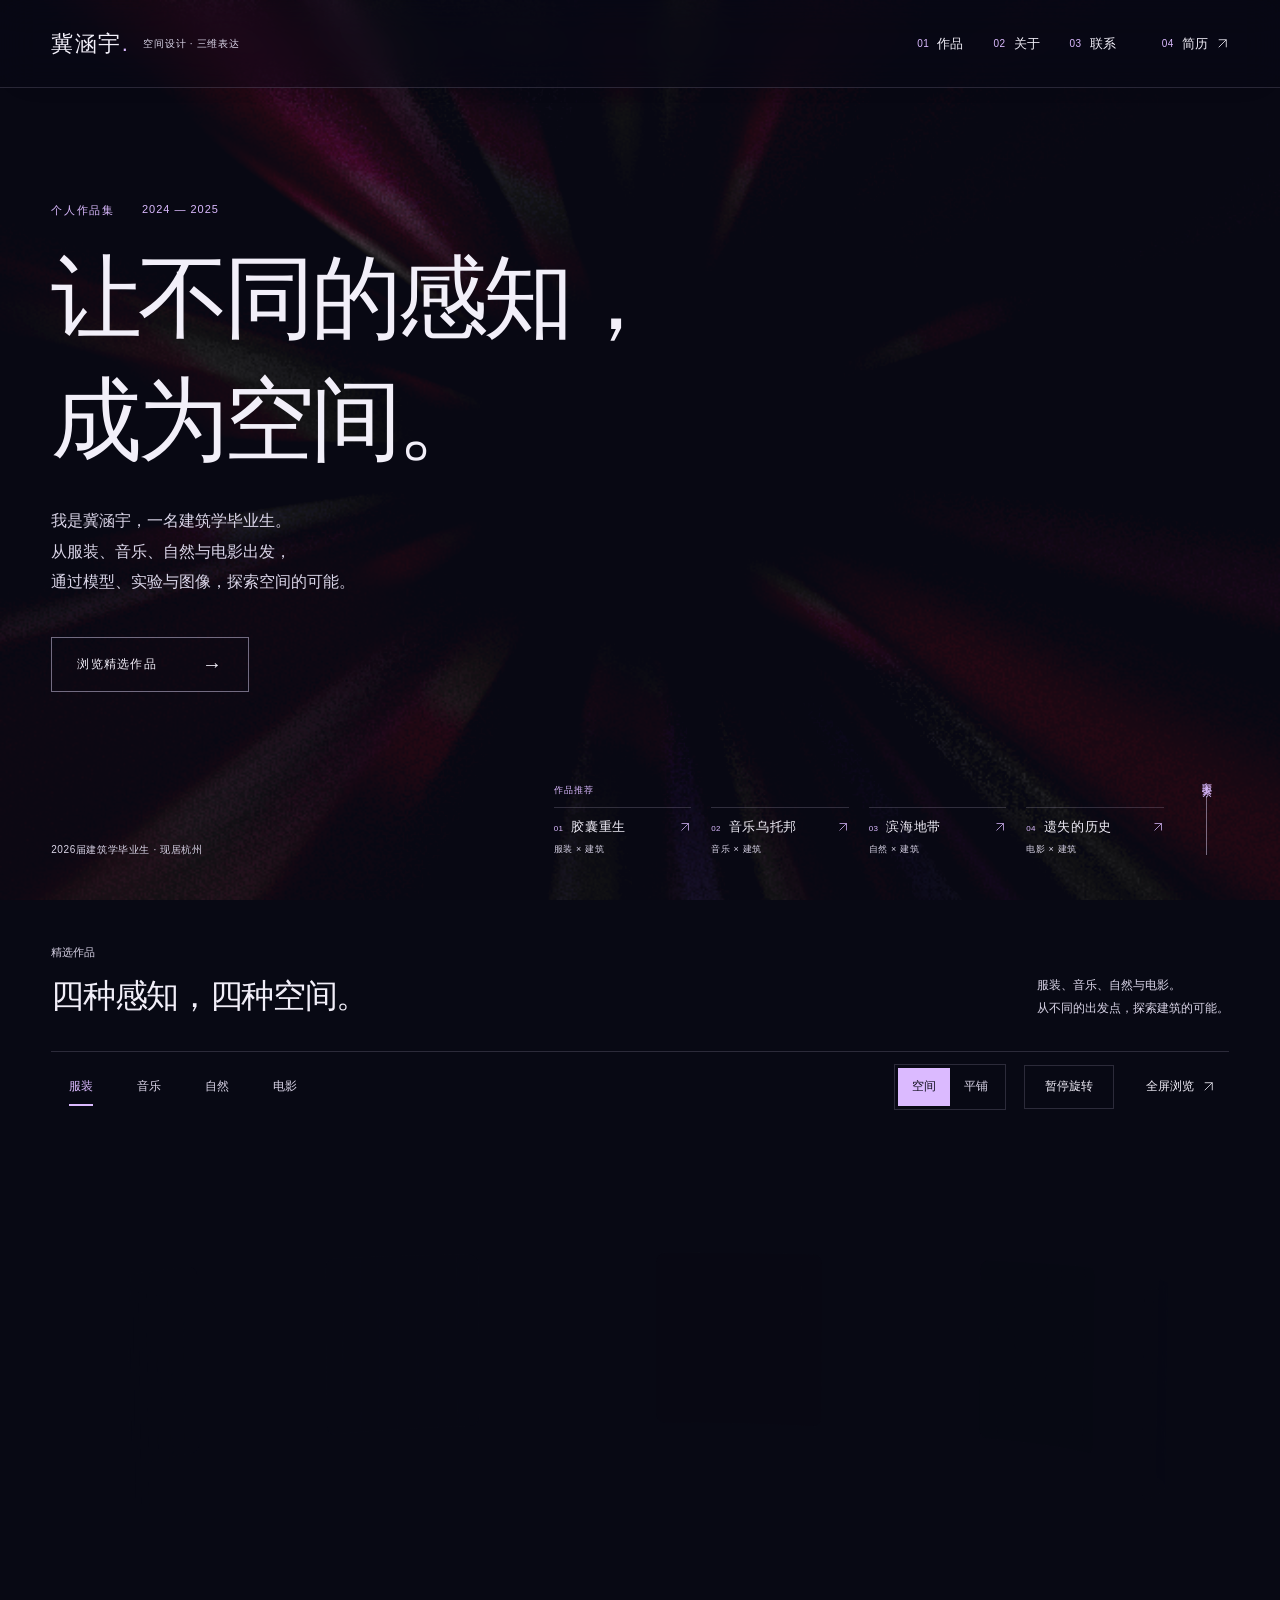
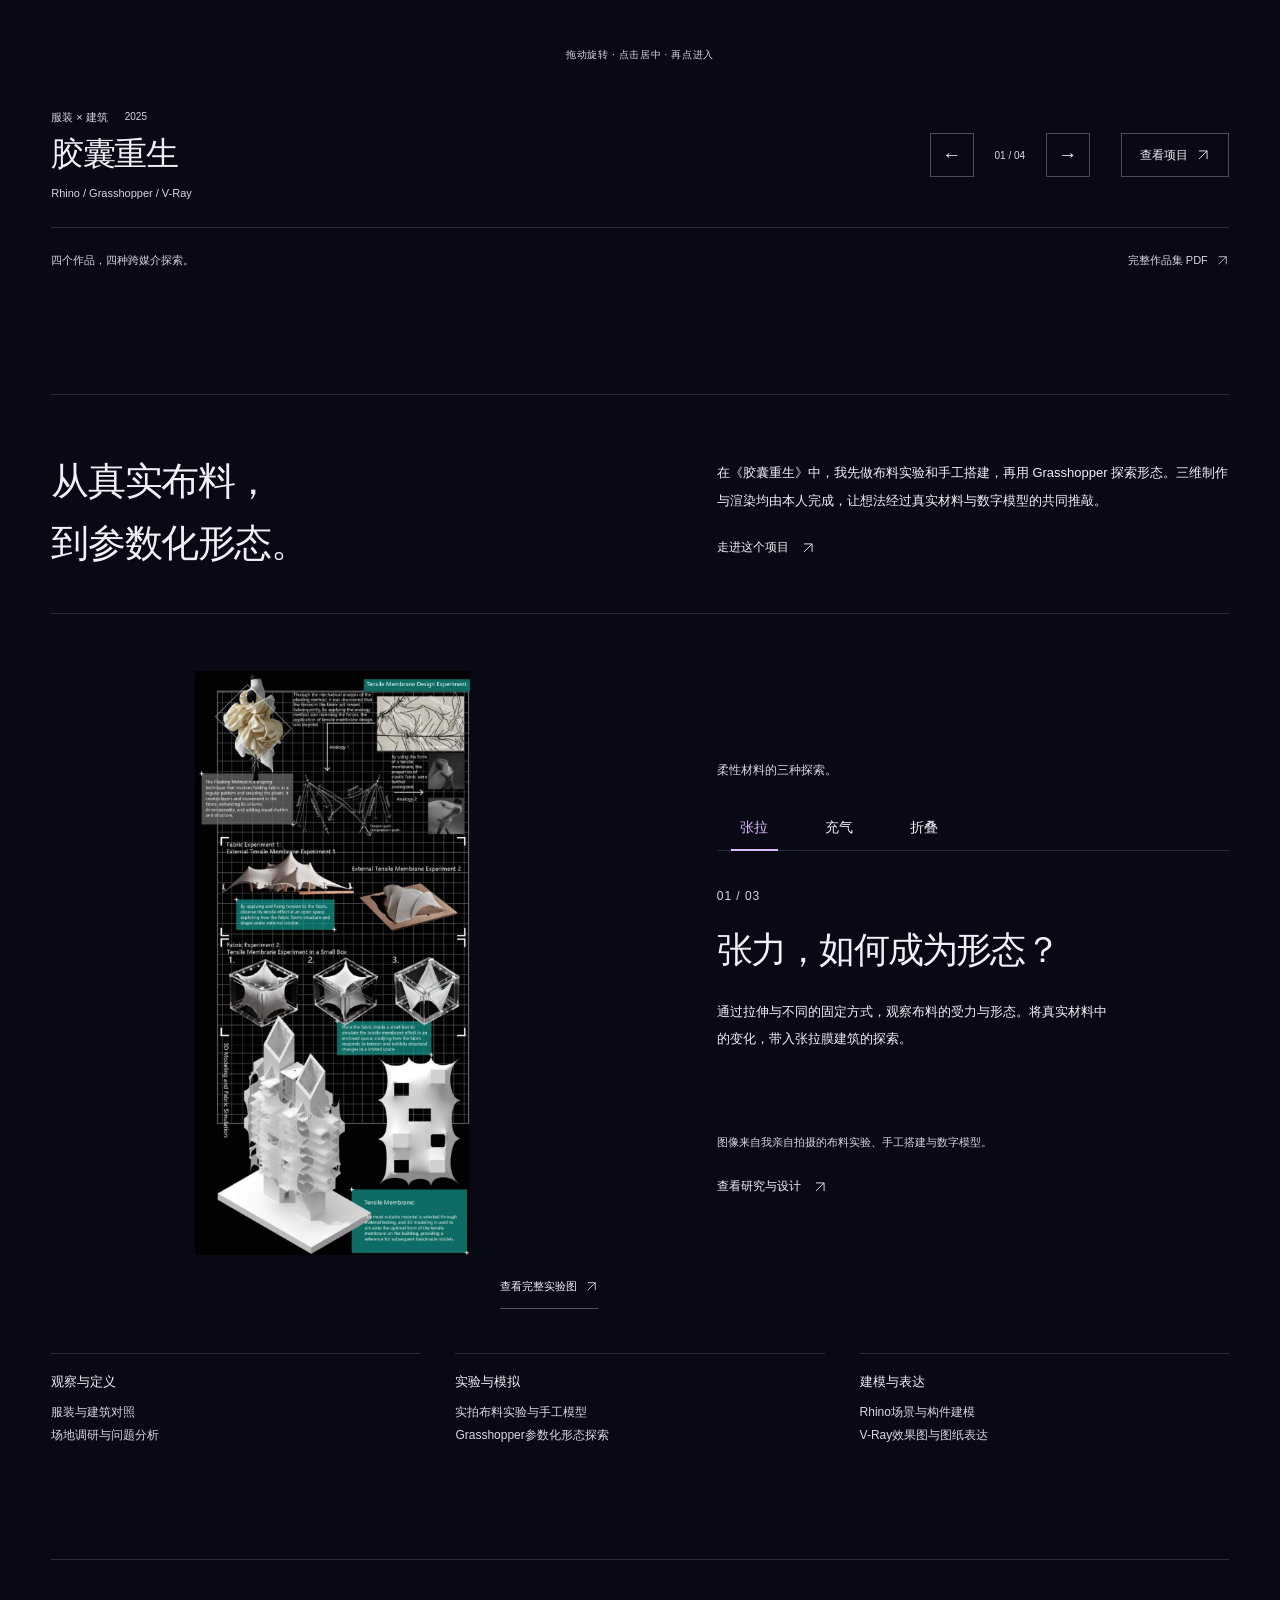
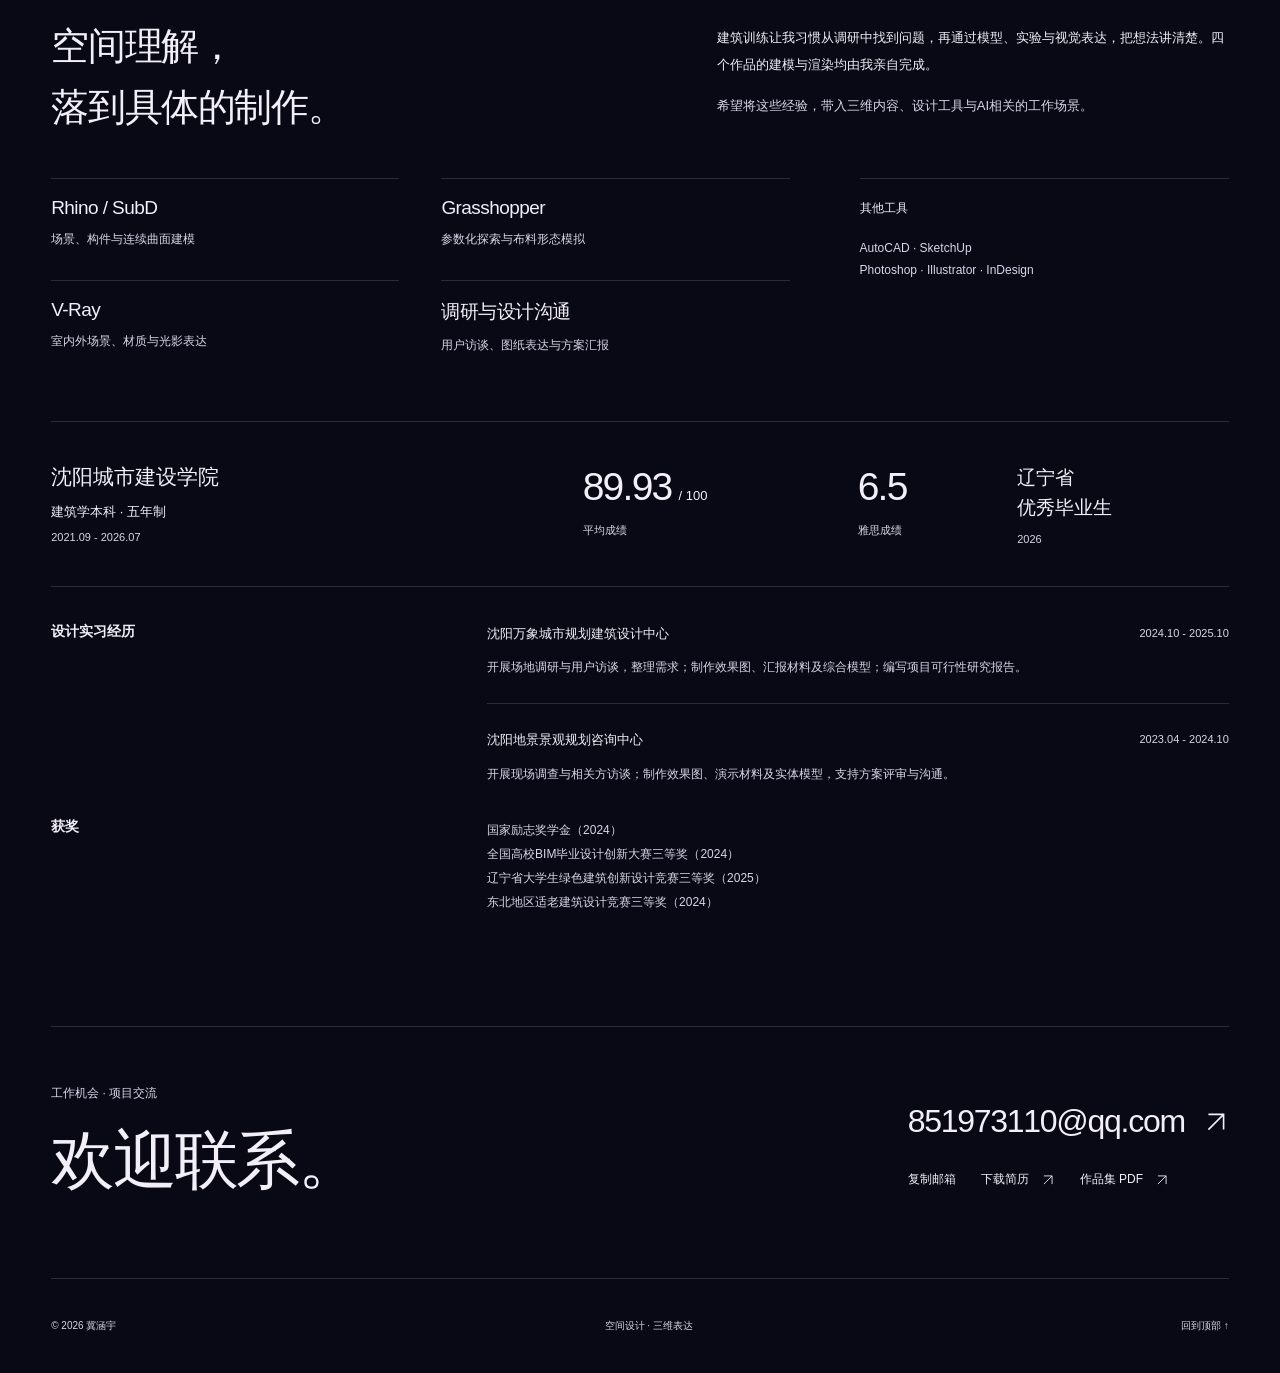
<file: index.html>
<!doctype html>
<html lang="zh-CN"><head><meta charset="utf-8"><meta name="viewport" content="width=device-width,initial-scale=1">
<title>冀涵宇 · 空间设计与三维表达</title><meta name="description" content="建筑学毕业生冀涵宇的个人作品集：服装、音乐、自然与电影的空间转译。Rhino、Grasshopper与V-Ray建模渲染，以及调研、实验与视觉表达。">
<meta name="theme-color" content="#080914"><link rel="icon" href="assets/favicon.svg" type="image/svg+xml">
<link rel="canonical" href="https://misixcro.github.io/ji-hanyu-portfolio/">
<meta property="og:title" content="冀涵宇 · 空间设计与三维表达"><meta property="og:description" content="建筑学毕业生冀涵宇的个人作品集：服装、音乐、自然与电影的空间转译。Rhino、Grasshopper与V-Ray建模渲染，以及调研、实验与视觉表达。">
<meta property="og:type" content="website"><meta property="og:image" content="https://misixcro.github.io/ji-hanyu-portfolio/assets/music-hero.webp">
<meta property="og:locale" content="zh_CN"><meta name="color-scheme" content="dark">
<link rel="stylesheet" href="style.css"><link rel="stylesheet" href="interaction.css"><link rel="stylesheet" href="polish.css"><link rel="stylesheet" href="landing.css"><link rel="stylesheet" href="prismatic.css"><link rel="stylesheet" href="circular-carousel.css"><script src="circular-carousel.js" defer></script><link rel="stylesheet" href="motion.css"><script src="motion.js" defer></script><script src="app.js" defer></script><script src="experience.js" defer></script><script src="details.js" defer></script><script src="landing.js" defer></script><script src="prismatic.js" defer></script></head>
<body class="home-page"><div class="prismatic-background" aria-hidden="true"></div><a class="skip" href="#main">跳至内容</a>
<header class="nav"><a class="identity" href="index.html" aria-label="冀涵宇作品集首页"><b>冀涵宇<span class="identity-dot">.</span></b><span>空间设计 · 三维表达</span></a>
<nav aria-label="主导航"><a href="index.html#work"><span class="nav-number">01</span>作品</a><a href="index.html#about"><span class="nav-number">02</span>关于</a><a href="index.html#contact"><span class="nav-number">03</span>联系</a><a href="assets/ji-hanyu-resume.pdf" class="resume-nav" target="_blank" rel="noopener"><span class="nav-number">04</span>简历 <svg viewBox="0 0 24 24" fill="none" aria-hidden="true"><path d="M5 19 19 5M5 5h14v14" stroke="currentColor" stroke-width="1.5"/></svg></a></nav></header>
<main id="main"><div id="top"></div><section class="landing-hero" aria-labelledby="intro-title">
<div class="landing-content"><p class="landing-kicker">个人作品集 <span>2024 — 2025</span></p><h1 id="intro-title"><span>让不同的感知，</span><span>成为空间。</span></h1><p class="landing-description">我是冀涵宇，一名建筑学毕业生。<br>从服装、音乐、自然与电影出发，<br>通过模型、实验与图像，探索空间的可能。</p><a class="landing-cta" href="#work">浏览精选作品 <span aria-hidden="true">→</span></a></div>
<div class="landing-footer"><span>2026届建筑学毕业生 · 现居杭州</span><div class="landing-projects"><p>作品推荐</p><nav class="landing-project-list" aria-label="首屏作品推荐"><a class="landing-credit" href="capsule-reborn.html"><span class="landing-project-name"><small>01</small>胶囊重生</span><svg viewBox="0 0 24 24" fill="none" aria-hidden="true"><path d="M5 19 19 5M5 5h14v14" stroke="currentColor" stroke-width="1.5"/></svg><span class="landing-project-theme">服装 × 建筑</span></a><a class="landing-credit" href="music-utopia.html"><span class="landing-project-name"><small>02</small>音乐乌托邦</span><svg viewBox="0 0 24 24" fill="none" aria-hidden="true"><path d="M5 19 19 5M5 5h14v14" stroke="currentColor" stroke-width="1.5"/></svg><span class="landing-project-theme">音乐 × 建筑</span></a><a class="landing-credit" href="the-littoral-zone.html"><span class="landing-project-name"><small>03</small>滨海地带</span><svg viewBox="0 0 24 24" fill="none" aria-hidden="true"><path d="M5 19 19 5M5 5h14v14" stroke="currentColor" stroke-width="1.5"/></svg><span class="landing-project-theme">自然 × 建筑</span></a><a class="landing-credit" href="lost-history.html"><span class="landing-project-name"><small>04</small>遗失的历史</span><svg viewBox="0 0 24 24" fill="none" aria-hidden="true"><path d="M5 19 19 5M5 5h14v14" stroke="currentColor" stroke-width="1.5"/></svg><span class="landing-project-theme">电影 × 建筑</span></a></nav></div></div><a class="landing-scroll" href="#work" aria-label="向下浏览精选作品"><span>向下探索</span><i aria-hidden="true"></i></a></section>
<section class="work-section wrap" id="work" aria-label="精选作品" data-view="flat">
<div class="work-introduction"><div><p>精选作品</p><h2>四种感知，四种空间。</h2></div><p>服装、音乐、自然与电影。<br>从不同的出发点，探索建筑的可能。</p></div>
<div class="gallery-toolbar" hidden><div class="gallery-themes" role="group" aria-label="选择作品主题"><button type="button" data-select-project="0" aria-pressed="true">服装</button><button type="button" data-select-project="1" aria-pressed="false">音乐</button><button type="button" data-select-project="2" aria-pressed="false">自然</button><button type="button" data-select-project="3" aria-pressed="false">电影</button></div><div class="gallery-tools"><div class="view-options" role="group" aria-label="浏览方式"><button type="button" data-gallery-view="space" aria-pressed="false">空间</button><button type="button" data-gallery-view="flat" aria-pressed="true">平铺</button></div><button type="button" data-gallery-toggle aria-pressed="false" aria-label="暂停自动旋转">暂停旋转</button><button type="button" class="expand-gallery" data-gallery-expand>全屏浏览 <svg viewBox="0 0 24 24" fill="none" aria-hidden="true"><path d="M5 19 19 5M5 5h14v14" stroke="currentColor" stroke-width="1.5"/></svg></button></div></div>
<div class="filmstrip" aria-label="作品预览"><div class="gallery-floor" aria-hidden="true"></div><a class="work work-capsule" style="--art-ratio:0.66822" href="capsule-reborn.html" data-project="0" data-key="capsule-reborn" data-title="胶囊重生" data-theme="服装 × 建筑" data-year="2025" data-tools="Rhino / Grasshopper / V-Ray"><div class="work-image"><img class="" src="assets/capsule-hero.webp" srcset="assets/capsule-hero-small.webp 650w, assets/capsule-hero.webp 717w" sizes="(max-width: 700px) 82vw, 40vw" width="717" height="1073" alt="胶囊重生 / 服装 × 建筑 / 项目主图" loading="lazy" decoding="async"><span class="work-open">查看项目 <svg viewBox="0 0 24 24" fill="none" aria-hidden="true"><path d="M5 19 19 5M5 5h14v14" stroke="currentColor" stroke-width="1.5"/></svg></span></div><div class="work-caption"><div><h3>胶囊重生</h3><p>服装 × 建筑</p></div><span>2025 <svg viewBox="0 0 24 24" fill="none" aria-hidden="true"><path d="M5 19 19 5M5 5h14v14" stroke="currentColor" stroke-width="1.5"/></svg></span></div></a><a class="work work-music" style="--art-ratio:1.00000" href="music-utopia.html" data-project="1" data-key="music-utopia" data-title="音乐乌托邦" data-theme="音乐 × 建筑" data-year="2024" data-tools="Rhino / V-Ray"><div class="work-image"><img class="" src="assets/music-hero.webp" srcset="assets/music-hero-small.webp 650w, assets/music-hero.webp 1520w" sizes="(max-width: 700px) 82vw, 40vw" width="1520" height="1520" alt="音乐乌托邦 / 音乐 × 建筑 / 项目主图" loading="lazy" decoding="async"><span class="work-open">查看项目 <svg viewBox="0 0 24 24" fill="none" aria-hidden="true"><path d="M5 19 19 5M5 5h14v14" stroke="currentColor" stroke-width="1.5"/></svg></span></div><div class="work-caption"><div><h3>音乐乌托邦</h3><p>音乐 × 建筑</p></div><span>2024 <svg viewBox="0 0 24 24" fill="none" aria-hidden="true"><path d="M5 19 19 5M5 5h14v14" stroke="currentColor" stroke-width="1.5"/></svg></span></div></a><a class="work work-littoral" style="--art-ratio:0.67222" href="the-littoral-zone.html" data-project="2" data-key="the-littoral-zone" data-title="滨海地带" data-theme="自然 × 建筑" data-year="2025" data-tools="Rhino SubD / V-Ray"><div class="work-image"><img class="" src="assets/littoral-hero.webp" srcset="assets/littoral-hero-small.webp 646w, assets/littoral-hero.webp 646w" sizes="(max-width: 700px) 82vw, 40vw" width="646" height="961" alt="滨海地带 / 自然 × 建筑 / 项目主图" loading="lazy" decoding="async"><span class="work-open">查看项目 <svg viewBox="0 0 24 24" fill="none" aria-hidden="true"><path d="M5 19 19 5M5 5h14v14" stroke="currentColor" stroke-width="1.5"/></svg></span></div><div class="work-caption"><div><h3>滨海地带</h3><p>自然 × 建筑</p></div><span>2025 <svg viewBox="0 0 24 24" fill="none" aria-hidden="true"><path d="M5 19 19 5M5 5h14v14" stroke="currentColor" stroke-width="1.5"/></svg></span></div></a><a class="work work-lost" style="--art-ratio:1.00000" href="lost-history.html" data-project="3" data-key="lost-history" data-title="遗失的历史" data-theme="电影 × 建筑" data-year="2025" data-tools="Rhino / V-Ray"><div class="work-image"><img class="" src="assets/lost-hero.webp" srcset="assets/lost-hero-small.webp 650w, assets/lost-hero.webp 1520w" sizes="(max-width: 700px) 82vw, 40vw" width="1520" height="1520" alt="遗失的历史 / 电影 × 建筑 / 项目主图" loading="lazy" decoding="async"><span class="work-open">查看项目 <svg viewBox="0 0 24 24" fill="none" aria-hidden="true"><path d="M5 19 19 5M5 5h14v14" stroke="currentColor" stroke-width="1.5"/></svg></span></div><div class="work-caption"><div><h3>遗失的历史</h3><p>电影 × 建筑</p></div><span>2025 <svg viewBox="0 0 24 24" fill="none" aria-hidden="true"><path d="M5 19 19 5M5 5h14v14" stroke="currentColor" stroke-width="1.5"/></svg></span></div></a><span class="gallery-drag-hint" aria-hidden="true">拖动旋转 · 点击居中 · 再点进入</span></div>
<div class="gallery-status" hidden><div aria-live="polite" aria-atomic="true"><p class="gallery-current-theme">服装 × 建筑 <span>2025</span></p><h2 class="gallery-current-title">胶囊重生</h2><p class="gallery-current-tools">Rhino / Grasshopper / V-Ray</p></div><div class="gallery-navigation"><button type="button" data-gallery-prev aria-label="上一个作品">←</button><span data-gallery-position>01 / 04</span><button type="button" data-gallery-next aria-label="下一个作品">→</button><a class="gallery-project-link" href="capsule-reborn.html">查看项目 <svg viewBox="0 0 24 24" fill="none" aria-hidden="true"><path d="M5 19 19 5M5 5h14v14" stroke="currentColor" stroke-width="1.5"/></svg></a></div></div>
<div class="work-meta"><span>四个作品，四种跨媒介探索。</span><span class="mobile-hint">左右滑动浏览作品 →</span><a href="assets/ji-hanyu-portfolio.pdf" target="_blank" rel="noopener">完整作品集 PDF <svg viewBox="0 0 24 24" fill="none" aria-hidden="true"><path d="M5 19 19 5M5 5h14v14" stroke="currentColor" stroke-width="1.5"/></svg></a></div></section>
<dialog class="gallery-dialog" aria-label="沉浸作品画廊"><div data-gallery-mount></div></dialog>
<section class="feature wrap section" id="process"><div class="section-heading"><h2>从真实布料，<br>到参数化形态。</h2><div><p>在《胶囊重生》中，我先做布料实验和手工搭建，再用 Grasshopper 探索形态。三维制作与渲染均由本人完成，让想法经过真实材料与数字模型的共同推敲。</p><a class="text-link" href="capsule-reborn.html">走进这个项目 <svg viewBox="0 0 24 24" fill="none" aria-hidden="true"><path d="M5 19 19 5M5 5h14v14" stroke="currentColor" stroke-width="1.5"/></svg></a></div></div>
<div class="fabric-lab" data-lab-index="0"><div class="lab-visual"><div class="lab-window"><img class="lab-sheet" src="assets/board-05.webp" srcset="assets/board-05-small.webp 1100w, assets/board-05.webp 2398w" sizes="(max-width: 700px) 100vw, 90vw" width="2398" height="1696" alt="胶囊重生 / 三组真实布料实验" loading="lazy" decoding="async"></div><a class="lab-original" href="assets/board-05.webp" data-lightbox data-caption="胶囊重生 / 张拉、充气与折叠布料实验">查看完整实验图 <svg viewBox="0 0 24 24" fill="none" aria-hidden="true"><path d="M5 19 19 5M5 5h14v14" stroke="currentColor" stroke-width="1.5"/></svg></a></div><div class="lab-content"><p class="lab-kicker">柔性材料的三种探索。</p><div class="lab-tabs" role="group" aria-label="选择布料实验"><button type="button" data-lab-select="0" aria-pressed="true">张拉</button><button type="button" data-lab-select="1" aria-pressed="false">充气</button><button type="button" data-lab-select="2" aria-pressed="false">折叠</button></div><div class="lab-story" aria-live="polite"><span class="lab-count">01 / 03</span><h3 data-lab-title>张力，如何成为形态？</h3><p data-lab-description>通过拉伸与不同的固定方式，观察布料的受力与形态。将真实材料中的变化，带入张拉膜建筑的探索。</p></div><p class="lab-caption">图像来自我亲自拍摄的布料实验、手工搭建与数字模型。</p><a class="text-link" href="capsule-reborn.html">查看研究与设计 <svg viewBox="0 0 24 24" fill="none" aria-hidden="true"><path d="M5 19 19 5M5 5h14v14" stroke="currentColor" stroke-width="1.5"/></svg></a></div></div>
<div class="process-line"><p><b>观察与定义</b><span>服装与建筑对照<br>场地调研与问题分析</span></p><p><b>实验与模拟</b><span>实拍布料实验与手工模型<br>Grasshopper参数化形态探索</span></p><p><b>建模与表达</b><span>Rhino场景与构件建模<br>V-Ray效果图与图纸表达</span></p></div></section>
<section class="about wrap section" id="about"><div class="section-heading"><h2>空间理解，<br>落到具体的制作。</h2><div><p>建筑训练让我习惯从调研中找到问题，再通过模型、实验与视觉表达，把想法讲清楚。四个作品的建模与渲染均由我亲自完成。</p><p class="subtle">希望将这些经验，带入三维内容、设计工具与AI相关的工作场景。</p></div></div>
<div class="capabilities"><dl><div><dt>Rhino / SubD</dt><dd>场景、构件与连续曲面建模</dd></div><div><dt>Grasshopper</dt><dd>参数化探索与布料形态模拟</dd></div><div><dt>V-Ray</dt><dd>室内外场景、材质与光影表达</dd></div><div><dt>调研与设计沟通</dt><dd>用户访谈、图纸表达与方案汇报</dd></div></dl><p class="support-tools">其他工具<br><span>AutoCAD · SketchUp<br>Photoshop · Illustrator · InDesign</span></p></div>
<div class="education"><div><h3>沈阳城市建设学院</h3><p>建筑学本科 · 五年制</p><span>2021.09 - 2026.07</span></div><div class="education-facts"><p><b>89.93<small>/ 100</small></b><span>平均成绩</span></p><p><b>6.5</b><span>雅思成绩</span></p><p class="education-honor"><b>辽宁省<br>优秀毕业生</b><span>2026</span></p></div></div>
<div class="experience"><h3>设计实习经历</h3><div><article><div><h4>沈阳万象城市规划建筑设计中心</h4><span>2024.10 - 2025.10</span></div><p>开展场地调研与用户访谈，整理需求；制作效果图、汇报材料及综合模型；编写项目可行性研究报告。</p></article><article><div><h4>沈阳地景景观规划咨询中心</h4><span>2023.04 - 2024.10</span></div><p>开展现场调查与相关方访谈；制作效果图、演示材料及实体模型，支持方案评审与沟通。</p></article></div></div>
<div class="awards"><h3>获奖</h3><p>国家励志奖学金（2024）<br>全国高校BIM毕业设计创新大赛三等奖（2024）<br>辽宁省大学生绿色建筑创新设计竞赛三等奖（2025）<br>东北地区适老建筑设计竞赛三等奖（2024）</p></div></section>
<section class="contact wrap section" id="contact"><div><p>工作机会 · 项目交流</p><h2>欢迎联系。</h2></div><div><a class="email" href="mailto:851973110@qq.com">851973110@qq.com <svg viewBox="0 0 24 24" fill="none" aria-hidden="true"><path d="M5 19 19 5M5 5h14v14" stroke="currentColor" stroke-width="1.5"/></svg></a><div class="contact-links"><button type="button" class="text-link" data-copy="851973110@qq.com">复制邮箱</button><a class="text-link" href="assets/ji-hanyu-resume.pdf" target="_blank" rel="noopener">下载简历 <svg viewBox="0 0 24 24" fill="none" aria-hidden="true"><path d="M5 19 19 5M5 5h14v14" stroke="currentColor" stroke-width="1.5"/></svg></a><a class="text-link" href="assets/ji-hanyu-portfolio.pdf" target="_blank" rel="noopener">作品集 PDF <svg viewBox="0 0 24 24" fill="none" aria-hidden="true"><path d="M5 19 19 5M5 5h14v14" stroke="currentColor" stroke-width="1.5"/></svg></a></div></div></section></main>
<footer class="footer"><span>© 2026 冀涵宇</span><a href="index.html#work">空间设计 · 三维表达</a><a href="#top">回到顶部 ↑</a></footer>
<dialog class="lightbox" aria-labelledby="lightbox-caption"><div class="lightbox-toolbar"><p id="lightbox-caption"></p><div class="lightbox-actions"><button type="button" data-zoom aria-label="放大图片" aria-pressed="false">放大</button><a data-original target="_blank" rel="noopener">原图 <svg viewBox="0 0 24 24" fill="none" aria-hidden="true"><path d="M5 19 19 5M5 5h14v14" stroke="currentColor" stroke-width="1.5"/></svg></a><button type="button" data-close aria-label="关闭图片预览">关闭 ×</button></div></div><div class="lightbox-stage"><img alt=""><span class="lightbox-loading" role="status" hidden>正在载入图片…</span></div><div class="lightbox-thumbnails" role="group" aria-label="选择项目图片"></div><div class="lightbox-bottom"><button type="button" data-prev aria-label="上一张图片">← 上一张</button><span data-position></span><button type="button" data-next aria-label="下一张图片">下一张 →</button><span class="lightbox-shortcuts">方向键切换 · + 放大 · 0 还原 · Esc 关闭</span></div></dialog>
<div class="toast" role="status" aria-live="polite"></div></body></html>
</file>
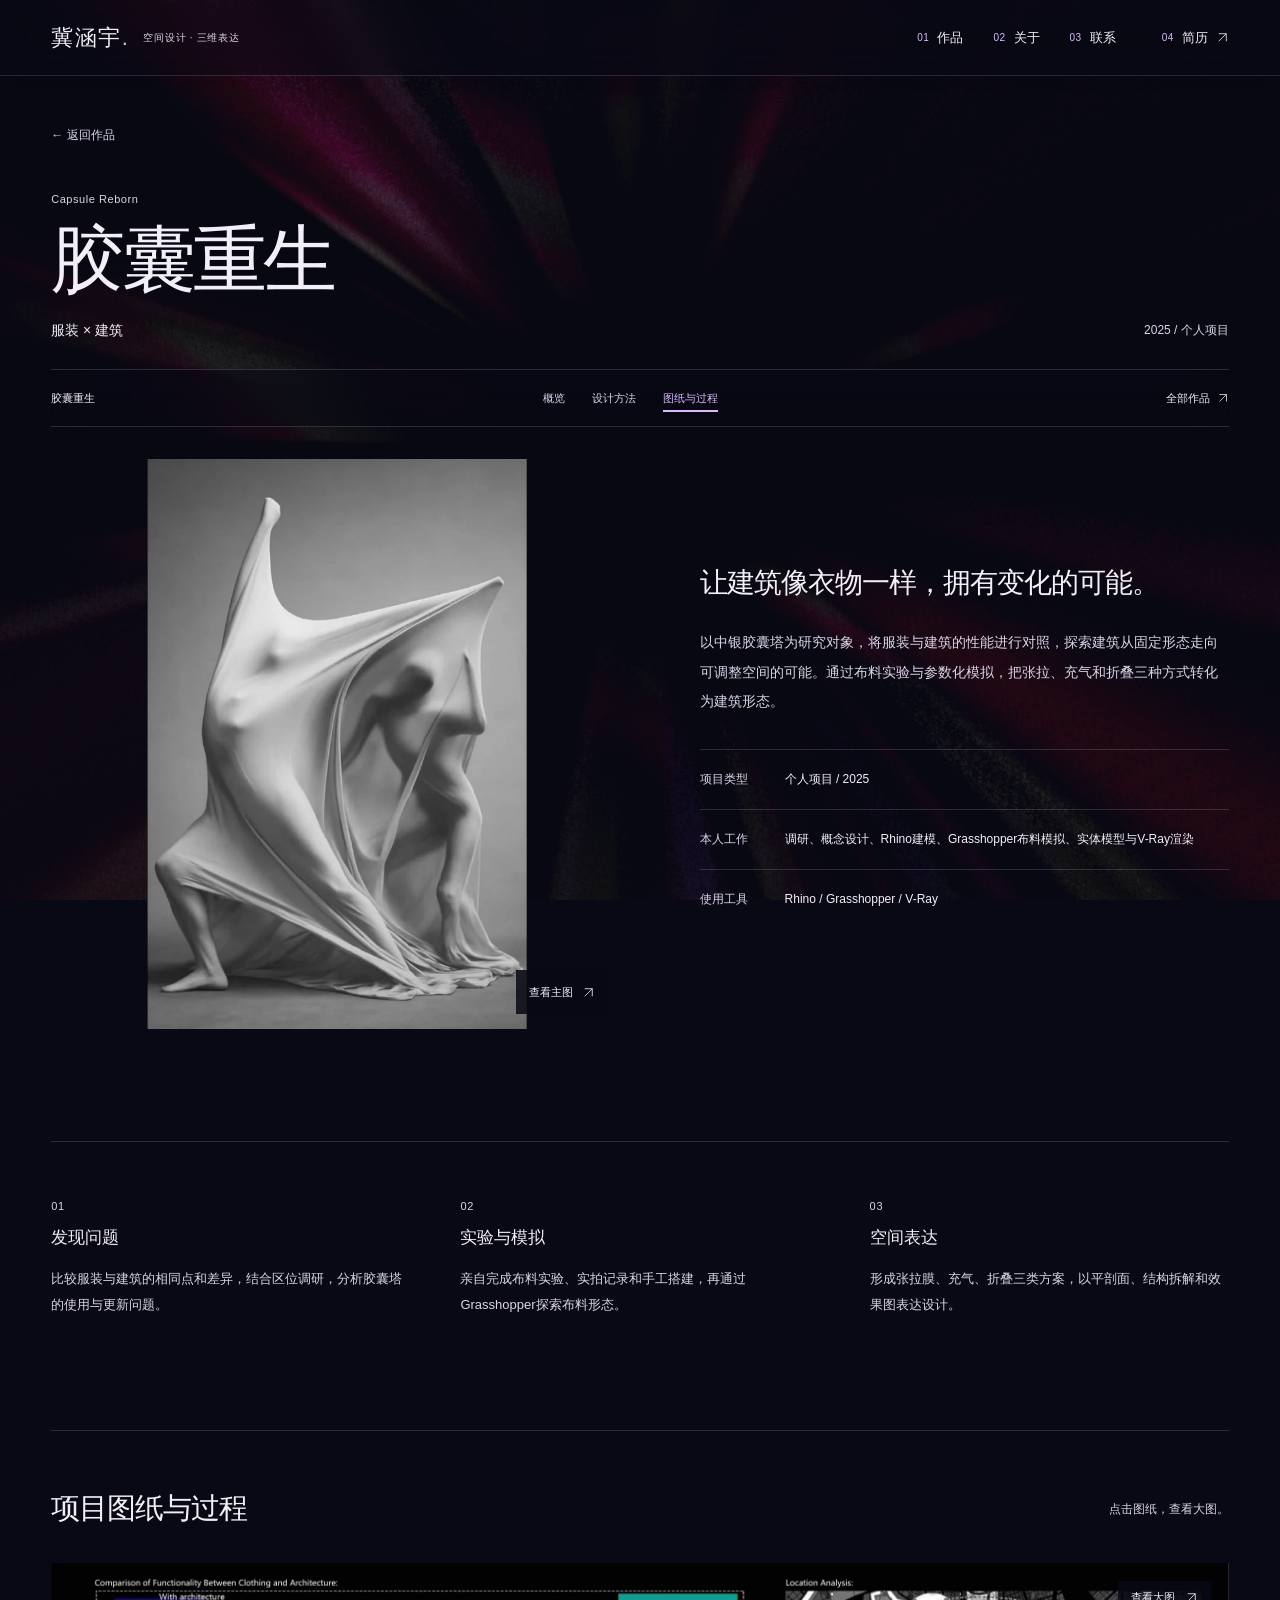
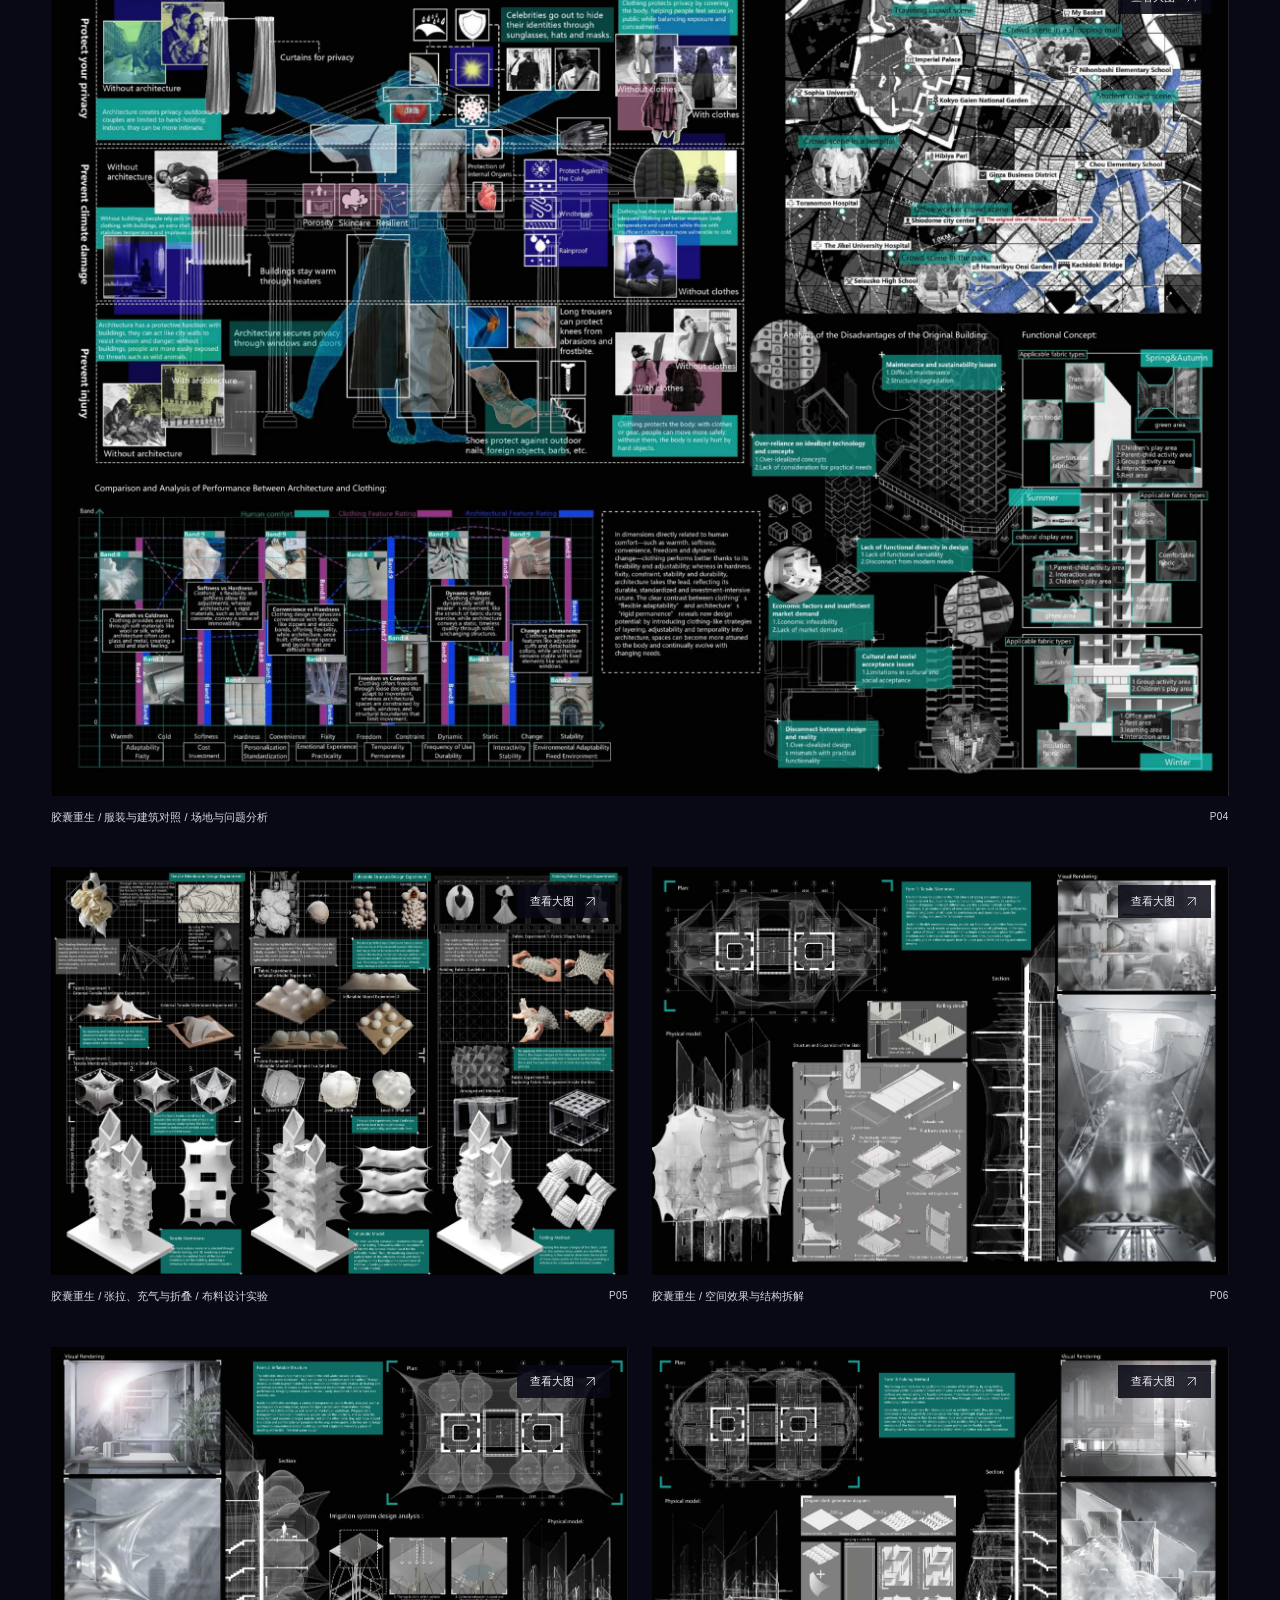
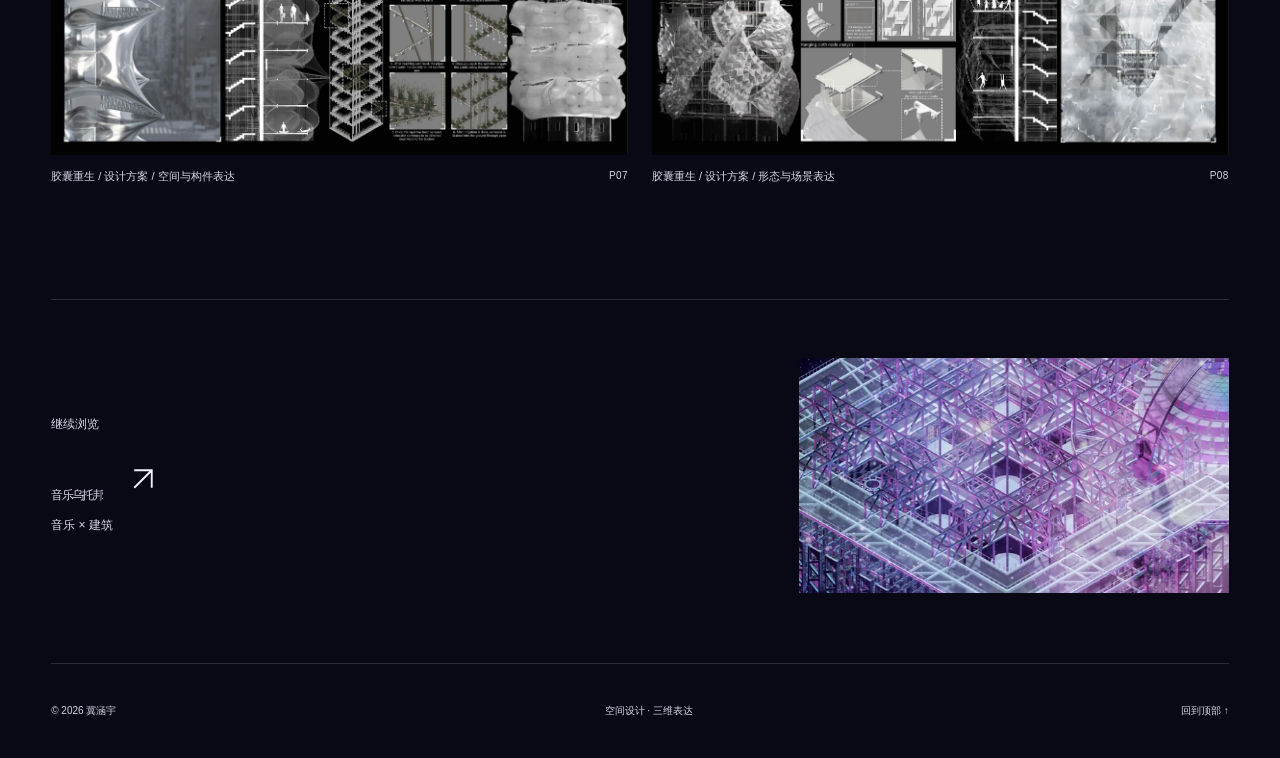
<file: capsule-reborn.html>
<!doctype html>
<html lang="zh-CN"><head><meta charset="utf-8"><meta name="viewport" content="width=device-width,initial-scale=1">
<title>胶囊重生 · 冀涵宇作品集</title><meta name="description" content="以中银胶囊塔为研究对象，将服装与建筑的性能进行对照，探索建筑从固定形态走向可调整空间的可能。通过布料实验与参数化模拟，把张拉、充气和折叠三种方式转化为建筑形态。">
<meta name="theme-color" content="#080914"><link rel="icon" href="assets/favicon.svg" type="image/svg+xml">
<link rel="canonical" href="https://misixcro.github.io/ji-hanyu-portfolio/capsule-reborn.html">
<meta property="og:title" content="胶囊重生 · 冀涵宇作品集"><meta property="og:description" content="以中银胶囊塔为研究对象，将服装与建筑的性能进行对照，探索建筑从固定形态走向可调整空间的可能。通过布料实验与参数化模拟，把张拉、充气和折叠三种方式转化为建筑形态。">
<meta property="og:type" content="website"><meta property="og:image" content="https://misixcro.github.io/ji-hanyu-portfolio/assets/capsule-hero.webp">
<meta property="og:locale" content="zh_CN"><meta name="color-scheme" content="dark">
<link rel="stylesheet" href="style.css"><link rel="stylesheet" href="interaction.css"><link rel="stylesheet" href="polish.css"><link rel="stylesheet" href="landing.css"><link rel="stylesheet" href="prismatic.css"><link rel="stylesheet" href="motion.css"><script src="motion.js" defer></script><script src="app.js" defer></script><script src="experience.js" defer></script><script src="details.js" defer></script><script src="landing.js" defer></script><script src="prismatic.js" defer></script></head>
<body class="project-page"><div class="prismatic-background" aria-hidden="true"></div><a class="skip" href="#main">跳至内容</a>
<header class="nav"><a class="identity" href="index.html" aria-label="冀涵宇作品集首页"><b>冀涵宇<span class="identity-dot">.</span></b><span>空间设计 · 三维表达</span></a>
<nav aria-label="主导航"><a href="index.html#work"><span class="nav-number">01</span>作品</a><a href="index.html#about"><span class="nav-number">02</span>关于</a><a href="index.html#contact"><span class="nav-number">03</span>联系</a><a href="assets/ji-hanyu-resume.pdf" class="resume-nav" target="_blank" rel="noopener"><span class="nav-number">04</span>简历 <svg viewBox="0 0 24 24" fill="none" aria-hidden="true"><path d="M5 19 19 5M5 5h14v14" stroke="currentColor" stroke-width="1.5"/></svg></a></nav></header>
<main id="main" class="case"><div id="top"></div><header class="case-heading wrap"><a class="back" href="index.html#work">← 返回作品</a><div><p class="case-original" lang="en">Capsule Reborn</p><h1>胶囊重生</h1><p>服装 × 建筑<span>2025 / 个人项目</span></p></div></header>
<nav class="case-chapters wrap" aria-label="项目章节"><span>胶囊重生</span><div><a href="#overview">概览</a><a href="#method">设计方法</a><a href="#drawings">图纸与过程</a></div><a href="index.html?project=capsule-reborn#work">全部作品 <svg viewBox="0 0 24 24" fill="none" aria-hidden="true"><path d="M5 19 19 5M5 5h14v14" stroke="currentColor" stroke-width="1.5"/></svg></a><div class="chapter-progress" aria-hidden="true"></div></nav>
<section class="case-overview wrap" id="overview"><figure class="case-hero case-hero-capsule"><a href="assets/capsule-hero.webp" data-lightbox data-thumbnail="assets/capsule-hero-small.webp" data-caption="胶囊重生 / 项目主图" aria-label="放大查看胶囊重生主图"><img class="" src="assets/capsule-hero.webp" srcset="assets/capsule-hero-small.webp 650w, assets/capsule-hero.webp 717w" sizes="(max-width: 700px) 82vw, 40vw" width="717" height="1073" alt="胶囊重生项目主图" loading="eager" decoding="async" fetchpriority="high"><span class="hero-zoom">查看主图 <svg viewBox="0 0 24 24" fill="none" aria-hidden="true"><path d="M5 19 19 5M5 5h14v14" stroke="currentColor" stroke-width="1.5"/></svg></span></a></figure><div class="case-brief"><h2>让建筑像衣物一样，拥有变化的可能。</h2><p>以中银胶囊塔为研究对象，将服装与建筑的性能进行对照，探索建筑从固定形态走向可调整空间的可能。通过布料实验与参数化模拟，把张拉、充气和折叠三种方式转化为建筑形态。</p><dl><div><dt>项目类型</dt><dd>个人项目 / 2025</dd></div><div><dt>本人工作</dt><dd>调研、概念设计、Rhino建模、Grasshopper布料模拟、实体模型与V-Ray渲染</dd></div><div><dt>使用工具</dt><dd>Rhino / Grasshopper / V-Ray</dd></div></dl></div></section>
<section class="case-process wrap section" id="method" aria-label="项目方法"><div><h3>发现问题</h3><p>比较服装与建筑的相同点和差异，结合区位调研，分析胶囊塔的使用与更新问题。</p></div><div><h3>实验与模拟</h3><p>亲自完成布料实验、实拍记录和手工搭建，再通过Grasshopper探索布料形态。</p></div><div><h3>空间表达</h3><p>形成张拉膜、充气、折叠三类方案，以平剖面、结构拆解和效果图表达设计。</p></div></section>
<section class="case-gallery wrap section" id="drawings"><div class="gallery-title"><h2>项目图纸与过程</h2><p>点击图纸，查看大图。</p></div><div class="gallery" data-sheets="5"><figure class="sheet " id="sheet-4"><a class="sheet-open" href="assets/board-04.webp" data-lightbox data-thumbnail="assets/board-04-small.webp" data-caption="胶囊重生 / 服装与建筑对照 / 场地与问题分析" aria-label="放大查看：胶囊重生 / 服装与建筑对照 / 场地与问题分析"><img class="" src="assets/board-04.webp" srcset="assets/board-04-small.webp 1100w, assets/board-04.webp 2398w" sizes="(max-width: 700px) 100vw, 90vw" width="2398" height="1696" alt="胶囊重生 / 服装与建筑对照 / 场地与问题分析" loading="lazy" decoding="async"><span class="zoom-cue">查看大图 <svg viewBox="0 0 24 24" fill="none" aria-hidden="true"><path d="M5 19 19 5M5 5h14v14" stroke="currentColor" stroke-width="1.5"/></svg></span></a><figcaption><span>胶囊重生 / 服装与建筑对照 / 场地与问题分析</span><span class="sheet-page">P04</span></figcaption></figure><figure class="sheet " id="sheet-5"><a class="sheet-open" href="assets/board-05.webp" data-lightbox data-thumbnail="assets/board-05-small.webp" data-caption="胶囊重生 / 张拉、充气与折叠 / 布料设计实验" aria-label="放大查看：胶囊重生 / 张拉、充气与折叠 / 布料设计实验"><img class="" src="assets/board-05.webp" srcset="assets/board-05-small.webp 1100w, assets/board-05.webp 2398w" sizes="(max-width: 700px) 100vw, 90vw" width="2398" height="1696" alt="胶囊重生 / 张拉、充气与折叠 / 布料设计实验" loading="lazy" decoding="async"><span class="zoom-cue">查看大图 <svg viewBox="0 0 24 24" fill="none" aria-hidden="true"><path d="M5 19 19 5M5 5h14v14" stroke="currentColor" stroke-width="1.5"/></svg></span></a><figcaption><span>胶囊重生 / 张拉、充气与折叠 / 布料设计实验</span><span class="sheet-page">P05</span></figcaption></figure><figure class="sheet " id="sheet-6"><a class="sheet-open" href="assets/board-06.webp" data-lightbox data-thumbnail="assets/board-06-small.webp" data-caption="胶囊重生 / 空间效果与结构拆解" aria-label="放大查看：胶囊重生 / 空间效果与结构拆解"><img class="" src="assets/board-06.webp" srcset="assets/board-06-small.webp 1100w, assets/board-06.webp 2398w" sizes="(max-width: 700px) 100vw, 90vw" width="2398" height="1696" alt="胶囊重生 / 空间效果与结构拆解" loading="lazy" decoding="async"><span class="zoom-cue">查看大图 <svg viewBox="0 0 24 24" fill="none" aria-hidden="true"><path d="M5 19 19 5M5 5h14v14" stroke="currentColor" stroke-width="1.5"/></svg></span></a><figcaption><span>胶囊重生 / 空间效果与结构拆解</span><span class="sheet-page">P06</span></figcaption></figure><figure class="sheet " id="sheet-7"><a class="sheet-open" href="assets/board-07.webp" data-lightbox data-thumbnail="assets/board-07-small.webp" data-caption="胶囊重生 / 设计方案 / 空间与构件表达" aria-label="放大查看：胶囊重生 / 设计方案 / 空间与构件表达"><img class="" src="assets/board-07.webp" srcset="assets/board-07-small.webp 1100w, assets/board-07.webp 2398w" sizes="(max-width: 700px) 100vw, 90vw" width="2398" height="1696" alt="胶囊重生 / 设计方案 / 空间与构件表达" loading="lazy" decoding="async"><span class="zoom-cue">查看大图 <svg viewBox="0 0 24 24" fill="none" aria-hidden="true"><path d="M5 19 19 5M5 5h14v14" stroke="currentColor" stroke-width="1.5"/></svg></span></a><figcaption><span>胶囊重生 / 设计方案 / 空间与构件表达</span><span class="sheet-page">P07</span></figcaption></figure><figure class="sheet " id="sheet-8"><a class="sheet-open" href="assets/board-08.webp" data-lightbox data-thumbnail="assets/board-08-small.webp" data-caption="胶囊重生 / 设计方案 / 形态与场景表达" aria-label="放大查看：胶囊重生 / 设计方案 / 形态与场景表达"><img class="" src="assets/board-08.webp" srcset="assets/board-08-small.webp 1100w, assets/board-08.webp 2398w" sizes="(max-width: 700px) 100vw, 90vw" width="2398" height="1696" alt="胶囊重生 / 设计方案 / 形态与场景表达" loading="lazy" decoding="async"><span class="zoom-cue">查看大图 <svg viewBox="0 0 24 24" fill="none" aria-hidden="true"><path d="M5 19 19 5M5 5h14v14" stroke="currentColor" stroke-width="1.5"/></svg></span></a><figcaption><span>胶囊重生 / 设计方案 / 形态与场景表达</span><span class="sheet-page">P08</span></figcaption></figure></div></section>
<section class="next-project wrap section"><div><p>继续浏览</p><a href="music-utopia.html"><h2>音乐乌托邦</h2><svg viewBox="0 0 24 24" fill="none" aria-hidden="true"><path d="M5 19 19 5M5 5h14v14" stroke="currentColor" stroke-width="1.5"/></svg></a><span>音乐 × 建筑</span></div><a class="next-image" href="music-utopia.html" aria-label="查看音乐乌托邦"><img class="" src="assets/music-hero.webp" srcset="assets/music-hero-small.webp 650w, assets/music-hero.webp 1520w" sizes="(max-width: 700px) 82vw, 40vw" width="1520" height="1520" alt="音乐乌托邦" loading="lazy" decoding="async"></a></section></main>
<footer class="footer"><span>© 2026 冀涵宇</span><a href="index.html#work">空间设计 · 三维表达</a><a href="#top">回到顶部 ↑</a></footer>
<dialog class="lightbox" aria-labelledby="lightbox-caption"><div class="lightbox-toolbar"><p id="lightbox-caption"></p><div class="lightbox-actions"><button type="button" data-zoom aria-label="放大图片" aria-pressed="false">放大</button><a data-original target="_blank" rel="noopener">原图 <svg viewBox="0 0 24 24" fill="none" aria-hidden="true"><path d="M5 19 19 5M5 5h14v14" stroke="currentColor" stroke-width="1.5"/></svg></a><button type="button" data-close aria-label="关闭图片预览">关闭 ×</button></div></div><div class="lightbox-stage"><img alt=""><span class="lightbox-loading" role="status" hidden>正在载入图片…</span></div><div class="lightbox-thumbnails" role="group" aria-label="选择项目图片"></div><div class="lightbox-bottom"><button type="button" data-prev aria-label="上一张图片">← 上一张</button><span data-position></span><button type="button" data-next aria-label="下一张图片">下一张 →</button><span class="lightbox-shortcuts">方向键切换 · + 放大 · 0 还原 · Esc 关闭</span></div></dialog>
<div class="toast" role="status" aria-live="polite"></div></body></html>
</file>
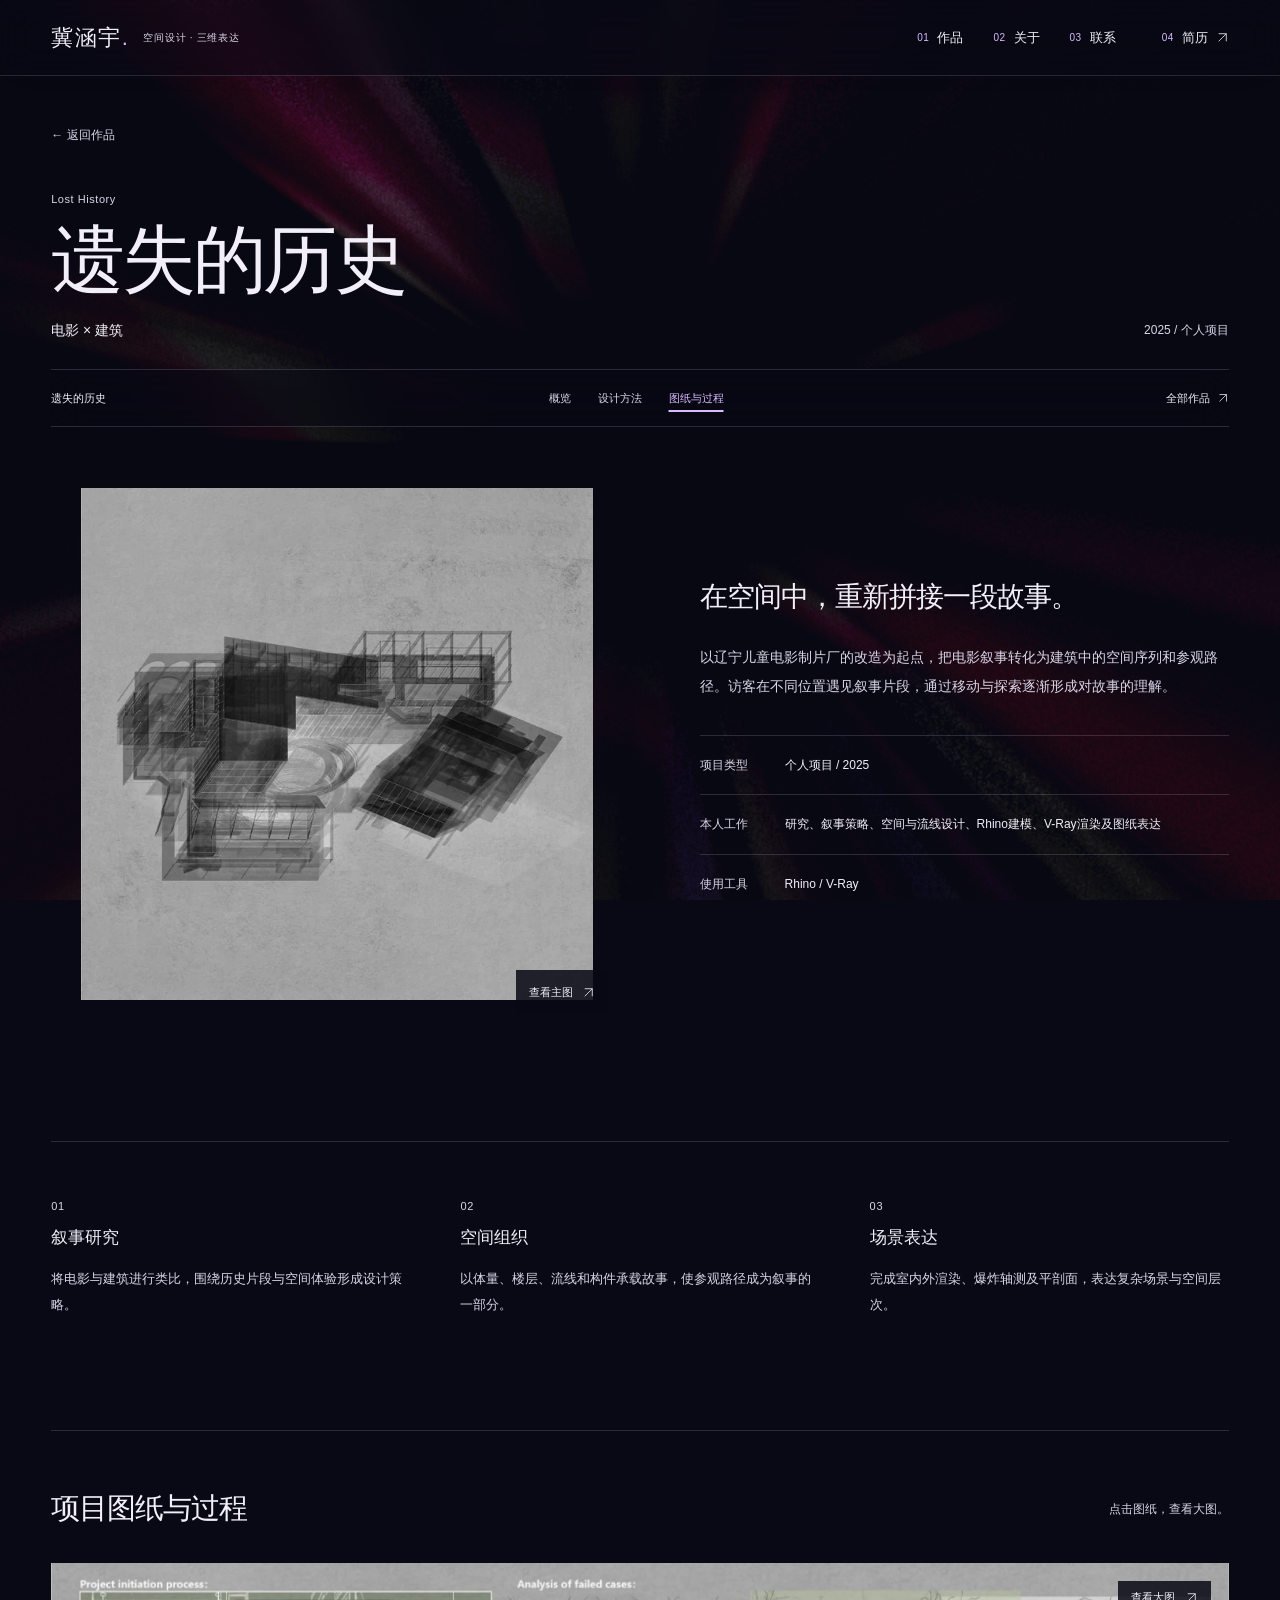
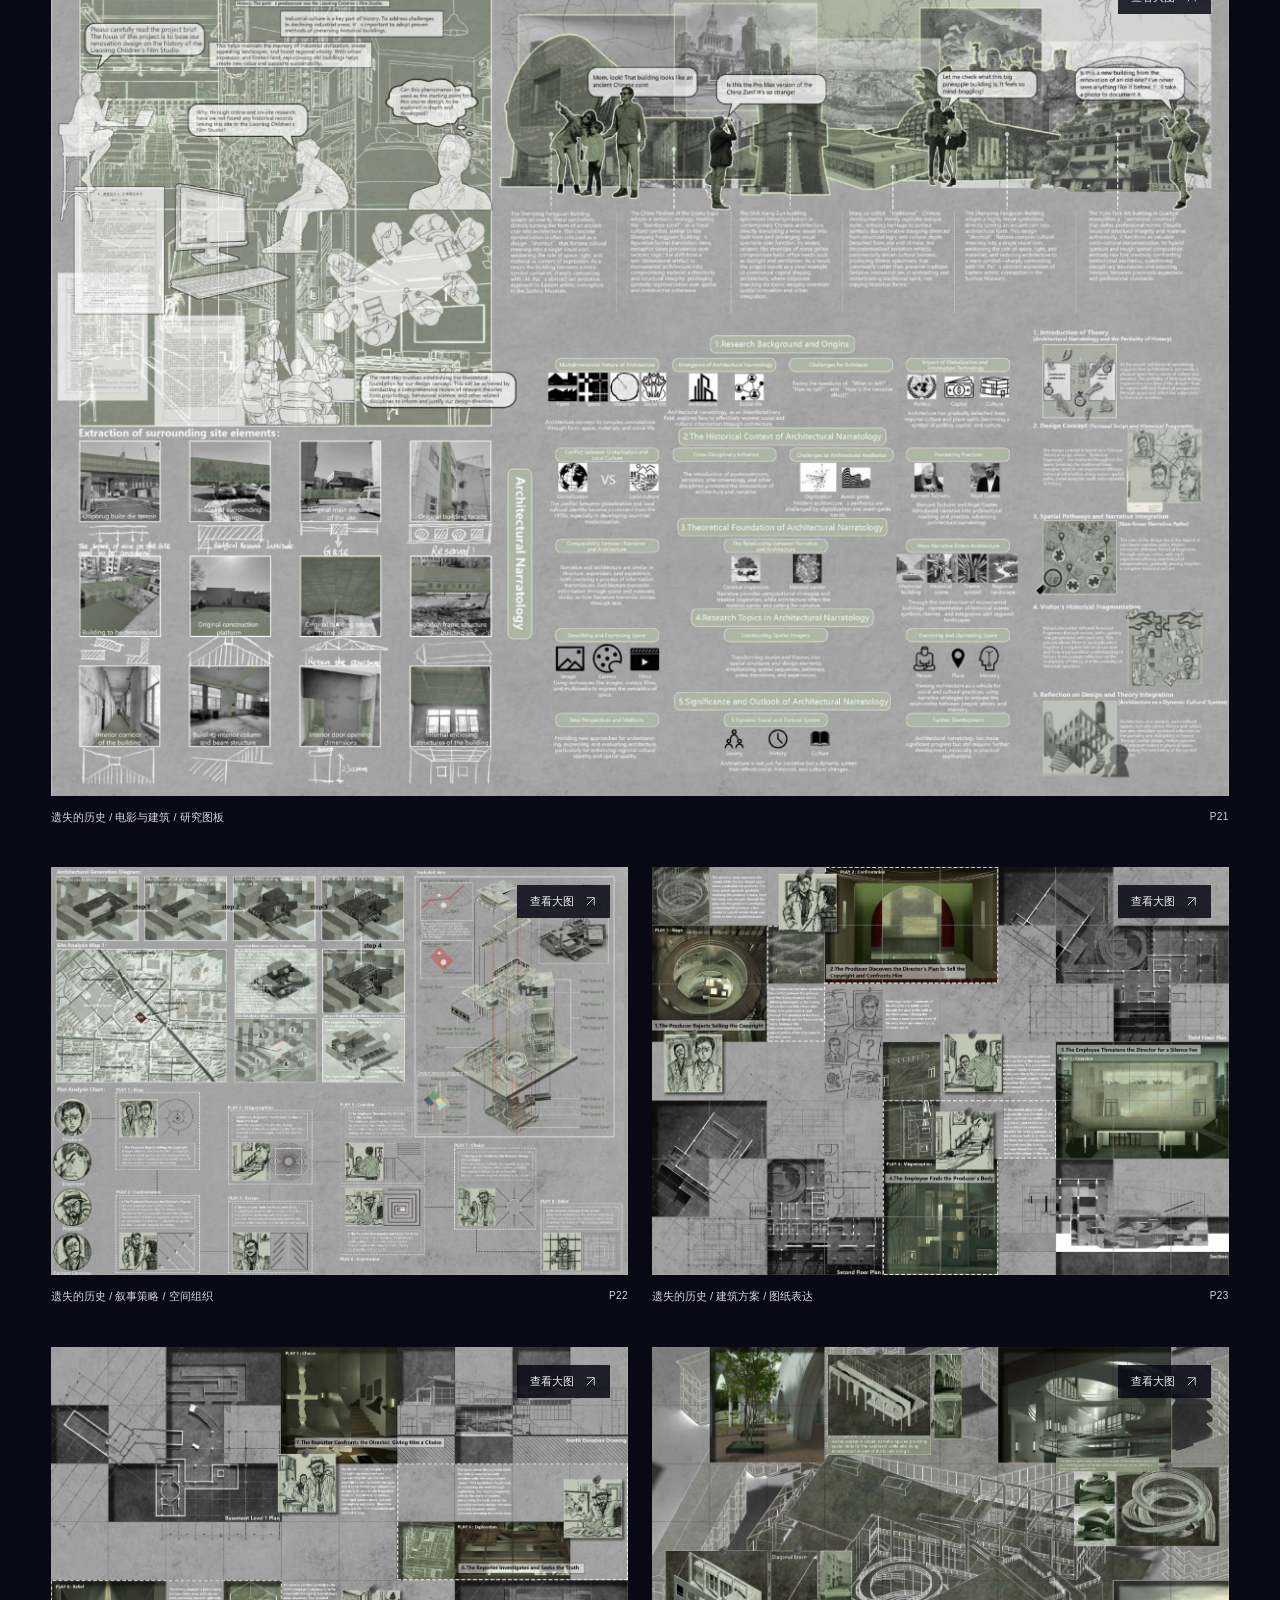
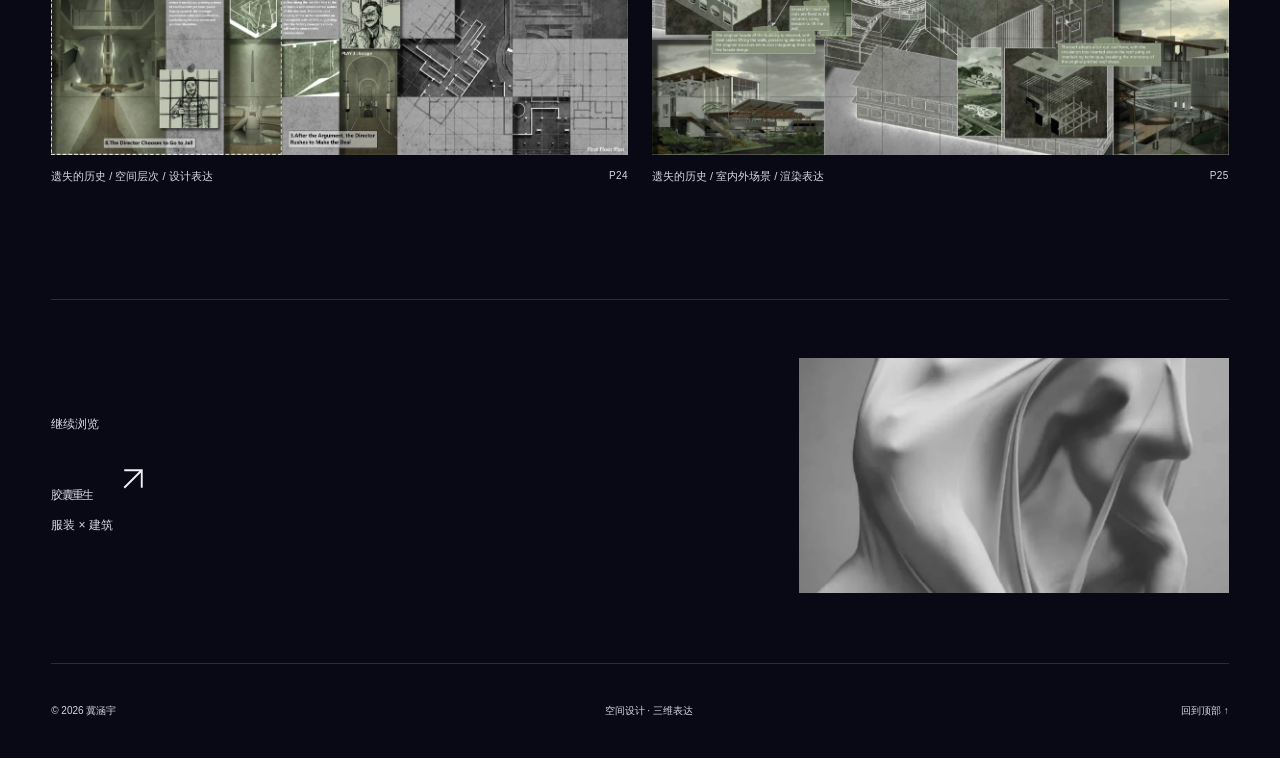
<file: lost-history.html>
<!doctype html>
<html lang="zh-CN"><head><meta charset="utf-8"><meta name="viewport" content="width=device-width,initial-scale=1">
<title>遗失的历史 · 冀涵宇作品集</title><meta name="description" content="以辽宁儿童电影制片厂的改造为起点，把电影叙事转化为建筑中的空间序列和参观路径。访客在不同位置遇见叙事片段，通过移动与探索逐渐形成对故事的理解。">
<meta name="theme-color" content="#080914"><link rel="icon" href="assets/favicon.svg" type="image/svg+xml">
<link rel="canonical" href="https://misixcro.github.io/ji-hanyu-portfolio/lost-history.html">
<meta property="og:title" content="遗失的历史 · 冀涵宇作品集"><meta property="og:description" content="以辽宁儿童电影制片厂的改造为起点，把电影叙事转化为建筑中的空间序列和参观路径。访客在不同位置遇见叙事片段，通过移动与探索逐渐形成对故事的理解。">
<meta property="og:type" content="website"><meta property="og:image" content="https://misixcro.github.io/ji-hanyu-portfolio/assets/lost-hero.webp">
<meta property="og:locale" content="zh_CN"><meta name="color-scheme" content="dark">
<link rel="stylesheet" href="style.css"><link rel="stylesheet" href="interaction.css"><link rel="stylesheet" href="polish.css"><link rel="stylesheet" href="landing.css"><link rel="stylesheet" href="prismatic.css"><link rel="stylesheet" href="motion.css"><script src="motion.js" defer></script><script src="app.js" defer></script><script src="experience.js" defer></script><script src="details.js" defer></script><script src="landing.js" defer></script><script src="prismatic.js" defer></script></head>
<body class="project-page"><div class="prismatic-background" aria-hidden="true"></div><a class="skip" href="#main">跳至内容</a>
<header class="nav"><a class="identity" href="index.html" aria-label="冀涵宇作品集首页"><b>冀涵宇<span class="identity-dot">.</span></b><span>空间设计 · 三维表达</span></a>
<nav aria-label="主导航"><a href="index.html#work"><span class="nav-number">01</span>作品</a><a href="index.html#about"><span class="nav-number">02</span>关于</a><a href="index.html#contact"><span class="nav-number">03</span>联系</a><a href="assets/ji-hanyu-resume.pdf" class="resume-nav" target="_blank" rel="noopener"><span class="nav-number">04</span>简历 <svg viewBox="0 0 24 24" fill="none" aria-hidden="true"><path d="M5 19 19 5M5 5h14v14" stroke="currentColor" stroke-width="1.5"/></svg></a></nav></header>
<main id="main" class="case"><div id="top"></div><header class="case-heading wrap"><a class="back" href="index.html#work">← 返回作品</a><div><p class="case-original" lang="en">Lost History</p><h1>遗失的历史</h1><p>电影 × 建筑<span>2025 / 个人项目</span></p></div></header>
<nav class="case-chapters wrap" aria-label="项目章节"><span>遗失的历史</span><div><a href="#overview">概览</a><a href="#method">设计方法</a><a href="#drawings">图纸与过程</a></div><a href="index.html?project=lost-history#work">全部作品 <svg viewBox="0 0 24 24" fill="none" aria-hidden="true"><path d="M5 19 19 5M5 5h14v14" stroke="currentColor" stroke-width="1.5"/></svg></a><div class="chapter-progress" aria-hidden="true"></div></nav>
<section class="case-overview wrap" id="overview"><figure class="case-hero case-hero-lost"><a href="assets/lost-hero.webp" data-lightbox data-thumbnail="assets/lost-hero-small.webp" data-caption="遗失的历史 / 项目主图" aria-label="放大查看遗失的历史主图"><img class="" src="assets/lost-hero.webp" srcset="assets/lost-hero-small.webp 650w, assets/lost-hero.webp 1520w" sizes="(max-width: 700px) 82vw, 40vw" width="1520" height="1520" alt="遗失的历史项目主图" loading="eager" decoding="async" fetchpriority="high"><span class="hero-zoom">查看主图 <svg viewBox="0 0 24 24" fill="none" aria-hidden="true"><path d="M5 19 19 5M5 5h14v14" stroke="currentColor" stroke-width="1.5"/></svg></span></a></figure><div class="case-brief"><h2>在空间中，重新拼接一段故事。</h2><p>以辽宁儿童电影制片厂的改造为起点，把电影叙事转化为建筑中的空间序列和参观路径。访客在不同位置遇见叙事片段，通过移动与探索逐渐形成对故事的理解。</p><dl><div><dt>项目类型</dt><dd>个人项目 / 2025</dd></div><div><dt>本人工作</dt><dd>研究、叙事策略、空间与流线设计、Rhino建模、V-Ray渲染及图纸表达</dd></div><div><dt>使用工具</dt><dd>Rhino / V-Ray</dd></div></dl></div></section>
<section class="case-process wrap section" id="method" aria-label="项目方法"><div><h3>叙事研究</h3><p>将电影与建筑进行类比，围绕历史片段与空间体验形成设计策略。</p></div><div><h3>空间组织</h3><p>以体量、楼层、流线和构件承载故事，使参观路径成为叙事的一部分。</p></div><div><h3>场景表达</h3><p>完成室内外渲染、爆炸轴测及平剖面，表达复杂场景与空间层次。</p></div></section>
<section class="case-gallery wrap section" id="drawings"><div class="gallery-title"><h2>项目图纸与过程</h2><p>点击图纸，查看大图。</p></div><div class="gallery" data-sheets="5"><figure class="sheet " id="sheet-21"><a class="sheet-open" href="assets/board-21.webp" data-lightbox data-thumbnail="assets/board-21-small.webp" data-caption="遗失的历史 / 电影与建筑 / 研究图板" aria-label="放大查看：遗失的历史 / 电影与建筑 / 研究图板"><img class="" src="assets/board-21.webp" srcset="assets/board-21-small.webp 1100w, assets/board-21.webp 2398w" sizes="(max-width: 700px) 100vw, 90vw" width="2398" height="1696" alt="遗失的历史 / 电影与建筑 / 研究图板" loading="lazy" decoding="async"><span class="zoom-cue">查看大图 <svg viewBox="0 0 24 24" fill="none" aria-hidden="true"><path d="M5 19 19 5M5 5h14v14" stroke="currentColor" stroke-width="1.5"/></svg></span></a><figcaption><span>遗失的历史 / 电影与建筑 / 研究图板</span><span class="sheet-page">P21</span></figcaption></figure><figure class="sheet " id="sheet-22"><a class="sheet-open" href="assets/board-22.webp" data-lightbox data-thumbnail="assets/board-22-small.webp" data-caption="遗失的历史 / 叙事策略 / 空间组织" aria-label="放大查看：遗失的历史 / 叙事策略 / 空间组织"><img class="" src="assets/board-22.webp" srcset="assets/board-22-small.webp 1100w, assets/board-22.webp 2398w" sizes="(max-width: 700px) 100vw, 90vw" width="2398" height="1696" alt="遗失的历史 / 叙事策略 / 空间组织" loading="lazy" decoding="async"><span class="zoom-cue">查看大图 <svg viewBox="0 0 24 24" fill="none" aria-hidden="true"><path d="M5 19 19 5M5 5h14v14" stroke="currentColor" stroke-width="1.5"/></svg></span></a><figcaption><span>遗失的历史 / 叙事策略 / 空间组织</span><span class="sheet-page">P22</span></figcaption></figure><figure class="sheet " id="sheet-23"><a class="sheet-open" href="assets/board-23.webp" data-lightbox data-thumbnail="assets/board-23-small.webp" data-caption="遗失的历史 / 建筑方案 / 图纸表达" aria-label="放大查看：遗失的历史 / 建筑方案 / 图纸表达"><img class="" src="assets/board-23.webp" srcset="assets/board-23-small.webp 1100w, assets/board-23.webp 2398w" sizes="(max-width: 700px) 100vw, 90vw" width="2398" height="1696" alt="遗失的历史 / 建筑方案 / 图纸表达" loading="lazy" decoding="async"><span class="zoom-cue">查看大图 <svg viewBox="0 0 24 24" fill="none" aria-hidden="true"><path d="M5 19 19 5M5 5h14v14" stroke="currentColor" stroke-width="1.5"/></svg></span></a><figcaption><span>遗失的历史 / 建筑方案 / 图纸表达</span><span class="sheet-page">P23</span></figcaption></figure><figure class="sheet " id="sheet-24"><a class="sheet-open" href="assets/board-24.webp" data-lightbox data-thumbnail="assets/board-24-small.webp" data-caption="遗失的历史 / 空间层次 / 设计表达" aria-label="放大查看：遗失的历史 / 空间层次 / 设计表达"><img class="" src="assets/board-24.webp" srcset="assets/board-24-small.webp 1100w, assets/board-24.webp 2398w" sizes="(max-width: 700px) 100vw, 90vw" width="2398" height="1696" alt="遗失的历史 / 空间层次 / 设计表达" loading="lazy" decoding="async"><span class="zoom-cue">查看大图 <svg viewBox="0 0 24 24" fill="none" aria-hidden="true"><path d="M5 19 19 5M5 5h14v14" stroke="currentColor" stroke-width="1.5"/></svg></span></a><figcaption><span>遗失的历史 / 空间层次 / 设计表达</span><span class="sheet-page">P24</span></figcaption></figure><figure class="sheet " id="sheet-25"><a class="sheet-open" href="assets/board-25.webp" data-lightbox data-thumbnail="assets/board-25-small.webp" data-caption="遗失的历史 / 室内外场景 / 渲染表达" aria-label="放大查看：遗失的历史 / 室内外场景 / 渲染表达"><img class="" src="assets/board-25.webp" srcset="assets/board-25-small.webp 1100w, assets/board-25.webp 2398w" sizes="(max-width: 700px) 100vw, 90vw" width="2398" height="1696" alt="遗失的历史 / 室内外场景 / 渲染表达" loading="lazy" decoding="async"><span class="zoom-cue">查看大图 <svg viewBox="0 0 24 24" fill="none" aria-hidden="true"><path d="M5 19 19 5M5 5h14v14" stroke="currentColor" stroke-width="1.5"/></svg></span></a><figcaption><span>遗失的历史 / 室内外场景 / 渲染表达</span><span class="sheet-page">P25</span></figcaption></figure></div></section>
<section class="next-project wrap section"><div><p>继续浏览</p><a href="capsule-reborn.html"><h2>胶囊重生</h2><svg viewBox="0 0 24 24" fill="none" aria-hidden="true"><path d="M5 19 19 5M5 5h14v14" stroke="currentColor" stroke-width="1.5"/></svg></a><span>服装 × 建筑</span></div><a class="next-image" href="capsule-reborn.html" aria-label="查看胶囊重生"><img class="" src="assets/capsule-hero.webp" srcset="assets/capsule-hero-small.webp 650w, assets/capsule-hero.webp 717w" sizes="(max-width: 700px) 82vw, 40vw" width="717" height="1073" alt="胶囊重生" loading="lazy" decoding="async"></a></section></main>
<footer class="footer"><span>© 2026 冀涵宇</span><a href="index.html#work">空间设计 · 三维表达</a><a href="#top">回到顶部 ↑</a></footer>
<dialog class="lightbox" aria-labelledby="lightbox-caption"><div class="lightbox-toolbar"><p id="lightbox-caption"></p><div class="lightbox-actions"><button type="button" data-zoom aria-label="放大图片" aria-pressed="false">放大</button><a data-original target="_blank" rel="noopener">原图 <svg viewBox="0 0 24 24" fill="none" aria-hidden="true"><path d="M5 19 19 5M5 5h14v14" stroke="currentColor" stroke-width="1.5"/></svg></a><button type="button" data-close aria-label="关闭图片预览">关闭 ×</button></div></div><div class="lightbox-stage"><img alt=""><span class="lightbox-loading" role="status" hidden>正在载入图片…</span></div><div class="lightbox-thumbnails" role="group" aria-label="选择项目图片"></div><div class="lightbox-bottom"><button type="button" data-prev aria-label="上一张图片">← 上一张</button><span data-position></span><button type="button" data-next aria-label="下一张图片">下一张 →</button><span class="lightbox-shortcuts">方向键切换 · + 放大 · 0 还原 · Esc 关闭</span></div></dialog>
<div class="toast" role="status" aria-live="polite"></div></body></html>
</file>
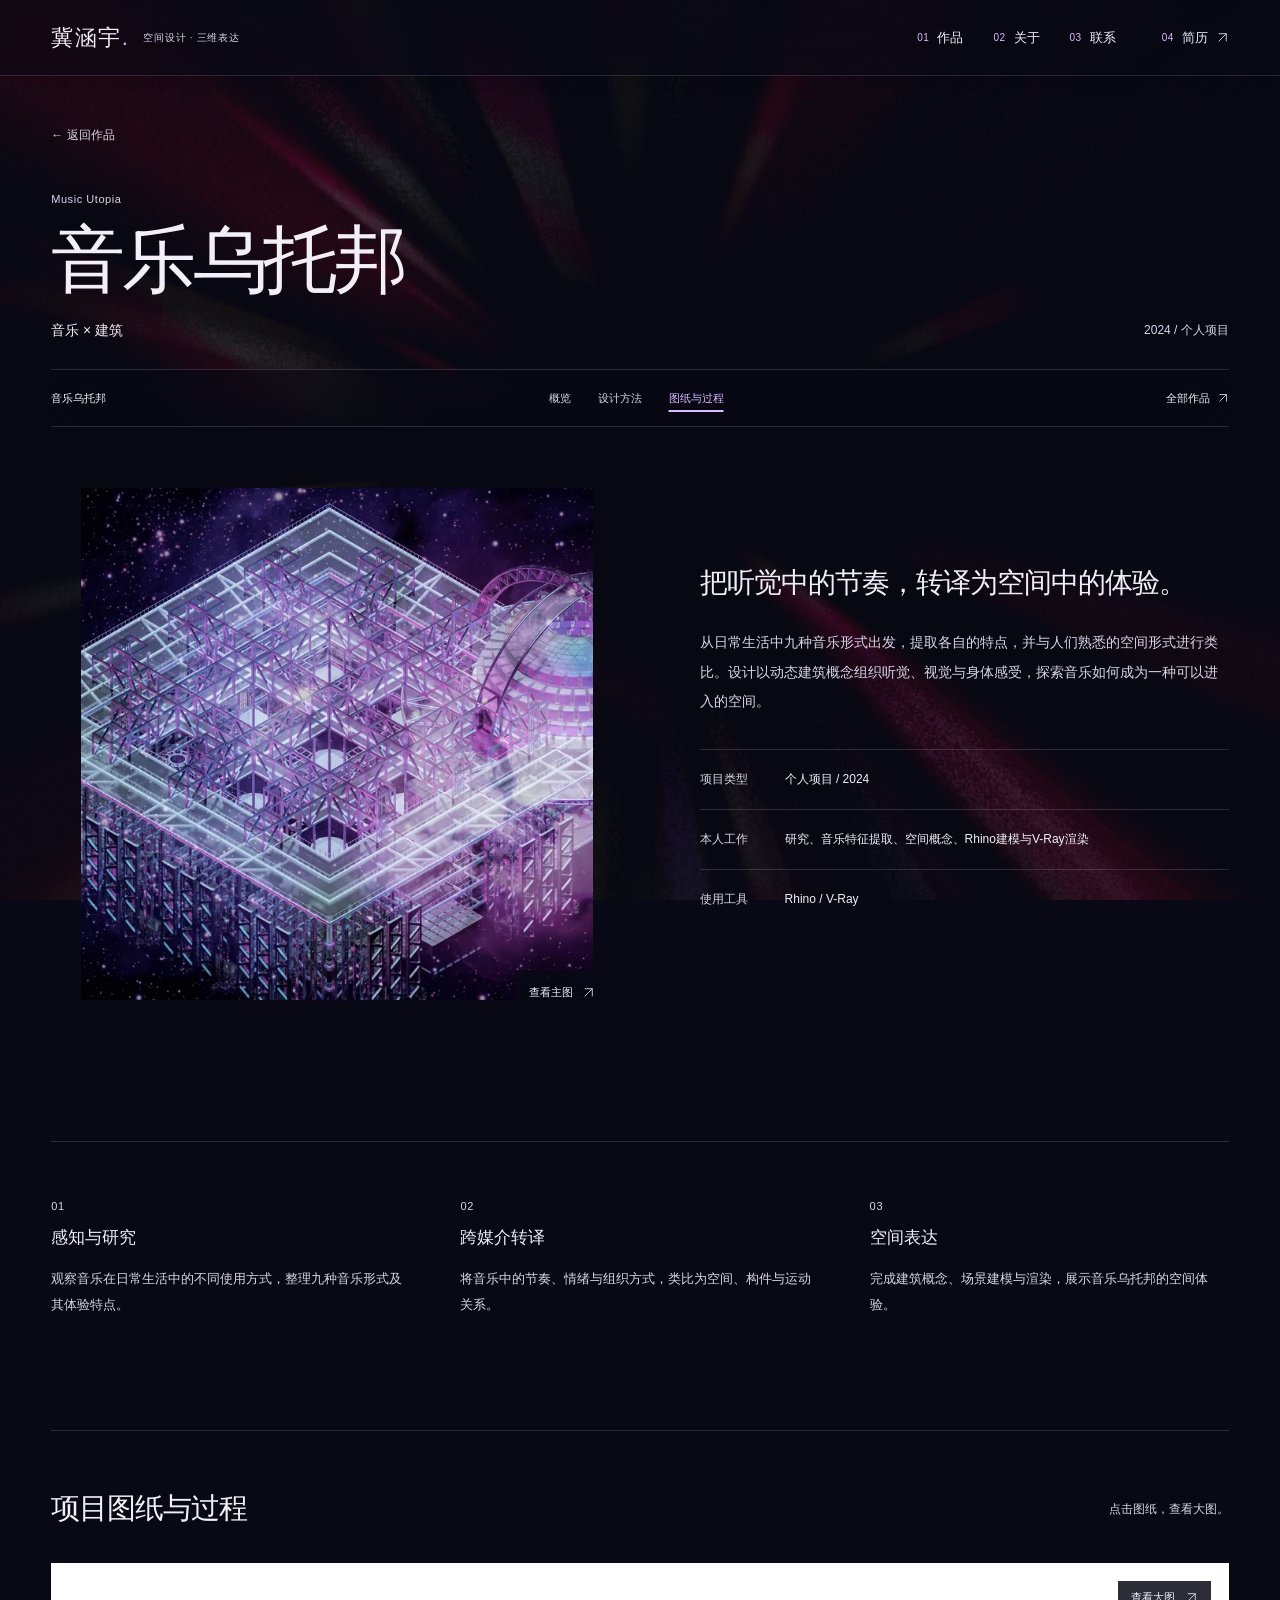
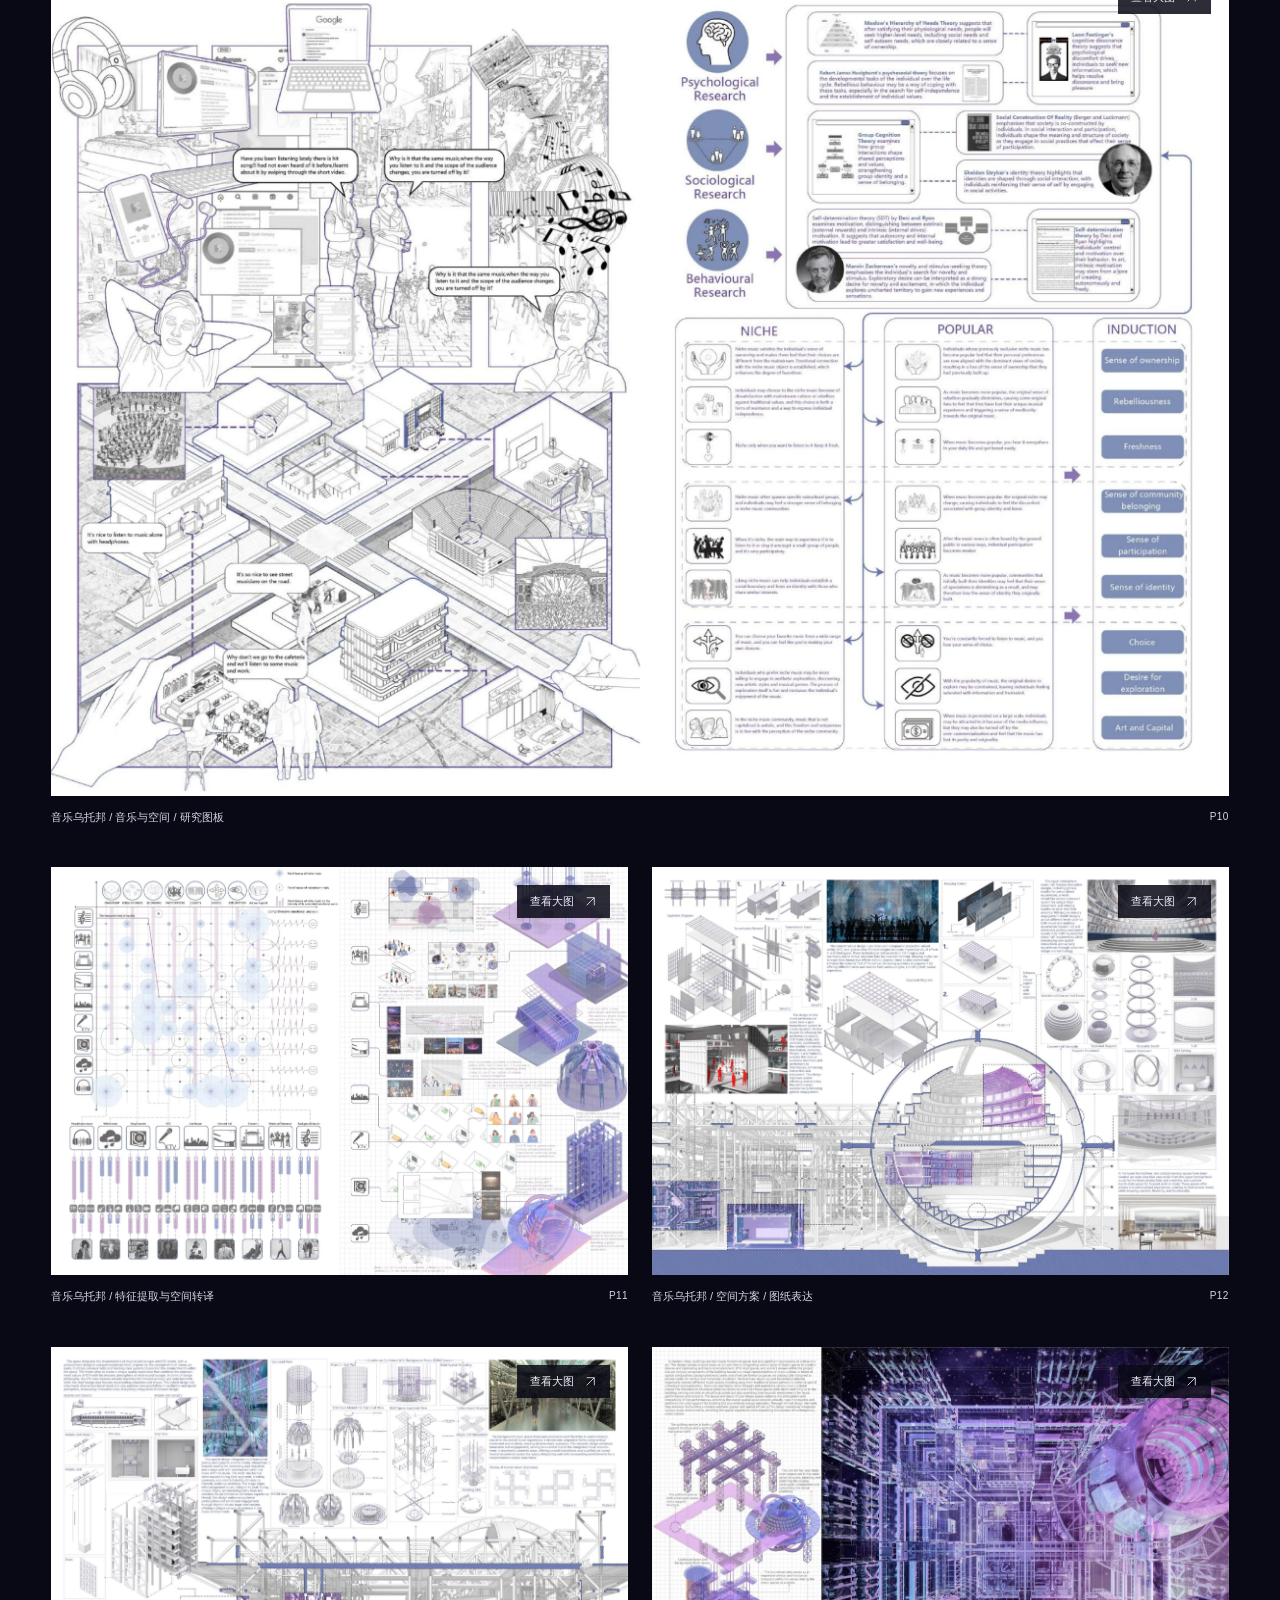
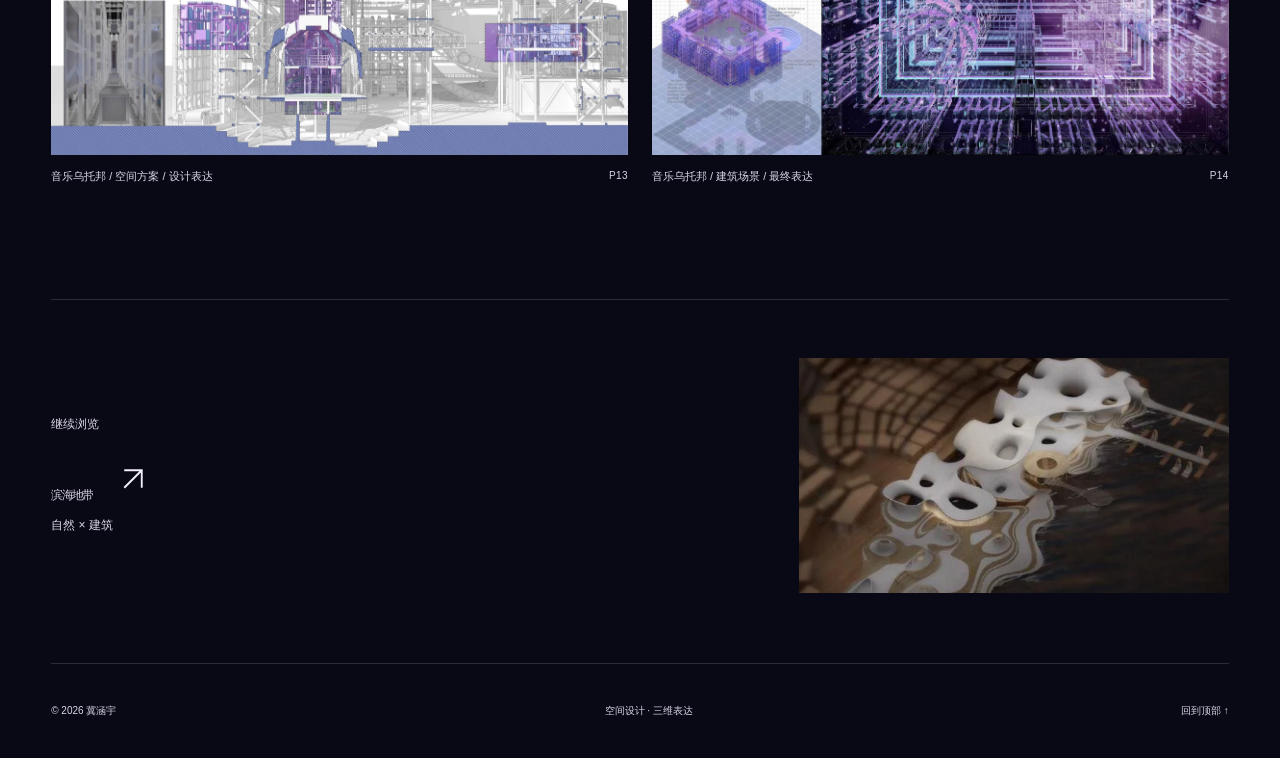
<file: music-utopia.html>
<!doctype html>
<html lang="zh-CN"><head><meta charset="utf-8"><meta name="viewport" content="width=device-width,initial-scale=1">
<title>音乐乌托邦 · 冀涵宇作品集</title><meta name="description" content="从日常生活中九种音乐形式出发，提取各自的特点，并与人们熟悉的空间形式进行类比。设计以动态建筑概念组织听觉、视觉与身体感受，探索音乐如何成为一种可以进入的空间。">
<meta name="theme-color" content="#080914"><link rel="icon" href="assets/favicon.svg" type="image/svg+xml">
<link rel="canonical" href="https://misixcro.github.io/ji-hanyu-portfolio/music-utopia.html">
<meta property="og:title" content="音乐乌托邦 · 冀涵宇作品集"><meta property="og:description" content="从日常生活中九种音乐形式出发，提取各自的特点，并与人们熟悉的空间形式进行类比。设计以动态建筑概念组织听觉、视觉与身体感受，探索音乐如何成为一种可以进入的空间。">
<meta property="og:type" content="website"><meta property="og:image" content="https://misixcro.github.io/ji-hanyu-portfolio/assets/music-hero.webp">
<meta property="og:locale" content="zh_CN"><meta name="color-scheme" content="dark">
<link rel="stylesheet" href="style.css"><link rel="stylesheet" href="interaction.css"><link rel="stylesheet" href="polish.css"><link rel="stylesheet" href="landing.css"><link rel="stylesheet" href="prismatic.css"><link rel="stylesheet" href="motion.css"><script src="motion.js" defer></script><script src="app.js" defer></script><script src="experience.js" defer></script><script src="details.js" defer></script><script src="landing.js" defer></script><script src="prismatic.js" defer></script></head>
<body class="project-page"><div class="prismatic-background" aria-hidden="true"></div><a class="skip" href="#main">跳至内容</a>
<header class="nav"><a class="identity" href="index.html" aria-label="冀涵宇作品集首页"><b>冀涵宇<span class="identity-dot">.</span></b><span>空间设计 · 三维表达</span></a>
<nav aria-label="主导航"><a href="index.html#work"><span class="nav-number">01</span>作品</a><a href="index.html#about"><span class="nav-number">02</span>关于</a><a href="index.html#contact"><span class="nav-number">03</span>联系</a><a href="assets/ji-hanyu-resume.pdf" class="resume-nav" target="_blank" rel="noopener"><span class="nav-number">04</span>简历 <svg viewBox="0 0 24 24" fill="none" aria-hidden="true"><path d="M5 19 19 5M5 5h14v14" stroke="currentColor" stroke-width="1.5"/></svg></a></nav></header>
<main id="main" class="case"><div id="top"></div><header class="case-heading wrap"><a class="back" href="index.html#work">← 返回作品</a><div><p class="case-original" lang="en">Music Utopia</p><h1>音乐乌托邦</h1><p>音乐 × 建筑<span>2024 / 个人项目</span></p></div></header>
<nav class="case-chapters wrap" aria-label="项目章节"><span>音乐乌托邦</span><div><a href="#overview">概览</a><a href="#method">设计方法</a><a href="#drawings">图纸与过程</a></div><a href="index.html?project=music-utopia#work">全部作品 <svg viewBox="0 0 24 24" fill="none" aria-hidden="true"><path d="M5 19 19 5M5 5h14v14" stroke="currentColor" stroke-width="1.5"/></svg></a><div class="chapter-progress" aria-hidden="true"></div></nav>
<section class="case-overview wrap" id="overview"><figure class="case-hero case-hero-music"><a href="assets/music-hero.webp" data-lightbox data-thumbnail="assets/music-hero-small.webp" data-caption="音乐乌托邦 / 项目主图" aria-label="放大查看音乐乌托邦主图"><img class="" src="assets/music-hero.webp" srcset="assets/music-hero-small.webp 650w, assets/music-hero.webp 1520w" sizes="(max-width: 700px) 82vw, 40vw" width="1520" height="1520" alt="音乐乌托邦项目主图" loading="eager" decoding="async" fetchpriority="high"><span class="hero-zoom">查看主图 <svg viewBox="0 0 24 24" fill="none" aria-hidden="true"><path d="M5 19 19 5M5 5h14v14" stroke="currentColor" stroke-width="1.5"/></svg></span></a></figure><div class="case-brief"><h2>把听觉中的节奏，转译为空间中的体验。</h2><p>从日常生活中九种音乐形式出发，提取各自的特点，并与人们熟悉的空间形式进行类比。设计以动态建筑概念组织听觉、视觉与身体感受，探索音乐如何成为一种可以进入的空间。</p><dl><div><dt>项目类型</dt><dd>个人项目 / 2024</dd></div><div><dt>本人工作</dt><dd>研究、音乐特征提取、空间概念、Rhino建模与V-Ray渲染</dd></div><div><dt>使用工具</dt><dd>Rhino / V-Ray</dd></div></dl></div></section>
<section class="case-process wrap section" id="method" aria-label="项目方法"><div><h3>感知与研究</h3><p>观察音乐在日常生活中的不同使用方式，整理九种音乐形式及其体验特点。</p></div><div><h3>跨媒介转译</h3><p>将音乐中的节奏、情绪与组织方式，类比为空间、构件与运动关系。</p></div><div><h3>空间表达</h3><p>完成建筑概念、场景建模与渲染，展示音乐乌托邦的空间体验。</p></div></section>
<section class="case-gallery wrap section" id="drawings"><div class="gallery-title"><h2>项目图纸与过程</h2><p>点击图纸，查看大图。</p></div><div class="gallery" data-sheets="5"><figure class="sheet " id="sheet-10"><a class="sheet-open" href="assets/board-10.webp" data-lightbox data-thumbnail="assets/board-10-small.webp" data-caption="音乐乌托邦 / 音乐与空间 / 研究图板" aria-label="放大查看：音乐乌托邦 / 音乐与空间 / 研究图板"><img class="" src="assets/board-10.webp" srcset="assets/board-10-small.webp 1100w, assets/board-10.webp 2398w" sizes="(max-width: 700px) 100vw, 90vw" width="2398" height="1696" alt="音乐乌托邦 / 音乐与空间 / 研究图板" loading="lazy" decoding="async"><span class="zoom-cue">查看大图 <svg viewBox="0 0 24 24" fill="none" aria-hidden="true"><path d="M5 19 19 5M5 5h14v14" stroke="currentColor" stroke-width="1.5"/></svg></span></a><figcaption><span>音乐乌托邦 / 音乐与空间 / 研究图板</span><span class="sheet-page">P10</span></figcaption></figure><figure class="sheet " id="sheet-11"><a class="sheet-open" href="assets/board-11.webp" data-lightbox data-thumbnail="assets/board-11-small.webp" data-caption="音乐乌托邦 / 特征提取与空间转译" aria-label="放大查看：音乐乌托邦 / 特征提取与空间转译"><img class="" src="assets/board-11.webp" srcset="assets/board-11-small.webp 1100w, assets/board-11.webp 2398w" sizes="(max-width: 700px) 100vw, 90vw" width="2398" height="1696" alt="音乐乌托邦 / 特征提取与空间转译" loading="lazy" decoding="async"><span class="zoom-cue">查看大图 <svg viewBox="0 0 24 24" fill="none" aria-hidden="true"><path d="M5 19 19 5M5 5h14v14" stroke="currentColor" stroke-width="1.5"/></svg></span></a><figcaption><span>音乐乌托邦 / 特征提取与空间转译</span><span class="sheet-page">P11</span></figcaption></figure><figure class="sheet " id="sheet-12"><a class="sheet-open" href="assets/board-12.webp" data-lightbox data-thumbnail="assets/board-12-small.webp" data-caption="音乐乌托邦 / 空间方案 / 图纸表达" aria-label="放大查看：音乐乌托邦 / 空间方案 / 图纸表达"><img class="" src="assets/board-12.webp" srcset="assets/board-12-small.webp 1100w, assets/board-12.webp 2398w" sizes="(max-width: 700px) 100vw, 90vw" width="2398" height="1696" alt="音乐乌托邦 / 空间方案 / 图纸表达" loading="lazy" decoding="async"><span class="zoom-cue">查看大图 <svg viewBox="0 0 24 24" fill="none" aria-hidden="true"><path d="M5 19 19 5M5 5h14v14" stroke="currentColor" stroke-width="1.5"/></svg></span></a><figcaption><span>音乐乌托邦 / 空间方案 / 图纸表达</span><span class="sheet-page">P12</span></figcaption></figure><figure class="sheet " id="sheet-13"><a class="sheet-open" href="assets/board-13.webp" data-lightbox data-thumbnail="assets/board-13-small.webp" data-caption="音乐乌托邦 / 空间方案 / 设计表达" aria-label="放大查看：音乐乌托邦 / 空间方案 / 设计表达"><img class="" src="assets/board-13.webp" srcset="assets/board-13-small.webp 1100w, assets/board-13.webp 2398w" sizes="(max-width: 700px) 100vw, 90vw" width="2398" height="1696" alt="音乐乌托邦 / 空间方案 / 设计表达" loading="lazy" decoding="async"><span class="zoom-cue">查看大图 <svg viewBox="0 0 24 24" fill="none" aria-hidden="true"><path d="M5 19 19 5M5 5h14v14" stroke="currentColor" stroke-width="1.5"/></svg></span></a><figcaption><span>音乐乌托邦 / 空间方案 / 设计表达</span><span class="sheet-page">P13</span></figcaption></figure><figure class="sheet " id="sheet-14"><a class="sheet-open" href="assets/board-14.webp" data-lightbox data-thumbnail="assets/board-14-small.webp" data-caption="音乐乌托邦 / 建筑场景 / 最终表达" aria-label="放大查看：音乐乌托邦 / 建筑场景 / 最终表达"><img class="" src="assets/board-14.webp" srcset="assets/board-14-small.webp 1100w, assets/board-14.webp 2398w" sizes="(max-width: 700px) 100vw, 90vw" width="2398" height="1696" alt="音乐乌托邦 / 建筑场景 / 最终表达" loading="lazy" decoding="async"><span class="zoom-cue">查看大图 <svg viewBox="0 0 24 24" fill="none" aria-hidden="true"><path d="M5 19 19 5M5 5h14v14" stroke="currentColor" stroke-width="1.5"/></svg></span></a><figcaption><span>音乐乌托邦 / 建筑场景 / 最终表达</span><span class="sheet-page">P14</span></figcaption></figure></div></section>
<section class="next-project wrap section"><div><p>继续浏览</p><a href="the-littoral-zone.html"><h2>滨海地带</h2><svg viewBox="0 0 24 24" fill="none" aria-hidden="true"><path d="M5 19 19 5M5 5h14v14" stroke="currentColor" stroke-width="1.5"/></svg></a><span>自然 × 建筑</span></div><a class="next-image" href="the-littoral-zone.html" aria-label="查看滨海地带"><img class="" src="assets/littoral-hero.webp" srcset="assets/littoral-hero-small.webp 646w, assets/littoral-hero.webp 646w" sizes="(max-width: 700px) 82vw, 40vw" width="646" height="961" alt="滨海地带" loading="lazy" decoding="async"></a></section></main>
<footer class="footer"><span>© 2026 冀涵宇</span><a href="index.html#work">空间设计 · 三维表达</a><a href="#top">回到顶部 ↑</a></footer>
<dialog class="lightbox" aria-labelledby="lightbox-caption"><div class="lightbox-toolbar"><p id="lightbox-caption"></p><div class="lightbox-actions"><button type="button" data-zoom aria-label="放大图片" aria-pressed="false">放大</button><a data-original target="_blank" rel="noopener">原图 <svg viewBox="0 0 24 24" fill="none" aria-hidden="true"><path d="M5 19 19 5M5 5h14v14" stroke="currentColor" stroke-width="1.5"/></svg></a><button type="button" data-close aria-label="关闭图片预览">关闭 ×</button></div></div><div class="lightbox-stage"><img alt=""><span class="lightbox-loading" role="status" hidden>正在载入图片…</span></div><div class="lightbox-thumbnails" role="group" aria-label="选择项目图片"></div><div class="lightbox-bottom"><button type="button" data-prev aria-label="上一张图片">← 上一张</button><span data-position></span><button type="button" data-next aria-label="下一张图片">下一张 →</button><span class="lightbox-shortcuts">方向键切换 · + 放大 · 0 还原 · Esc 关闭</span></div></dialog>
<div class="toast" role="status" aria-live="polite"></div></body></html>
</file>
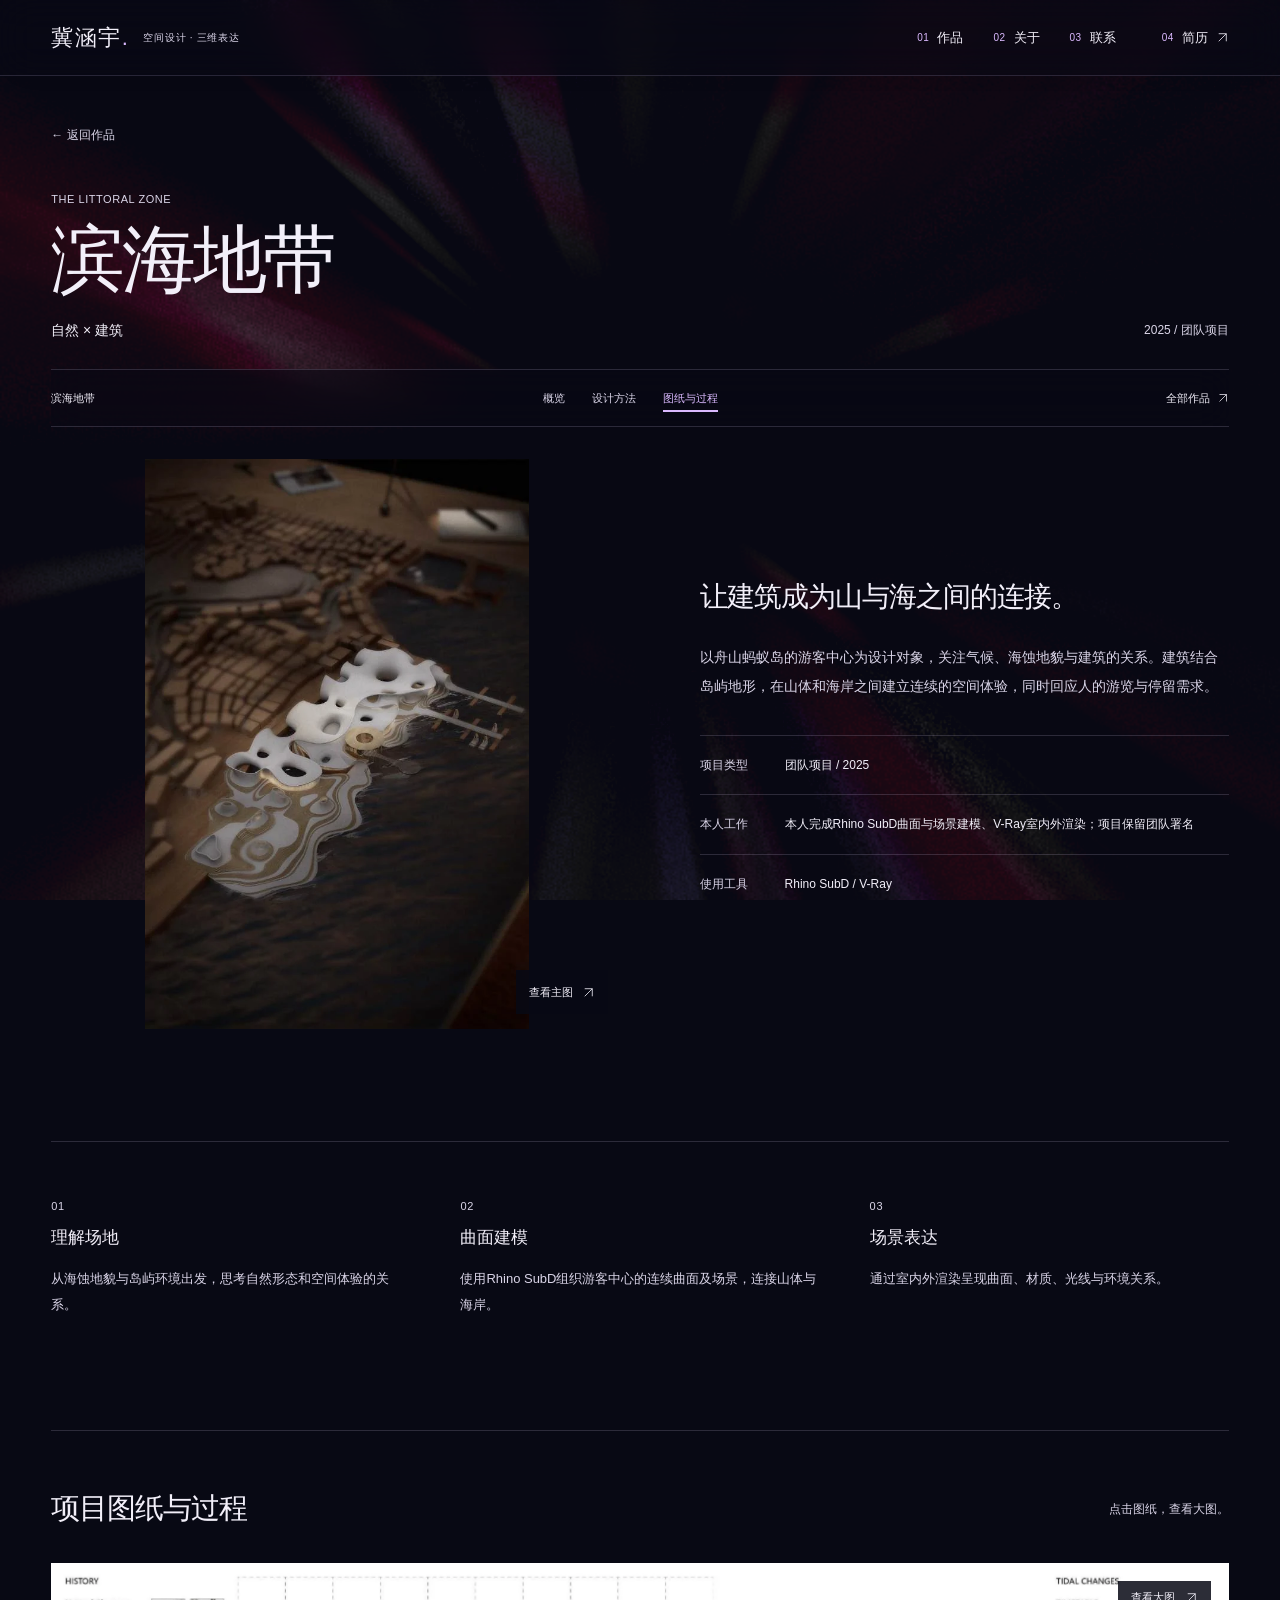
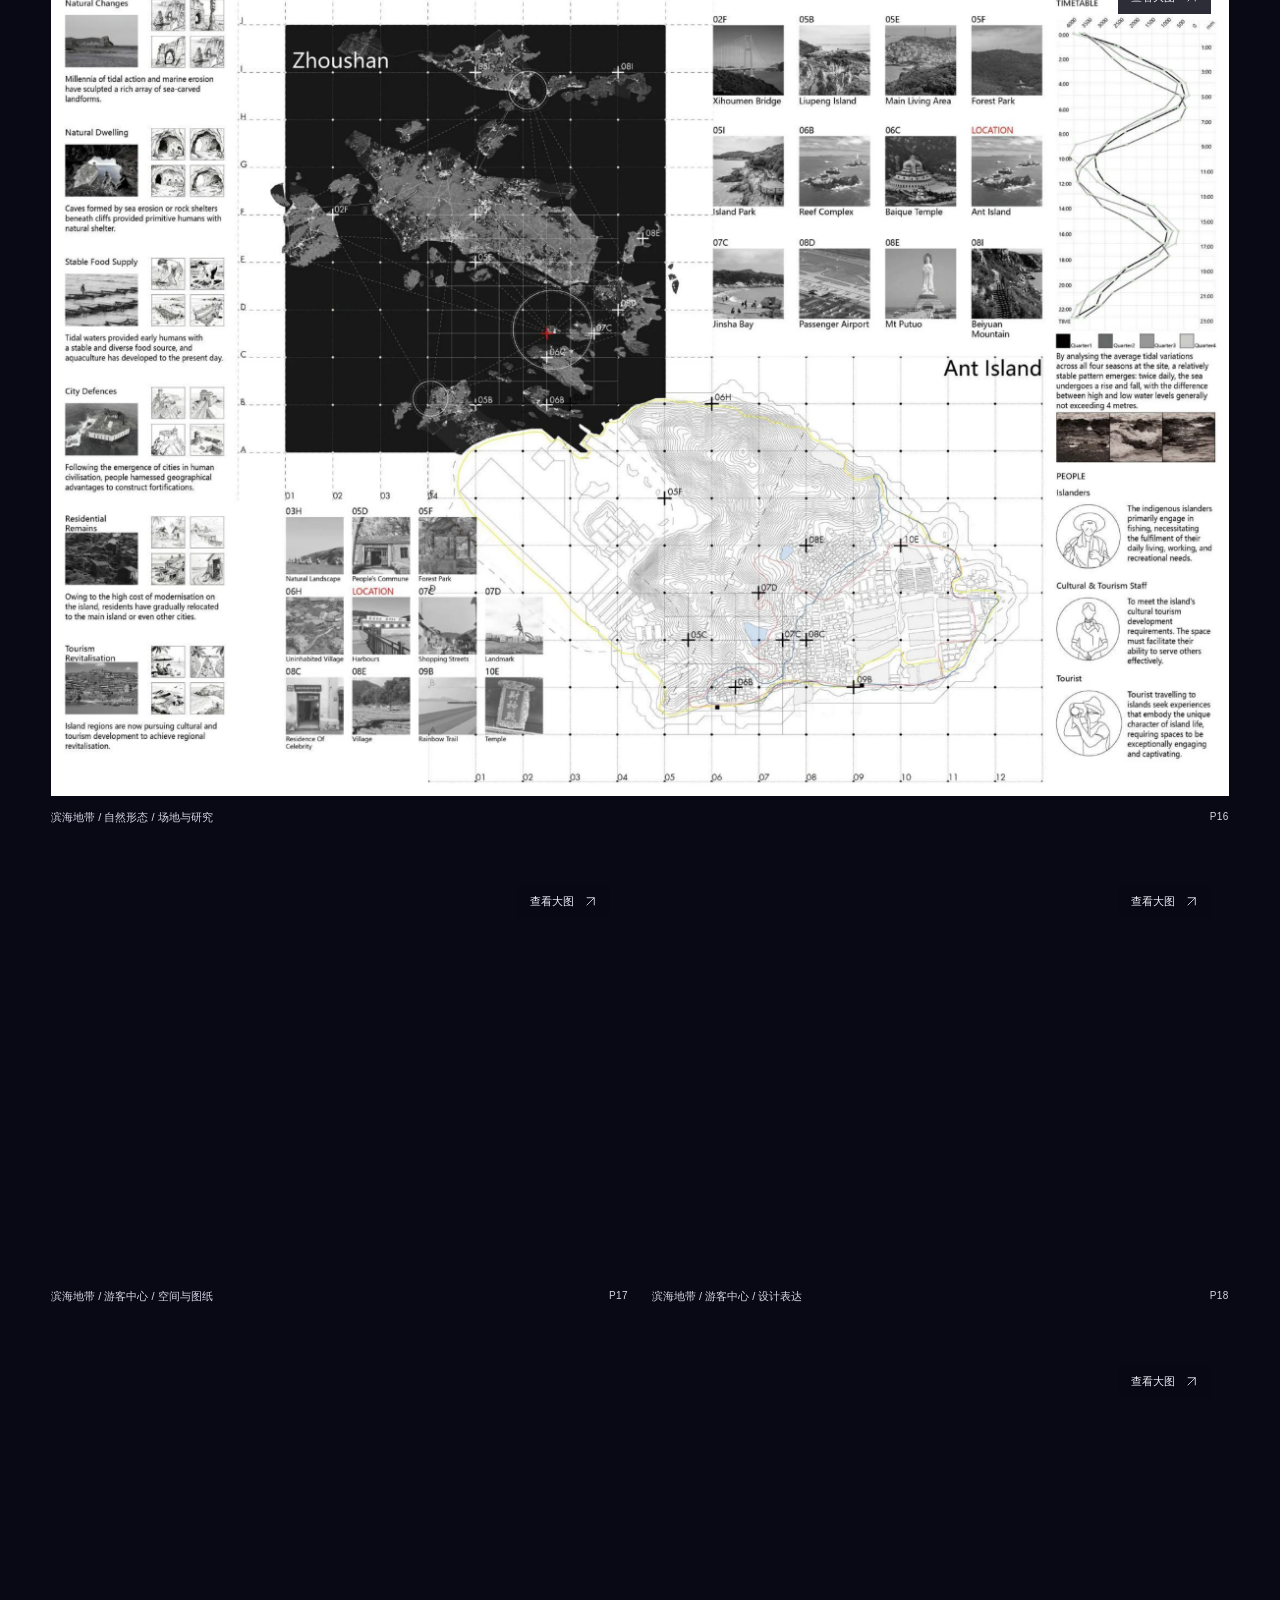
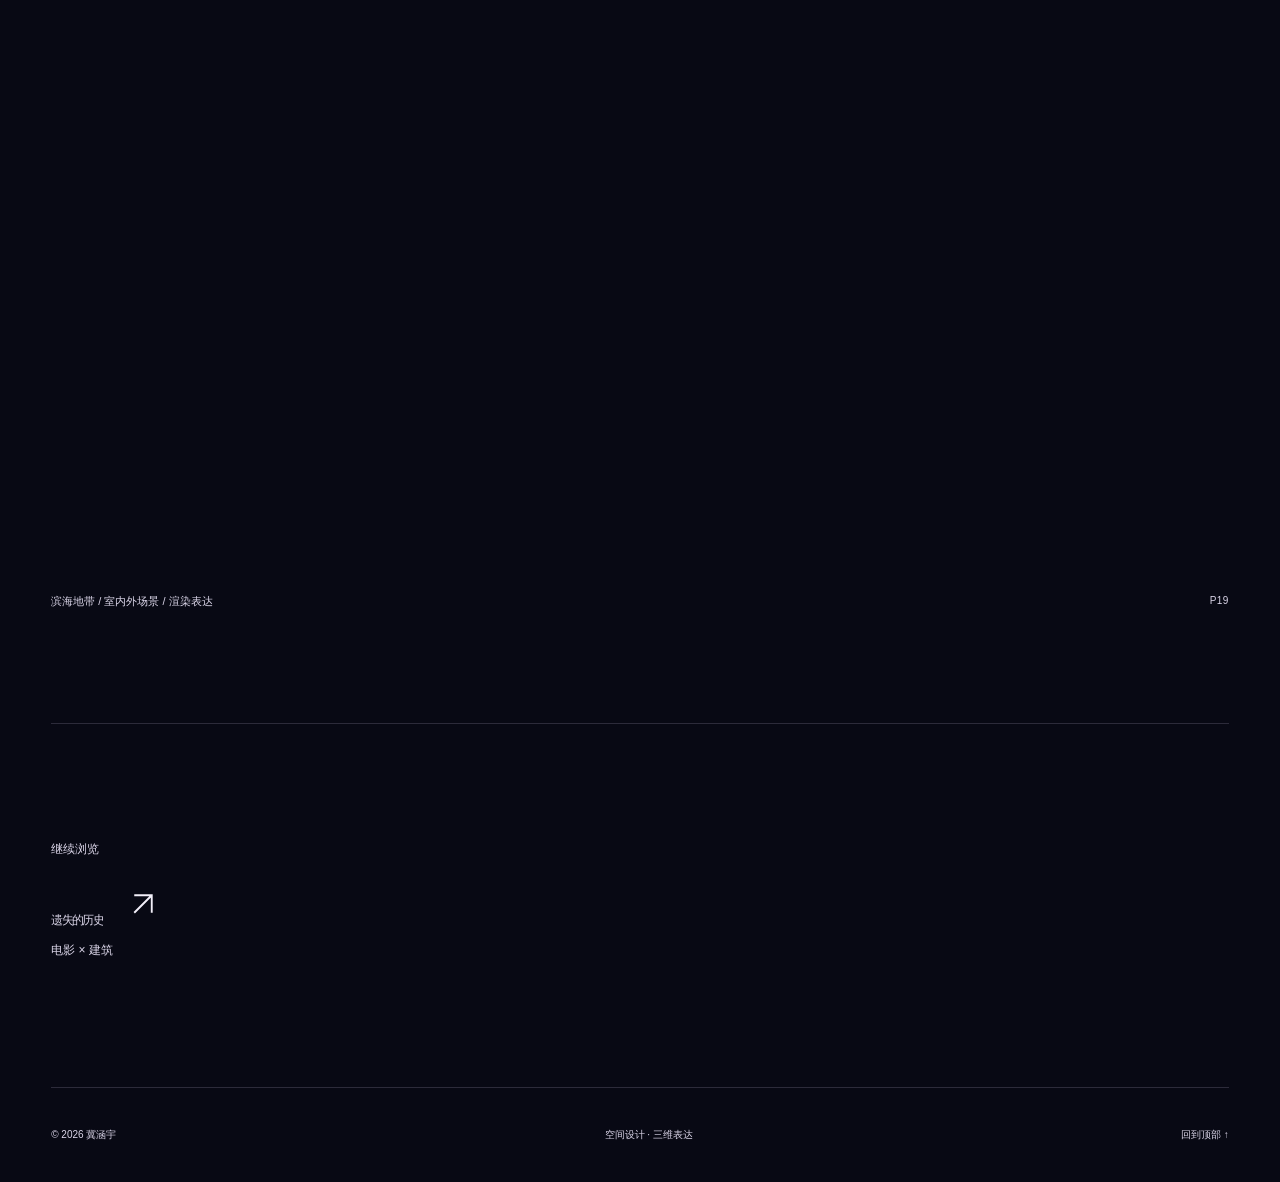
<file: the-littoral-zone.html>
<!doctype html>
<html lang="zh-CN"><head><meta charset="utf-8"><meta name="viewport" content="width=device-width,initial-scale=1">
<title>滨海地带 · 冀涵宇作品集</title><meta name="description" content="以舟山蚂蚁岛的游客中心为设计对象，关注气候、海蚀地貌与建筑的关系。建筑结合岛屿地形，在山体和海岸之间建立连续的空间体验，同时回应人的游览与停留需求。">
<meta name="theme-color" content="#080914"><link rel="icon" href="assets/favicon.svg" type="image/svg+xml">
<link rel="canonical" href="https://misixcro.github.io/ji-hanyu-portfolio/the-littoral-zone.html">
<meta property="og:title" content="滨海地带 · 冀涵宇作品集"><meta property="og:description" content="以舟山蚂蚁岛的游客中心为设计对象，关注气候、海蚀地貌与建筑的关系。建筑结合岛屿地形，在山体和海岸之间建立连续的空间体验，同时回应人的游览与停留需求。">
<meta property="og:type" content="website"><meta property="og:image" content="https://misixcro.github.io/ji-hanyu-portfolio/assets/littoral-hero.webp">
<meta property="og:locale" content="zh_CN"><meta name="color-scheme" content="dark">
<link rel="stylesheet" href="style.css"><link rel="stylesheet" href="interaction.css"><link rel="stylesheet" href="polish.css"><link rel="stylesheet" href="landing.css"><link rel="stylesheet" href="prismatic.css"><link rel="stylesheet" href="motion.css"><script src="motion.js" defer></script><script src="app.js" defer></script><script src="experience.js" defer></script><script src="details.js" defer></script><script src="landing.js" defer></script><script src="prismatic.js" defer></script></head>
<body class="project-page"><div class="prismatic-background" aria-hidden="true"></div><a class="skip" href="#main">跳至内容</a>
<header class="nav"><a class="identity" href="index.html" aria-label="冀涵宇作品集首页"><b>冀涵宇<span class="identity-dot">.</span></b><span>空间设计 · 三维表达</span></a>
<nav aria-label="主导航"><a href="index.html#work"><span class="nav-number">01</span>作品</a><a href="index.html#about"><span class="nav-number">02</span>关于</a><a href="index.html#contact"><span class="nav-number">03</span>联系</a><a href="assets/ji-hanyu-resume.pdf" class="resume-nav" target="_blank" rel="noopener"><span class="nav-number">04</span>简历 <svg viewBox="0 0 24 24" fill="none" aria-hidden="true"><path d="M5 19 19 5M5 5h14v14" stroke="currentColor" stroke-width="1.5"/></svg></a></nav></header>
<main id="main" class="case"><div id="top"></div><header class="case-heading wrap"><a class="back" href="index.html#work">← 返回作品</a><div><p class="case-original" lang="en">THE LITTORAL ZONE</p><h1>滨海地带</h1><p>自然 × 建筑<span>2025 / 团队项目</span></p></div></header>
<nav class="case-chapters wrap" aria-label="项目章节"><span>滨海地带</span><div><a href="#overview">概览</a><a href="#method">设计方法</a><a href="#drawings">图纸与过程</a></div><a href="index.html?project=the-littoral-zone#work">全部作品 <svg viewBox="0 0 24 24" fill="none" aria-hidden="true"><path d="M5 19 19 5M5 5h14v14" stroke="currentColor" stroke-width="1.5"/></svg></a><div class="chapter-progress" aria-hidden="true"></div></nav>
<section class="case-overview wrap" id="overview"><figure class="case-hero case-hero-littoral"><a href="assets/littoral-hero.webp" data-lightbox data-thumbnail="assets/littoral-hero-small.webp" data-caption="滨海地带 / 项目主图" aria-label="放大查看滨海地带主图"><img class="" src="assets/littoral-hero.webp" srcset="assets/littoral-hero-small.webp 646w, assets/littoral-hero.webp 646w" sizes="(max-width: 700px) 82vw, 40vw" width="646" height="961" alt="滨海地带项目主图" loading="eager" decoding="async" fetchpriority="high"><span class="hero-zoom">查看主图 <svg viewBox="0 0 24 24" fill="none" aria-hidden="true"><path d="M5 19 19 5M5 5h14v14" stroke="currentColor" stroke-width="1.5"/></svg></span></a></figure><div class="case-brief"><h2>让建筑成为山与海之间的连接。</h2><p>以舟山蚂蚁岛的游客中心为设计对象，关注气候、海蚀地貌与建筑的关系。建筑结合岛屿地形，在山体和海岸之间建立连续的空间体验，同时回应人的游览与停留需求。</p><dl><div><dt>项目类型</dt><dd>团队项目 / 2025</dd></div><div><dt>本人工作</dt><dd>本人完成Rhino SubD曲面与场景建模、V-Ray室内外渲染；项目保留团队署名</dd></div><div><dt>使用工具</dt><dd>Rhino SubD / V-Ray</dd></div></dl></div></section>
<section class="case-process wrap section" id="method" aria-label="项目方法"><div><h3>理解场地</h3><p>从海蚀地貌与岛屿环境出发，思考自然形态和空间体验的关系。</p></div><div><h3>曲面建模</h3><p>使用Rhino SubD组织游客中心的连续曲面及场景，连接山体与海岸。</p></div><div><h3>场景表达</h3><p>通过室内外渲染呈现曲面、材质、光线与环境关系。</p></div></section>
<section class="case-gallery wrap section" id="drawings"><div class="gallery-title"><h2>项目图纸与过程</h2><p>点击图纸，查看大图。</p></div><div class="gallery" data-sheets="4"><figure class="sheet " id="sheet-16"><a class="sheet-open" href="assets/board-16.webp" data-lightbox data-thumbnail="assets/board-16-small.webp" data-caption="滨海地带 / 自然形态 / 场地与研究" aria-label="放大查看：滨海地带 / 自然形态 / 场地与研究"><img class="" src="assets/board-16.webp" srcset="assets/board-16-small.webp 1100w, assets/board-16.webp 2398w" sizes="(max-width: 700px) 100vw, 90vw" width="2398" height="1696" alt="滨海地带 / 自然形态 / 场地与研究" loading="lazy" decoding="async"><span class="zoom-cue">查看大图 <svg viewBox="0 0 24 24" fill="none" aria-hidden="true"><path d="M5 19 19 5M5 5h14v14" stroke="currentColor" stroke-width="1.5"/></svg></span></a><figcaption><span>滨海地带 / 自然形态 / 场地与研究</span><span class="sheet-page">P16</span></figcaption></figure><figure class="sheet " id="sheet-17"><a class="sheet-open" href="assets/board-17.webp" data-lightbox data-thumbnail="assets/board-17-small.webp" data-caption="滨海地带 / 游客中心 / 空间与图纸" aria-label="放大查看：滨海地带 / 游客中心 / 空间与图纸"><img class="" src="assets/board-17.webp" srcset="assets/board-17-small.webp 1100w, assets/board-17.webp 2398w" sizes="(max-width: 700px) 100vw, 90vw" width="2398" height="1696" alt="滨海地带 / 游客中心 / 空间与图纸" loading="lazy" decoding="async"><span class="zoom-cue">查看大图 <svg viewBox="0 0 24 24" fill="none" aria-hidden="true"><path d="M5 19 19 5M5 5h14v14" stroke="currentColor" stroke-width="1.5"/></svg></span></a><figcaption><span>滨海地带 / 游客中心 / 空间与图纸</span><span class="sheet-page">P17</span></figcaption></figure><figure class="sheet " id="sheet-18"><a class="sheet-open" href="assets/board-18.webp" data-lightbox data-thumbnail="assets/board-18-small.webp" data-caption="滨海地带 / 游客中心 / 设计表达" aria-label="放大查看：滨海地带 / 游客中心 / 设计表达"><img class="" src="assets/board-18.webp" srcset="assets/board-18-small.webp 1100w, assets/board-18.webp 2398w" sizes="(max-width: 700px) 100vw, 90vw" width="2398" height="1696" alt="滨海地带 / 游客中心 / 设计表达" loading="lazy" decoding="async"><span class="zoom-cue">查看大图 <svg viewBox="0 0 24 24" fill="none" aria-hidden="true"><path d="M5 19 19 5M5 5h14v14" stroke="currentColor" stroke-width="1.5"/></svg></span></a><figcaption><span>滨海地带 / 游客中心 / 设计表达</span><span class="sheet-page">P18</span></figcaption></figure><figure class="sheet " id="sheet-19"><a class="sheet-open" href="assets/board-19.webp" data-lightbox data-thumbnail="assets/board-19-small.webp" data-caption="滨海地带 / 室内外场景 / 渲染表达" aria-label="放大查看：滨海地带 / 室内外场景 / 渲染表达"><img class="" src="assets/board-19.webp" srcset="assets/board-19-small.webp 1100w, assets/board-19.webp 2398w" sizes="(max-width: 700px) 100vw, 90vw" width="2398" height="1696" alt="滨海地带 / 室内外场景 / 渲染表达" loading="lazy" decoding="async"><span class="zoom-cue">查看大图 <svg viewBox="0 0 24 24" fill="none" aria-hidden="true"><path d="M5 19 19 5M5 5h14v14" stroke="currentColor" stroke-width="1.5"/></svg></span></a><figcaption><span>滨海地带 / 室内外场景 / 渲染表达</span><span class="sheet-page">P19</span></figcaption></figure></div></section>
<section class="next-project wrap section"><div><p>继续浏览</p><a href="lost-history.html"><h2>遗失的历史</h2><svg viewBox="0 0 24 24" fill="none" aria-hidden="true"><path d="M5 19 19 5M5 5h14v14" stroke="currentColor" stroke-width="1.5"/></svg></a><span>电影 × 建筑</span></div><a class="next-image" href="lost-history.html" aria-label="查看遗失的历史"><img class="" src="assets/lost-hero.webp" srcset="assets/lost-hero-small.webp 650w, assets/lost-hero.webp 1520w" sizes="(max-width: 700px) 82vw, 40vw" width="1520" height="1520" alt="遗失的历史" loading="lazy" decoding="async"></a></section></main>
<footer class="footer"><span>© 2026 冀涵宇</span><a href="index.html#work">空间设计 · 三维表达</a><a href="#top">回到顶部 ↑</a></footer>
<dialog class="lightbox" aria-labelledby="lightbox-caption"><div class="lightbox-toolbar"><p id="lightbox-caption"></p><div class="lightbox-actions"><button type="button" data-zoom aria-label="放大图片" aria-pressed="false">放大</button><a data-original target="_blank" rel="noopener">原图 <svg viewBox="0 0 24 24" fill="none" aria-hidden="true"><path d="M5 19 19 5M5 5h14v14" stroke="currentColor" stroke-width="1.5"/></svg></a><button type="button" data-close aria-label="关闭图片预览">关闭 ×</button></div></div><div class="lightbox-stage"><img alt=""><span class="lightbox-loading" role="status" hidden>正在载入图片…</span></div><div class="lightbox-thumbnails" role="group" aria-label="选择项目图片"></div><div class="lightbox-bottom"><button type="button" data-prev aria-label="上一张图片">← 上一张</button><span data-position></span><button type="button" data-next aria-label="下一张图片">下一张 →</button><span class="lightbox-shortcuts">方向键切换 · + 放大 · 0 还原 · Esc 关闭</span></div></dialog>
<div class="toast" role="status" aria-live="polite"></div></body></html>
</file>
<file: style.css>
/* finesse · register=brand · A=charcoal+sage · B=YaHei-light-300/400 · C=coastal-opening+spatial-gallery
 * D=frosted-fixed-navigation+hover-feedback+material-explorer · E=original-coastal-render+textile-studies · SOUL=8 SPECTACLE=6 DENSITY=3 */
:root{--canvas:#f4f5f2;--surface:#eceee9;--ink:#242927;--muted:#626b65;--line:#24372b24;--nav-h:76px;--z-nav:20;--z-sticky:10;--gutter:clamp(20px,4vw,70px);--ease:cubic-bezier(.2,.7,.2,1);--font:"Microsoft YaHei","微软雅黑","PingFang SC",sans-serif;--selection:#c4cec4;--focus:#425a49;--nav-background:#f4f5f2f5;--identity-accent:#687969;--capsule-background:#a0a19e;--littoral-background:#3a342c;--music-background:#151323;--lost-background:#b0b1ac;--board-background:#e3e5e0;--image-label:#242927e8;--case-background:#e4e6e0;--lightbox-background:#222725;--lightbox-line:#f4f5f22c;--lightbox-button-line:#f4f5f24a;--scroll-thumb:#87948a}
*{box-sizing:border-box}html{scroll-behavior:smooth;overflow-x:clip;scroll-padding-top:calc(var(--nav-h) + 24px)}body{margin:0;color:var(--ink);background:var(--canvas);font-family:var(--font);-webkit-font-smoothing:antialiased;overflow-x:clip}body::before{content:"";position:fixed;inset:0;z-index:30;pointer-events:none;opacity:.02;background-image:url("data:image/svg+xml,%3Csvg xmlns='http://www.w3.org/2000/svg'%3E%3Cfilter id='n'%3E%3CfeTurbulence type='fractalNoise' baseFrequency='.85' numOctaves='2' stitchTiles='stitch'/%3E%3C/filter%3E%3Crect width='100%25' height='100%25' filter='url(%23n)'/%3E%3C/svg%3E")}a{color:inherit;text-decoration:none}button{font:inherit;color:inherit}a,button{-webkit-tap-highlight-color:transparent}button{cursor:pointer}img{max-width:100%;height:auto;display:block}h1,h2,h3,h4,p,figure,dl,dd{margin:0}h1,h2{min-width:0;overflow-wrap:anywhere}::selection{background:var(--selection);color:var(--ink)}:focus-visible{outline:2px solid var(--focus);outline-offset:5px}a:active,button:active{opacity:.72}svg{width:18px;height:18px;flex:none}button,a{touch-action:manipulation}.wrap{width:min(100% - var(--gutter)*2,1440px);margin-inline:auto}.section{margin-top:112px;padding-top:58px;border-top:1px solid var(--line)}.skip{position:fixed;z-index:100;top:8px;left:8px;padding:12px;background:var(--canvas);transform:translateY(-150%)}.skip:focus{transform:translateY(0)}
.nav{position:sticky;top:0;z-index:var(--z-nav);height:var(--nav-h);padding-inline:var(--gutter);display:flex;align-items:center;justify-content:space-between;background:var(--nav-background);border-bottom:1px solid var(--line)}.identity{display:flex;align-items:center;gap:18px;white-space:nowrap;min-height:44px}.identity b{font-size:21px;letter-spacing:-.06em;font-weight:700}.identity-dot{color:var(--identity-accent)}.identity>span{font-size:12px;color:var(--muted)}.nav nav{display:flex;align-items:center;gap:30px}.nav nav a{display:flex;align-items:center;min-height:44px;font-size:13px;white-space:nowrap;gap:7px}.nav nav a:hover{text-decoration:underline;text-underline-offset:6px}.resume-nav{margin-left:16px}.nav svg{width:13px;height:13px}.intro{display:flex;align-items:flex-end;justify-content:space-between;gap:60px;padding-top:58px;padding-bottom:46px}.intro-kicker{font-size:12px;color:var(--muted);letter-spacing:.14em;margin-bottom:20px}.intro h1{font-size:clamp(38px,4.8vw,70px);line-height:1.22;letter-spacing:-.055em;font-weight:700}.intro-aside{padding-bottom:8px;max-width:345px}.intro-aside p{font-size:13px;line-height:1.95}.intro-aside>span{display:block;margin-top:25px;font-size:11px;color:var(--muted)}
.filmstrip{display:grid;grid-template-columns:minmax(0,.92fr) minmax(0,1.35fr) minmax(0,.92fr) minmax(0,1.35fr);gap:12px}.work{min-width:0}.work-image{position:relative;overflow:hidden;height:clamp(335px,31.5vw,480px);background:#dedfdc}.work-image>img{width:100%;height:100%;object-fit:cover;transition:transform .65s var(--ease)}.work-capsule .work-image{background:var(--capsule-background)}.work-littoral .work-image{background:var(--littoral-background)}.work-capsule .work-image>img,.work-littoral .work-image>img{object-fit:contain}.work-open{position:absolute;right:14px;bottom:14px;display:flex;align-items:center;gap:10px;padding:10px 13px;font-size:11px;color:var(--canvas);background:var(--image-label);opacity:0;transform:translateY(5px);transition:opacity .2s,transform .3s var(--ease)}.work-open svg{width:13px;height:13px}.work-caption{display:flex;justify-content:space-between;gap:12px;padding-block:18px 5px;align-items:flex-start}.work-caption h3{font-size:clamp(12px,1.05vw,16px);font-weight:700;line-height:1.4;overflow-wrap:anywhere}.work-caption p{font-size:11px;line-height:1.7;color:var(--muted);margin-top:7px}.work-caption>span{font-size:10px;color:var(--muted);white-space:nowrap;display:flex;align-items:center;gap:8px;padding-top:3px}.work-caption svg{width:12px;height:12px}.work-meta{display:flex;align-items:center;justify-content:space-between;margin-top:24px;font-size:11px;color:var(--muted);line-height:1.7}.work-meta a{display:inline-flex;align-items:center;gap:8px;white-space:nowrap;min-height:44px}.work-meta svg{width:13px;height:13px}.mobile-hint{display:none}
.section-heading{display:grid;grid-template-columns:minmax(0,1.1fr) minmax(0,1fr);gap:clamp(35px,8vw,150px);align-items:start;margin-bottom:43px}.section-heading h2{font-size:clamp(29px,3vw,43px);font-weight:700;letter-spacing:-.04em;line-height:1.45}.section-heading>div{max-width:525px;padding-top:6px}.section-heading p{font-size:13px;line-height:2.1}.text-link{display:inline-flex;align-items:center;gap:12px;min-height:44px;font-size:12px;border:0;background:none;padding:0;white-space:nowrap;position:relative}.text-link::after{content:"";position:absolute;left:0;right:0;bottom:5px;height:1px;background:var(--ink);transform:scaleX(0);transform-origin:left;transition:transform .25s var(--ease)}.text-link:hover::after{transform:scaleX(1)}.section-heading .text-link{margin-top:12px}.text-link svg{width:14px;height:14px}.sheet{min-width:0}.sheet-open{display:block;position:relative;overflow:hidden;background:var(--board-background)}.sheet img{width:100%;height:auto;aspect-ratio:1191/842;object-fit:contain}.zoom-cue{position:absolute;right:18px;top:18px;padding:9px 13px;color:var(--canvas);background:var(--image-label);font-size:11px;display:flex;gap:10px;align-items:center;white-space:nowrap}.zoom-cue svg{width:13px;height:13px}.sheet figcaption{font-size:11px;line-height:1.8;color:var(--muted);padding-top:12px}.featured-board{max-width:100%}.featured-board .sheet-open{max-height:700px}.featured-board img{max-height:700px}.process-line{display:grid;grid-template-columns:repeat(3,minmax(0,1fr));gap:35px;margin-top:34px}.process-line p{padding-top:19px;border-top:1px solid var(--line)}.process-line b{font-size:13px;font-weight:700;display:block}.process-line span{display:block;font-size:12px;color:var(--muted);line-height:1.9;margin-top:10px}.subtle{color:var(--muted);margin-top:14px}
.capabilities{display:grid;grid-template-columns:minmax(0,2fr) minmax(0,1fr);gap:70px;margin-top:20px}.capabilities dl{display:grid;grid-template-columns:repeat(2,minmax(0,1fr));gap:29px 42px}.capabilities dl>div{border-top:1px solid var(--line);padding-top:18px}.capabilities dt{font-size:19px;letter-spacing:-.03em;font-weight:700}.capabilities dd{font-size:12px;color:var(--muted);margin-top:9px;line-height:1.9}.support-tools{font-size:12px;line-height:1.9;padding-top:18px;border-top:1px solid var(--line)}.support-tools span{display:block;margin-top:17px;color:var(--muted)}.education{display:grid;grid-template-columns:minmax(0,1fr) minmax(0,1.4fr);gap:70px;padding:41px 0;margin-top:65px;border-top:1px solid var(--line);border-bottom:1px solid var(--line)}.education h3{font-size:21px;font-weight:700}.education>div>p{margin-top:12px;font-size:13px}.education>div>span{display:block;margin-top:10px;font-size:11px;color:var(--muted)}.education-facts{display:grid;grid-template-columns:minmax(0,1.3fr) minmax(0,.7fr) minmax(0,1.1fr);gap:25px}.education-facts>p{margin-top:0!important}.education-facts b{font-size:39px;font-weight:400;line-height:1.25;letter-spacing:-.045em;white-space:nowrap}.education-facts small{font-size:13px;letter-spacing:0;margin-left:7px}.education-facts span{display:block;font-size:11px;color:var(--muted);margin-top:11px}.education-honor b{font-size:19px;line-height:1.55;letter-spacing:0;font-weight:700}.experience,.awards{display:grid;grid-template-columns:minmax(0,1fr) minmax(0,2fr);gap:65px;padding-top:36px}.experience>h3,.awards>h3{font-size:14px}.experience article{padding-bottom:24px}.experience article+article{border-top:1px solid var(--line);padding-top:25px}.experience article>div{display:flex;justify-content:space-between;gap:18px}.experience h4{font-size:13px;font-weight:700;line-height:1.7}.experience article span{font-size:11px;color:var(--muted);white-space:nowrap;line-height:1.9}.experience article p,.awards p{font-size:12px;line-height:2;color:var(--muted);margin-top:10px}.awards{padding-top:8px}.awards p{margin:0}.contact{display:flex;justify-content:space-between;align-items:flex-end;gap:40px;padding-bottom:76px}.contact h2{font-size:clamp(40px,5vw,75px);line-height:1.3;letter-spacing:-.055em;margin-top:17px}.contact>div>p{font-size:12px;color:var(--muted)}.email{font-size:clamp(18px,2.5vw,35px);font-weight:400;letter-spacing:-.04em;display:flex;align-items:center;gap:18px;white-space:nowrap;min-height:44px}.email svg{width:26px;height:26px}.contact-links{display:flex;gap:25px;flex-wrap:wrap;margin-top:14px}.footer{display:flex;justify-content:space-between;gap:24px;margin-inline:var(--gutter);padding-block:25px;border-top:1px solid var(--line);font-size:10px;color:var(--muted);align-items:center}.footer a{min-height:44px;display:flex;align-items:center;white-space:nowrap}
.case-heading{padding-top:37px;padding-bottom:40px}.back{font-size:12px;color:var(--muted);display:inline-flex;align-items:center;min-height:44px;white-space:nowrap}.case-heading>div{margin-top:36px}.case-heading h1{font-size:clamp(37px,5.8vw,86px);line-height:1.08;letter-spacing:-.06em;font-weight:700}.case-heading>div>p{margin-top:22px;font-size:14px;display:flex;justify-content:space-between;gap:20px}.case-heading>div>p>span{font-size:12px;color:var(--muted)}.case-overview{display:grid;grid-template-columns:minmax(0,1.08fr) minmax(0,1fr);gap:clamp(30px,6vw,95px);align-items:center}.case-hero{background:var(--case-background);min-width:0;height:570px}.case-hero img{width:100%;height:100%;object-fit:contain}.case-hero-capsule{background:var(--capsule-background)}.case-hero-littoral{background:var(--littoral-background)}.case-hero-music{background:var(--music-background)}.case-hero-lost{background:var(--lost-background)}.case-brief h2{font-size:clamp(23px,2.2vw,31px);line-height:1.65;letter-spacing:-.035em}.case-brief>p{margin-top:22px;font-size:13px;line-height:2.1;color:var(--muted)}.case-brief dl{margin-top:33px}.case-brief dl>div{display:grid;grid-template-columns:65px minmax(0,1fr);gap:20px;border-top:1px solid var(--line);padding:15px 0;font-size:12px;line-height:1.9}.case-brief dt{color:var(--muted)}.case-process{display:grid;grid-template-columns:repeat(3,minmax(0,1fr));gap:50px}.case-process h3{font-size:17px;font-weight:700}.case-process p{font-size:12px;line-height:2;color:var(--muted);margin-top:17px}.gallery-title{display:flex;align-items:center;justify-content:space-between;gap:25px;margin-bottom:34px}.gallery-title h2{font-size:29px;letter-spacing:-.03em}.gallery-title p{font-size:12px;color:var(--muted)}.gallery{display:grid;grid-template-columns:repeat(2,minmax(0,1fr));gap:40px 24px}.gallery .sheet:first-child{grid-column:1/-1}.gallery[data-sheets="4"] .sheet:last-child{grid-column:1/-1}.next-project{display:grid;grid-template-columns:minmax(0,1.6fr) minmax(0,1fr);gap:60px;align-items:center;margin-bottom:70px}.next-project>div>p{font-size:12px;color:var(--muted)}.next-project>div>a{display:flex;align-items:center;gap:25px;margin-top:23px}.next-project h2{font-size:clamp(24px,3.5vw,50px);font-weight:700;line-height:1.2;letter-spacing:-.05em;overflow-wrap:anywhere}.next-project>div>a>svg{width:30px;height:30px}.next-project span{display:block;font-size:12px;color:var(--muted);margin-top:15px}.next-image{height:235px;overflow:hidden;background:var(--surface)}.next-image img{height:100%;width:100%;object-fit:cover;transition:transform .6s var(--ease)}
.lightbox{width:100vw;max-width:100vw;height:100dvh;max-height:100dvh;padding:0;border:0;background:var(--lightbox-background);color:var(--canvas);overflow:hidden;overscroll-behavior:contain}.lightbox::backdrop{background:var(--lightbox-background)}.lightbox[open]{display:flex;flex-direction:column}.lightbox-toolbar{display:flex;align-items:center;justify-content:space-between;gap:25px;padding:13px 24px;flex-shrink:0;border-bottom:1px solid var(--lightbox-line)}.lightbox-toolbar p{font-size:12px;line-height:1.6;min-width:0}.lightbox-actions{display:flex;align-items:center;gap:12px;flex-shrink:0}.lightbox button,.lightbox-actions a{border:1px solid var(--lightbox-button-line);background:none;color:inherit;display:inline-flex;align-items:center;justify-content:center;min-height:44px;padding:8px 14px;font-size:12px;white-space:nowrap;gap:6px}.lightbox-actions svg{width:12px;height:12px}.lightbox-stage{flex:1;overflow:auto;min-height:0;display:flex;align-items:center;justify-content:center;padding:25px;cursor:zoom-in}.lightbox-stage img{width:auto;height:auto;max-width:100%;max-height:100%;object-fit:contain}.lightbox-stage.is-zoom{display:block;cursor:zoom-out}.lightbox-stage.is-zoom img{width:200%;max-width:none;max-height:none;margin:auto}.lightbox-bottom{display:flex;align-items:center;justify-content:center;gap:25px;padding:11px 20px;flex-shrink:0}.lightbox-bottom span{font-size:11px;min-width:45px;text-align:center}.toast{position:fixed;z-index:100;bottom:30px;left:50%;padding:13px 20px;background:var(--ink);color:var(--canvas);font-size:12px;transform:translate(-50%,15px);opacity:0;pointer-events:none;transition:opacity .2s,transform .2s;white-space:nowrap}.toast.visible{opacity:1;transform:translate(-50%,0)}
@media(hover:hover) and (pointer:fine){.work:hover .work-image>img,.work:focus-visible .work-image>img{transform:scale(1.035)}.work:hover .work-open,.work:focus-visible .work-open{opacity:1;transform:translateY(0)}.next-image:hover img{transform:scale(1.035)}}
@media(prefers-reduced-motion:no-preference){.intro h1{animation:title-in .75s var(--ease) both}.work-image{animation:image-in .85s var(--ease) both;animation-delay:calc(var(--order,0)*70ms)}.work-music{--order:1}.work-littoral{--order:2}.work-lost{--order:3}.lightbox[open]{animation:dialog-in .18s var(--ease)}}
@keyframes title-in{from{opacity:0;transform:translateY(14px)}to{opacity:1;transform:translateY(0)}}@keyframes image-in{from{clip-path:inset(0 0 12% 0);opacity:.5}to{clip-path:inset(0);opacity:1}}@keyframes dialog-in{from{opacity:0;transform:translateY(8px)}to{opacity:1;transform:translateY(0)}}
@supports(animation-timeline:view()){ @media(prefers-reduced-motion:no-preference) and (min-width:901px){.featured-board img{animation:feature-pan linear both;animation-timeline:view();animation-range:entry 0% exit 100%}@keyframes feature-pan{from{transform:scale(1.04) translateY(-1%)}to{transform:scale(1.04) translateY(1%)}}}}
@view-transition{navigation:auto}::view-transition-old(root),::view-transition-new(root){animation-duration:.2s}
@media(max-width:1100px){.nav nav{gap:22px}.intro{gap:35px}.intro-aside p{font-size:12px}.work-caption>span{display:none}.capabilities{gap:45px}.education{gap:35px;grid-template-columns:minmax(0,1fr) minmax(0,1.6fr)}.experience{gap:35px;grid-template-columns:minmax(0,1fr) minmax(0,3fr)}.case-hero{height:480px}.case-brief>p{font-size:12px}.case-brief dl{margin-top:20px}}
@media(max-width:800px){:root{--nav-h:66px}.nav nav{gap:18px}.identity{gap:12px}.identity>span{display:none}.identity b{font-size:19px}.resume-nav{margin-left:2px}.intro{padding-top:40px;padding-bottom:34px;align-items:flex-start;gap:25px}.intro h1{font-size:clamp(34px,5.3vw,47px)}.intro-aside{max-width:250px;padding-top:29px}.intro-kicker{margin-bottom:15px;font-size:11px}.intro-aside>span{margin-top:15px}.work-image{height:310px}.filmstrip{gap:8px}.work-caption h3{font-size:11px}.work-caption p{font-size:10px}.section{margin-top:76px;padding-top:38px}.section-heading{gap:35px}.section-heading h2{font-size:29px}.section-heading p{font-size:12px}.capabilities{grid-template-columns:minmax(0,1fr);gap:30px}.support-tools{font-size:11px}.support-tools span{margin-top:8px}.education{grid-template-columns:minmax(0,1fr);gap:30px;margin-top:40px}.education-facts{max-width:550px}.experience,.awards{grid-template-columns:minmax(0,1fr);gap:22px}.contact{align-items:flex-start;padding-bottom:45px}.contact-links{gap:15px}.case-overview{grid-template-columns:minmax(0,1fr);gap:30px}.case-hero{height:510px}.case-brief h2{font-size:26px}.case-brief>p{font-size:13px}.case-brief dl>div{grid-template-columns:80px minmax(0,1fr)}.case-process{gap:25px}.next-project{gap:30px}.next-image{height:180px}.footer{gap:15px}}
@media(max-width:600px){:root{--gutter:20px;--nav-h:62px}.nav nav{gap:19px}.nav nav a{font-size:12px}.nav .resume-nav{display:none}.intro{display:block;padding-top:36px;padding-bottom:30px}.intro h1{font-size:clamp(35px,9.4vw,49px);line-height:1.3}.intro-aside{max-width:none;padding-top:24px;padding-bottom:0;display:flex;align-items:flex-end;justify-content:space-between;gap:20px}.intro-aside p{font-size:11px;line-height:1.9}.intro-aside>span{font-size:10px;writing-mode:vertical-rl;white-space:nowrap;margin:0}.filmstrip{display:flex;overflow-x:auto;scroll-snap-type:x mandatory;gap:12px;padding-right:var(--gutter);padding-bottom:8px;margin-right:calc(-1*var(--gutter));scrollbar-width:thin;scrollbar-color:var(--scroll-thumb) transparent}.work{flex:0 0 81%;scroll-snap-align:start}.work-image{height:395px}.work-caption{padding-top:15px}.work-caption h3{font-size:16px}.work-caption p{font-size:12px}.work-caption>span{display:flex;font-size:11px}.work-open{opacity:1;transform:none;font-size:10px;right:12px;bottom:12px}.work-meta{margin-top:12px;gap:8px;flex-wrap:wrap}.work-meta>span:first-child{display:none}.mobile-hint{display:inline}.work-meta a{font-size:10px;gap:5px}.section{margin-top:65px;padding-top:33px}.section-heading{grid-template-columns:minmax(0,1fr);gap:24px;margin-bottom:30px}.section-heading h2{font-size:32px;line-height:1.5}.section-heading p{font-size:12px}.section-heading>div{padding:0}.zoom-cue{right:10px;top:10px;padding:8px 10px;font-size:10px}.sheet figcaption{font-size:10px}.process-line{grid-template-columns:minmax(0,1fr);gap:0;margin-top:20px}.process-line p{display:grid;grid-template-columns:minmax(0,.8fr) minmax(0,1.2fr);gap:25px;padding-block:20px}.process-line b{font-size:12px}.process-line span{margin:0;font-size:11px}.capabilities dl{gap:25px 18px}.capabilities dt{font-size:16px;line-height:1.5}.capabilities dd{font-size:11px}.education{padding-block:30px;gap:30px}.education h3{font-size:20px}.education-facts{gap:10px;grid-template-columns:minmax(0,1.2fr) minmax(0,.7fr) minmax(0,1fr)}.education-facts b{font-size:30px}.education-facts small{font-size:10px;margin-left:4px}.education-honor b{font-size:16px}.experience article>div{display:block}.experience article span{display:block;margin-top:5px}.experience h4{font-size:13px}.experience article p,.awards p{font-size:11px}.contact{display:block;padding-bottom:39px}.contact h2{font-size:48px;margin-top:12px}.contact>div+div{margin-top:25px}.email{font-size:24px;gap:10px}.email svg{width:19px;height:19px}.contact-links{gap:22px}.contact-links .text-link{font-size:11px}.footer{flex-wrap:wrap;padding-block:18px;gap:0 20px;font-size:10px}.footer>span{margin-right:auto}.footer>a:nth-child(2){display:none}.case-heading{padding-top:20px;padding-bottom:29px}.case-heading>div{margin-top:24px}.case-heading h1{font-size:clamp(35px,9.4vw,53px);line-height:1.1}.case-heading>div>p{font-size:12px;margin-top:18px}.case-heading>div>p>span{font-size:10px}.case-hero{height:440px}.case-brief h2{font-size:25px;line-height:1.7}.case-brief>p{font-size:12px;margin-top:18px}.case-brief dl>div{font-size:11px;grid-template-columns:58px minmax(0,1fr);gap:15px}.case-process{grid-template-columns:minmax(0,1fr);gap:27px}.case-process h3{font-size:16px}.case-process p{margin-top:10px}.gallery-title{display:block;margin-bottom:25px}.gallery-title h2{font-size:26px}.gallery-title p{margin-top:13px;font-size:11px}.gallery{grid-template-columns:minmax(0,1fr);gap:28px}.gallery .sheet{grid-column:auto!important}.next-project{grid-template-columns:minmax(0,1fr);gap:25px;margin-bottom:40px}.next-project h2{font-size:32px}.next-project>div>a{gap:20px}.next-image{height:220px}.lightbox-toolbar{display:block;padding:12px 16px}.lightbox-toolbar p{font-size:10px;line-height:1.8;max-height:36px;overflow:hidden}.lightbox-actions{justify-content:flex-end;margin-top:10px;gap:8px}.lightbox button,.lightbox-actions a{font-size:11px;min-height:44px;padding:8px 13px}.lightbox-stage{padding:12px}.lightbox-bottom{gap:15px;padding-bottom:max(12px,env(safe-area-inset-bottom))}}
@media(max-width:350px){.nav nav{gap:14px}.identity b{font-size:18px}.intro h1{font-size:34px}.work-image{height:345px}.work{flex-basis:86%}.education-facts b{font-size:26px}.education-honor b{font-size:14px}.education-facts small{font-size:9px}.email{font-size:21px}.contact-links{gap:18px}}
@media(prefers-reduced-motion:reduce){html{scroll-behavior:auto}*,*::before,*::after{animation-duration:.01ms!important;animation-delay:0ms!important;transition-duration:.01ms!important;scroll-behavior:auto!important}.intro h1,.work-image,.featured-board img{opacity:1;transform:none;clip-path:none}::view-transition-old(root),::view-transition-new(root){animation:none!important}}
</file>
<file: interaction.css>
/* finesse · brand · existing monochrome / YaHei · CSS 3D coverflow + material-study explorer · SPECTACLE=6 */
:root{--gallery-grid:#53645717;--gallery-shadow:#24372b2a;--gallery-highlight:#f4f5f256;--gallery-line:#24372b45;--lab-background:#303631;--lab-muted:#d5dbd1;--space-ease:cubic-bezier(.2,.75,.2,1)}
.intro{padding-top:38px;padding-bottom:30px}.intro-kicker{margin-bottom:15px}.intro h1{font-size:clamp(38px,4.3vw,64px);line-height:1.2}
[hidden]{display:none!important}
.gallery-floor,.gallery-drag-hint{display:none}
.gallery-toolbar{display:flex;justify-content:space-between;gap:20px;align-items:center;border-top:1px solid var(--line);padding-block:12px}
.gallery-toolbar button,.gallery-navigation button,.gallery-project-link,.lab-tabs button,.lab-original{font:inherit;font-size:12px;display:inline-flex;align-items:center;justify-content:center;gap:8px;min-height:44px;white-space:nowrap;color:var(--ink);background:none;border:0;padding:8px 14px}
.gallery-themes,.gallery-tools,.view-options{display:flex;align-items:center;gap:8px;min-width:0}
.gallery-themes button{position:relative;color:var(--muted);padding-inline:18px}
.gallery-themes button::after{content:"";position:absolute;bottom:3px;left:18px;right:18px;height:2px;background:var(--ink);transform:scaleX(0);transform-origin:left;transition:transform .3s var(--ease)}
.gallery-themes button[aria-pressed="true"]{color:var(--ink);font-weight:700}
.gallery-themes button[aria-pressed="true"]::after{transform:scaleX(1)}
.view-options{gap:0;border:1px solid var(--line);padding:3px}
.view-options button{min-height:36px;padding:6px 14px;color:var(--muted)}
.view-options button[aria-pressed="true"]{background:var(--ink);color:var(--canvas)}
.gallery-tools{gap:18px}.expand-gallery svg{width:13px;height:13px}
.work-section.is-ready[data-view="space"] .filmstrip{position:relative;display:block;height:490px;perspective:1400px;overflow:clip;touch-action:pan-y;cursor:grab;scrollbar-width:none;margin:0;padding:0;background:radial-gradient(ellipse at 50% 84%,var(--surface),var(--canvas) 72%)}
.work-section[data-view="space"] .filmstrip:active{cursor:grabbing}
.work-section[data-view="space"] .gallery-floor{display:block;position:absolute;left:-30%;right:-30%;height:500px;bottom:-380px;transform:perspective(600px) rotateX(65deg);transform-origin:50% 0;background-image:linear-gradient(var(--gallery-grid) 1px,transparent 1px),linear-gradient(90deg,var(--gallery-grid) 1px,transparent 1px);background-size:65px 65px;pointer-events:none;mask-image:linear-gradient(transparent,var(--ink) 12%,transparent 80%)}
.work-section[data-view="space"] .work{position:absolute;left:50%;top:46%;width:clamp(265px,29vw,410px);height:390px;margin:0;transform:translate(-50%,-50%) translateX(calc(var(--card-x,0px) + var(--drag-x,0px))) translateZ(var(--card-z,0px)) rotateY(var(--card-angle,0deg));transform-style:preserve-3d;opacity:var(--card-opacity,1);transition:transform .8s var(--space-ease),opacity .55s var(--ease);z-index:var(--card-order,1);user-select:none;-webkit-user-drag:none;outline-offset:9px}
.work-section[data-view="space"] .work-image{height:100%;animation:none;box-shadow:0 24px 35px -19px var(--gallery-shadow);border:1px solid var(--line);transform:rotateX(var(--lean-x,0deg)) rotateY(var(--lean-y,0deg));transition:transform .55s var(--space-ease);transform-style:preserve-3d;overflow:hidden}
.work-section[data-view="space"] .work-image>img{object-fit:contain;pointer-events:none;transform:none;transition:none;height:100%;width:100%}
.work-section[data-view="space"] .work-image::after{content:"";position:absolute;inset:0;background:radial-gradient(ellipse at var(--light-x,50%) var(--light-y,50%),var(--gallery-highlight),transparent 70%);opacity:0;pointer-events:none;transition:opacity .4s}
.work-section[data-view="space"] .work.is-active:hover .work-image::after{opacity:.35}
.work-section[data-view="space"] .work.is-far{pointer-events:none}
.work-section[data-view="space"] .work-caption,.work-section[data-view="space"] .work-open{display:none}
.work-section[data-view="space"] .gallery-drag-hint{display:block;position:absolute;left:50%;bottom:17px;transform:translateX(-50%);font-size:10px;letter-spacing:.12em;color:var(--muted);white-space:nowrap;pointer-events:none}
.work-section.is-dragging .work{transition:none}
.gallery-status{display:flex;align-items:center;justify-content:space-between;gap:30px;padding-block:26px 24px;border-bottom:1px solid var(--line)}
.gallery-current-theme{font-size:11px;color:var(--muted);line-height:1.8;display:flex;gap:17px}
.gallery-current-theme span{color:var(--muted);font-size:10px}
.gallery-current-title{font-size:clamp(22px,2.6vw,36px);letter-spacing:-.045em;line-height:1.25;margin-top:7px}
.gallery-navigation{display:flex;align-items:center;gap:12px;flex:none;min-width:0}
.gallery-navigation button{border:1px solid var(--gallery-line);width:44px;font-size:19px;padding:5px;transition:background .2s,color .2s}
.gallery-navigation button:hover{background:var(--ink);color:var(--canvas)}
.gallery-navigation>span{font-size:10px;color:var(--muted);min-width:48px;text-align:center}
.gallery-project-link{border-bottom:1px solid var(--ink);margin-left:19px;padding-inline:0}
.gallery-project-link svg{width:14px;height:14px}
.work-section[data-view="flat"] .gallery-status{display:none}
.work-section.is-ready .work-meta{margin-top:10px}
.gallery-dialog{inset:0;width:100vw;max-width:100vw;height:100dvh;max-height:100dvh;margin:0;border:0;background:var(--canvas);color:var(--ink);padding:0;overflow-y:auto;overscroll-behavior:contain}
.gallery-dialog::backdrop{background:var(--canvas)}
.gallery-dialog[open]{display:flex;align-items:center}
.gallery-dialog [data-gallery-mount]{width:100%;min-height:100%;display:flex;align-items:center}
.gallery-dialog .work-section{width:100%;padding:22px clamp(20px,6vw,100px);margin:0}
.gallery-dialog .gallery-toolbar{border-top:0}
.gallery-dialog .work-section[data-view="space"] .filmstrip{height:clamp(300px,60dvh,680px)}
.gallery-dialog .work-section[data-view="space"] .work{height:clamp(250px,49dvh,540px);width:clamp(270px,33vw,490px)}
.gallery-dialog .gallery-status{padding-block:18px}
.gallery-dialog .work-meta{margin-top:5px}
.gallery-dialog .work-section[data-view="flat"] .work-image{height:min(56dvh,600px)}
.fabric-lab{display:grid;grid-template-columns:minmax(0,1.1fr) minmax(0,1fr);gap:clamp(40px,8vw,140px);align-items:center;border-top:1px solid var(--line);padding-top:35px}
.lab-visual{position:relative;min-width:0;background:var(--lab-background);padding:22px 25px 64px;display:flex;justify-content:center}
.lab-window{width:100%;overflow:hidden}
.lab-sheet{width:100%;height:auto;max-width:none}
.fabric-lab.is-ready .lab-window{width:min(100%,275px);aspect-ratio:799/1696}
.fabric-lab.is-ready .lab-sheet{width:300%;height:100%;max-width:none;object-fit:fill;transform:translateX(calc(var(--lab-index,0)*-100%/3));transition:transform .75s var(--space-ease)}
.lab-original{position:absolute;bottom:10px;right:16px;color:var(--canvas);font-size:11px;border-bottom:1px solid var(--lightbox-button-line);padding-inline:0}
.lab-original svg{width:13px;height:13px}
.lab-kicker{font-size:12px;line-height:1.8;color:var(--muted)}
.lab-tabs{display:none;margin-top:24px;border-bottom:1px solid var(--line)}
.is-ready .lab-tabs{display:flex;gap:10px}
.lab-tabs button{font-size:14px;min-width:75px;position:relative}
.lab-tabs button[aria-pressed="true"]{font-weight:700}
.lab-tabs button::after{content:"";position:absolute;inset:auto 14px -1px;height:2px;background:var(--ink);transform:scaleX(0);transition:transform .3s}
.lab-tabs button[aria-pressed="true"]::after{transform:scaleX(1)}
.lab-story{margin-top:35px;min-height:225px}
.lab-count{font-size:12px;color:var(--muted);letter-spacing:.08em}
.lab-story h3{font-size:clamp(26px,2.8vw,40px);letter-spacing:-.05em;line-height:1.55;margin-top:19px;overflow-wrap:anywhere}
.lab-story p{font-size:13px;line-height:2.1;max-width:400px;margin-top:20px}
.lab-caption{font-size:11px;line-height:2;color:var(--muted);margin-top:20px;max-width:380px}
.lab-content>.text-link{margin-top:12px}
.case-hero img{view-transition-name:project-visual}
.work-section[data-view="space"] .work.is-active img{view-transition-name:project-visual}
::view-transition-old(project-visual),::view-transition-new(project-visual){animation-duration:.65s;animation-timing-function:var(--space-ease);mix-blend-mode:normal}
@supports(animation-timeline:view()){@media(prefers-reduced-motion:no-preference){.lab-visual{animation:material-unfold linear both;animation-timeline:view();animation-range:entry 0% cover 28%}@keyframes material-unfold{from{clip-path:inset(0 0 18%);transform:translateY(25px)}to{clip-path:inset(0);transform:translateY(0)}}}}
@media(max-width:800px){.gallery-tools{gap:8px}.gallery-themes{gap:0}.gallery-themes button{padding-inline:12px}.gallery-themes button::after{left:12px;right:12px}.work-section.is-ready[data-view="space"] .filmstrip{height:440px}.work-section[data-view="space"] .work{width:310px;height:350px}.fabric-lab{gap:35px}.lab-visual{padding-inline:10px}.fabric-lab.is-ready .lab-window{width:min(100%,240px)}.lab-story{min-height:0;margin-top:23px}.lab-story h3{font-size:27px}.lab-story p{font-size:12px}.lab-caption{font-size:10px}.gallery-current-title{font-size:26px}.gallery-navigation{gap:8px}.gallery-project-link{margin-left:8px}}
@media(max-width:600px){.gallery-toolbar{flex-wrap:wrap;gap:9px;padding-block:8px 11px}.gallery-themes{justify-content:space-between;flex:1}.gallery-themes button{font-size:12px;padding-inline:12px;min-width:50px}.gallery-tools{justify-content:space-between;width:100%}.gallery-tools button{font-size:11px}.view-options{padding:2px}.view-options button{min-height:32px}.expand-gallery{padding-right:0!important}.work-section.is-ready[data-view="space"] .filmstrip{height:375px;margin-inline:calc(-1*var(--gutter));width:calc(100% + 2*var(--gutter));perspective:950px}.work-section[data-view="space"] .work{width:235px;height:305px;top:46%}.work-section[data-view="space"] .gallery-floor{background-size:42px 42px;bottom:-400px}.work-section[data-view="space"] .gallery-drag-hint{font-size:9px;bottom:10px}.gallery-status{display:block;padding-block:19px 20px}.gallery-current-title{font-size:27px}.gallery-current-theme{font-size:10px}.gallery-navigation{margin-top:16px;gap:12px}.gallery-project-link{margin-left:auto;font-size:11px}.gallery-navigation>span{font-size:10px;min-width:44px}.gallery-themes button::after{bottom:1px}.work-section.is-ready .work-meta{margin-top:4px}.work-section.is-ready[data-view="space"] .mobile-hint{display:none}.work-section.is-ready[data-view="space"] .work-meta>span:first-child{display:inline;font-size:10px}.gallery-dialog .work-section{padding:14px 20px}.gallery-dialog .work-section[data-view="space"] .filmstrip{height:clamp(240px,46dvh,480px)}.gallery-dialog .work-section[data-view="space"] .work{height:clamp(210px,38dvh,390px);width:230px}.gallery-dialog .gallery-status{padding-top:10px}.gallery-dialog .gallery-current-title{font-size:24px}.gallery-dialog .gallery-current-theme{font-size:10px}.gallery-dialog .gallery-navigation{margin-top:12px}.fabric-lab{grid-template-columns:minmax(0,1fr);gap:28px;padding-top:25px}.lab-content{grid-row:1}.lab-visual{padding-top:14px;padding-bottom:62px}.fabric-lab.is-ready .lab-window{width:min(100%,230px)}.lab-tabs{margin-top:12px}.lab-story{margin-top:23px}.lab-story h3{font-size:29px;margin-top:12px}.lab-story p{font-size:12px;margin-top:14px}.lab-caption{margin-top:14px}.lab-content>.text-link{margin-top:5px}}
@media(max-width:600px){.intro{padding-top:24px;padding-bottom:20px}.intro-kicker{font-size:10px;margin-bottom:12px}.intro h1{font-size:clamp(31px,8.5vw,40px);line-height:1.24}.intro-aside{padding-top:14px}.intro-aside p{font-size:10px;line-height:1.8}.intro-aside>span{font-size:9px}.work-section.is-ready[data-view="space"] .filmstrip{height:330px}.work-section[data-view="space"] .work{height:270px;width:225px}.gallery-status{padding-top:13px;padding-bottom:15px}.gallery-current-title{font-size:25px}.gallery-navigation{margin-top:13px}}
@media(max-width:350px){.gallery-themes button{min-width:44px}.work-section[data-view="space"] .work{width:210px;height:260px}.gallery-current-title{font-size:24px}.gallery-navigation{gap:8px}.gallery-dialog .work-section[data-view="space"] .work{width:205px}}
@media(prefers-reduced-motion:reduce){.work-section .work,.work-section .work-image,.lab-sheet{transition:none!important}.lab-visual{animation:none!important;transform:none!important;clip-path:none!important}.work-section .work-image{--lean-x:0deg!important;--lean-y:0deg!important}.work-section .work-image::after{display:none}::view-transition-old(project-visual),::view-transition-new(project-visual){animation:none!important}}
</file>
<file: polish.css>
/* finesse · brand · native image proportions + consistent gallery states + guided case studies · SPECTACLE=6 */
:root { --thumbnail-focus:#c5d3c8; --viewer-overlay:#222725dc; --viewer-soft:#f4f5f2b8; }
.work-section[data-view="space"] .work {
  --art-h:420px;
  height:var(--art-h);
  width:calc(var(--art-h)*var(--art-ratio,1));
}
.work-section[data-view="space"] .work-image { border:0; background:none; }
.work-section[data-view="space"] .gallery-floor { opacity:.65; }
.gallery-current-tools { margin-top:10px; font-size:11px; line-height:1.7; color:var(--muted); min-height:19px; }
.gallery-current-title { line-height:1.2; }
.gallery-project-link { padding:12px 18px; border:1px solid var(--ink); color:var(--canvas); background:var(--ink); transition:background .2s,color .2s; }
.gallery-project-link:hover { color:var(--ink); background:var(--canvas); }
.gallery-toolbar button:focus-visible,.gallery-navigation button:focus-visible { outline-offset:3px; }
.view-options button { min-height:38px; }
.gallery-themes button { transition:color .2s,background .2s; }
.gallery-themes button:hover { background:var(--surface); }
.gallery-dialog .work-section[data-view="space"] .work { --art-h:clamp(260px,50dvh,550px); height:var(--art-h); width:calc(var(--art-h)*var(--art-ratio,1)); }
.sheet figcaption { display:flex; justify-content:space-between; gap:18px; }
.sheet-page { flex:none; font-size:10px; letter-spacing:.04em; }
.case-heading { padding-bottom:29px; }
.case-chapters {
  position:sticky; top:var(--nav-h); z-index:var(--z-sticky);
  min-height:58px; display:flex; align-items:center; justify-content:space-between; gap:20px;
  background:var(--canvas); border-block:1px solid var(--line); margin-bottom:32px;
}
.case-chapters>span { font-size:11px; font-weight:700; min-width:0; }
.case-chapters>div:not(.chapter-progress) { display:flex; align-items:center; gap:27px; }
.case-chapters a { display:flex; align-items:center; min-height:44px; font-size:11px; color:var(--muted); white-space:nowrap; gap:7px; }
.case-chapters a[aria-current="location"] { color:var(--ink); text-decoration:underline; text-underline-offset:8px; text-decoration-thickness:2px; }
.case-chapters>a { color:var(--ink); }
.case-chapters svg { width:12px; height:12px; }
.chapter-progress { position:absolute; bottom:-1px; left:0; height:2px; width:100%; background:var(--ink); transform:scaleX(0); transform-origin:left; display:none; }
.case section[id] { scroll-margin-top:64px; }
.case-hero { background:none; }
.case-hero>a { position:relative; display:flex; align-items:center; justify-content:center; height:100%; }
.case-hero img { width:auto; height:auto; max-height:100%; max-width:100%; object-fit:contain; }
.hero-zoom { position:absolute; bottom:15px; right:15px; background:var(--image-label); color:var(--canvas); padding:10px 13px; display:flex; align-items:center; gap:9px; font-size:11px; min-height:44px; white-space:nowrap; }
.hero-zoom svg { width:13px; height:13px; }
.case-brief>p { font-size:14px; }
.case-brief dl>div { font-size:12px; padding-block:18px; }
.case-process { counter-reset:method; }
.case-process>div { counter-increment:method; }
.case-process h3::before { content:"0" counter(method); display:block; font-size:11px; color:var(--muted); letter-spacing:.07em; margin-bottom:14px; }
.case-process p { font-size:13px; }
.lightbox-stage { position:relative; cursor:default; }
.lightbox-stage img { cursor:zoom-in; }
.lightbox-stage.is-zoom img { cursor:zoom-out; }
.lightbox-loading { position:absolute; top:15px; left:50%; transform:translateX(-50%); padding:9px 14px; background:var(--viewer-overlay); color:var(--canvas); font-size:11px; max-width:90%; text-align:center; }
.lightbox.is-loading .lightbox-stage img { opacity:.4; }
.lightbox-thumbnails { display:flex; flex:none; gap:8px; padding:9px 24px; overflow-x:auto; overscroll-behavior-x:contain; scrollbar-width:thin; scrollbar-color:var(--scroll-thumb) transparent; border-top:1px solid var(--lightbox-line); }
.lightbox-thumbnails[hidden] { display:none; }
.lightbox-thumbnails button { width:76px; height:58px; min-height:58px; padding:4px; border:1px solid transparent; flex:none; opacity:.6; position:relative; transition:opacity .2s,border-color .2s; }
.lightbox-thumbnails button[aria-pressed="true"] { opacity:1; border-color:var(--thumbnail-focus); }
.lightbox-thumbnails button:hover { opacity:1; }
.lightbox-thumbnails img { width:100%; height:100%; object-fit:cover; }
.lightbox-thumbnails span { position:absolute; right:4px; bottom:4px; background:var(--viewer-overlay); color:var(--canvas); min-width:16px; padding:2px 3px; font-size:9px; line-height:1.2; }
.lightbox-bottom { position:relative; padding-top:8px; }
.lightbox-shortcuts { position:absolute; right:25px; font-size:10px!important; color:var(--viewer-soft); width:auto!important; }
@supports(animation-timeline:scroll()) {
  .chapter-progress { display:block; animation:reading-progress linear; animation-timeline:scroll(root block); }
  @keyframes reading-progress { to { transform:scaleX(1); } }
}
@media(max-width:1000px) { .lightbox-shortcuts { display:none; } .case-chapters>span { max-width:190px; } }
@media(max-width:800px) {
  .work-section[data-view="space"] .work { --art-h:350px; }
  .case-chapters>span { display:none; }
  .case-brief>p { font-size:13px; }
  .case-overview { gap:35px; }
}
@media(max-width:600px) {
  .work-section[data-view="space"] .work { --art-h:270px; }
  .gallery-current-tools { font-size:10px; margin-top:8px; }
  .gallery-project-link { font-size:11px; padding:10px 14px; }
  .gallery-navigation { gap:10px; }
  .gallery-dialog .work-section[data-view="space"] .work { --art-h:clamp(200px,37dvh,310px); }
  .case-chapters { gap:8px; margin-bottom:25px; min-height:54px; }
  .case-chapters>div:not(.chapter-progress) { gap:17px; }
  .case-chapters a { font-size:10px; gap:4px; }
  .case-chapters svg { width:10px; height:10px; }
  .case-hero { height:auto; max-height:none; }
  .case-hero>a { height:410px; }
  .hero-zoom { right:10px; bottom:10px; font-size:10px; }
  .case-brief>p { font-size:12px; }
  .case-brief dl>div { font-size:11px; padding-block:14px; }
  .case-process p { font-size:12px; }
  .case-process h3::before { margin-bottom:8px; }
  .lightbox-thumbnails { padding:8px 12px; gap:7px; }
  .lightbox-thumbnails button { width:64px; height:50px; min-height:50px; }
  .lightbox-toolbar p { max-height:40px; }
  .sheet figcaption { gap:10px; }
}
@media(max-width:350px) {
  .work-section[data-view="space"] .work { --art-h:250px; }
  .case-chapters>div:not(.chapter-progress) { gap:13px; }
  .gallery-navigation { gap:7px; }
}
@media(prefers-reduced-motion:reduce) { .chapter-progress { animation:none; display:none; } }
</file>
<file: landing.css>
/* finesse · brand · A=charcoal+sage · B=YaHei-light-300/400 · C=existing-coastal-opening+spatial-gallery · D=frosted-fixed-navigation+interaction-feedback · E=original-project-images · SPECTACLE=6 */
:root {
  /* Charcoal (#23282b) and deep charcoal (#1b2022): the reference's two section surfaces. */
  --canvas:#23282b; --surface:#1b2022; --ink:#e7e8df; --muted:#adb5ad;
  --line:#e7e8df24; --nav-background:#1b2022dc; --selection:#acc197;
  --identity-accent:#a7ba96; --focus:#b8cda4; --accent:#a7ba96;
  --gallery-grid:#a7ba961c; --gallery-shadow:#0d1411a6;
  --gallery-highlight:#e7e8df26; --gallery-line:#e7e8df4a;
  --lab-background:#171d1c; --lab-muted:#cbd3c4; --board-background:#1b2022;
  --case-background:#1b2022; --image-label:#171d1ce8; --on-dark:#e7e8df;
  --lightbox-background:#1b2022; --lightbox-line:#e7e8df2c;
  --lightbox-button-line:#e7e8df59; --thumbnail-focus:#a7ba96;
  --viewer-overlay:#171d1ce8; --viewer-soft:#c0c8be; --scroll-thumb:#85987c;
  --hero-ground:#23282b; --hero-text:#e7e8df; --hero-secondary:#d1d7ce;
  --hero-accent:#bfceac; --hero-border:#e7e8df7a; --hero-rule:#e7e8df2f;
  --hero-top:#1b20229e; --hero-bottom:#23282bf5; --hero-mid:#23282b14;
  --hero-left:#1b2423ad; --hero-center:#29332f38; --hero-right:#33403912;
  --hero-hover:#a7ba961c; --hover-fill:#a7ba961c; --hover-border:#a7ba969e;
  --nav-glass:#1b2022ce; --nav-glass-hero:#1b20226b;
  --glass-line:#e7e8df20; --glass-shadow:#10161633;
  --landing-nav-h:88px;
}
html:has(.home-page) { scroll-padding-top:var(--landing-nav-h); }
.nav { background:var(--nav-glass); backdrop-filter:blur(18px) saturate(112%); -webkit-backdrop-filter:blur(18px) saturate(112%); border-bottom:1px solid var(--glass-line); box-shadow:0 8px 30px -22px var(--glass-shadow); transition:background .25s,color .25s,border-color .25s; }
.identity { gap:14px; }
.identity b { font-size:22px; letter-spacing:.07em; font-weight:400; }
.identity>span { font-size:10px; letter-spacing:.07em; }
.nav nav a { gap:8px; }
.nav nav a[aria-current="location"] { text-decoration:underline; text-underline-offset:7px; }
.nav-number { color:var(--identity-accent); font-size:10px; letter-spacing:.05em; }
.home-page { --nav-h:var(--landing-nav-h); }
.home-page .nav { position:fixed; inset:0 0 auto; background:var(--nav-glass); }
.home-page .nav.is-on-hero { background:var(--nav-glass-hero); color:var(--hero-text); border-color:var(--glass-line); }
.home-page .nav.is-on-hero .identity>span { color:var(--hero-secondary); }
.home-page .nav.is-on-hero .identity-dot,.home-page .nav.is-on-hero .nav-number { color:var(--hero-accent); }
.home-page .nav.is-on-hero :focus-visible,.landing-hero :focus-visible { outline-color:var(--hero-accent); }
.landing-hero { position:relative; isolation:isolate; height:100svh; min-height:700px; max-height:1200px; background:var(--hero-ground); color:var(--hero-text); overflow:clip; }
.landing-background { position:absolute; inset:0; z-index:-2; overflow:clip; }
.landing-background img { height:100%; width:100%; max-width:none; object-fit:cover; object-position:62% 50%; filter:saturate(.58) contrast(.93); }
.landing-hero::before { content:""; position:absolute; inset:0; z-index:-1; pointer-events:none; background:linear-gradient(180deg,var(--hero-top),var(--hero-mid) 34%,var(--hero-bottom)),linear-gradient(100deg,var(--hero-left),var(--hero-center) 52%,var(--hero-right)); }
.landing-content { height:100%; min-height:inherit; padding:145px var(--gutter) 150px; position:relative; display:flex; flex-direction:column; align-items:flex-start; justify-content:center; }
.landing-kicker { display:flex; gap:27px; font-size:11px; letter-spacing:.16em; color:var(--hero-accent); margin-bottom:26px; }
.landing-kicker span { letter-spacing:.09em; }
.landing-content h1 { font-size:clamp(64px,7.1vw,132px); font-weight:300; line-height:1.19; letter-spacing:-.05em; }
.landing-content h1 span { display:block; white-space:nowrap; }
.landing-description { margin-top:32px; font-size:16px; line-height:1.9; color:var(--hero-secondary); max-width:530px; }
.landing-cta { margin-top:39px; display:inline-flex; gap:45px; align-items:center; justify-content:space-between; min-height:55px; border:1px solid var(--hero-border); padding:13px 25px; font-size:12px; letter-spacing:.11em; white-space:nowrap; transition:background .25s,border-color .25s; }
.landing-cta span { font-size:20px; line-height:1; transition:transform .25s; }
.landing-cta:hover { background:var(--hero-hover); border-color:var(--hero-text); }
.landing-cta:hover span { transform:translateX(5px); }
.landing-footer { position:absolute; bottom:35px; left:var(--gutter); right:calc(var(--gutter) + 65px); display:flex; align-items:flex-end; justify-content:space-between; gap:25px; font-size:10px; letter-spacing:.06em; color:var(--hero-secondary); }
/* finesse · component: opening project index · tokens: inherited */
.landing-footer>span { flex:none; padding-bottom:8px; }
.landing-projects { width:min(610px,60%); }
.landing-projects>p { color:var(--hero-accent); font-size:9px; letter-spacing:.12em; margin-bottom:10px; }
.landing-project-list { display:grid; grid-template-columns:repeat(4,minmax(0,1fr)); gap:20px; }
.landing-credit { display:grid; grid-template-columns:minmax(0,1fr) 12px; align-content:center; align-items:center; gap:4px 10px; min-height:54px; padding-block:9px; border-top:1px solid var(--hero-rule); line-height:1.6; }
.landing-project-name { display:flex; align-items:baseline; gap:8px; color:var(--hero-text); font-size:13px; white-space:nowrap; }
.landing-project-name small { color:var(--hero-accent); font-size:8px; letter-spacing:.04em; }
.landing-project-theme { grid-column:1/-1; font-size:9px; color:var(--hero-secondary); white-space:nowrap; }
.landing-credit svg { width:12px; height:12px; color:var(--hero-accent); }
.landing-credit:active { opacity:.72; }
@media(hover:hover) and (pointer:fine) {
  .landing-credit:hover { border-color:var(--hero-accent); }
  .landing-credit:hover .landing-project-name { color:var(--hero-accent); }
}
.landing-scroll { position:absolute; right:var(--gutter); bottom:35px; display:flex; flex-direction:column; align-items:center; gap:16px; min-width:44px; padding:10px; }
.landing-scroll span { writing-mode:vertical-rl; font-size:10px; letter-spacing:.15em; color:var(--hero-accent); }
.landing-scroll i { display:block; width:1px; height:59px; background:var(--hero-border); transform-origin:top; }
.work-introduction { padding-top:45px; padding-bottom:31px; display:flex; align-items:flex-end; justify-content:space-between; gap:30px; }
.gallery-dialog .work-introduction { display:none; }
.work-introduction>div>p { font-size:11px; color:var(--muted); margin-bottom:13px; }
.work-introduction h2 { font-size:clamp(24px,2.6vw,37px); font-weight:300; letter-spacing:-.04em; line-height:1.4; }
.work-introduction>p { font-size:12px; line-height:1.9; color:var(--muted); }
.work-section { scroll-margin-top:0; }
.case-heading>div>.case-original { font-size:11px; color:var(--muted); letter-spacing:.05em; margin-top:0; margin-bottom:15px; display:block; }
.case-heading h1 { letter-spacing:-.045em; font-weight:300; }

/* Typography and surface changes preserve the existing document and interactions. */
html { color-scheme:dark; }
::selection { color:var(--surface); }
.section-heading h2,.contact h2,.gallery-title h2,.next-project h2,.intro h1 { font-weight:300; letter-spacing:-.035em; }
.gallery-current-title,.case-brief h2,.lab-story h3 { font-weight:400; }
.work-caption h3,.process-line b,.capabilities dt,.education h3,.education-honor b,.experience h4,.case-process h3,.case-chapters>span { font-weight:400; }
.gallery-themes button[aria-pressed="true"],.lab-tabs button[aria-pressed="true"] { font-weight:400; color:var(--accent); }
.gallery-themes button::after,.lab-tabs button::after,.chapter-progress { background:var(--accent); }
.feature,.contact,.case-process { position:relative; isolation:isolate; }
.feature::before,.contact::before,.case-process::before { content:""; position:absolute; inset:-58px calc((100vw - 100%)/-2) -56px; z-index:-1; background:var(--surface); pointer-events:none; }
.contact::before { bottom:0; }
.work-open,.zoom-cue,.hero-zoom,.lab-original,.lightbox,.lightbox-loading,.lightbox-thumbnails span { color:var(--on-dark); }
.lab-original { border-bottom-color:var(--lightbox-button-line); }
.gallery-project-link { color:var(--ink); background:transparent; border-color:var(--gallery-line); }
.view-options button[aria-pressed="true"] { background:var(--accent); color:var(--surface); }
.case-chapters { background:var(--canvas); }
.case-chapters a[aria-current="location"] { color:var(--accent); }
.skip { background:var(--surface); color:var(--ink); }
button,a { transition:color .22s,background-color .22s,border-color .22s,box-shadow .22s; }
a>svg { transition:transform .22s; }
:where(button,a):focus-visible { outline:2px solid var(--focus); outline-offset:4px; }
.gallery-project-link:focus-visible,.landing-cta:focus-visible { background:var(--hover-fill); border-color:var(--accent); }
button:disabled,[aria-disabled="true"] { opacity:.45; cursor:not-allowed; }
@media(hover:hover) and (pointer:fine) {
  a:hover { color:var(--accent); }
  button:not(:disabled):hover { background-color:var(--hover-fill); box-shadow:inset 0 0 0 1px var(--hover-border); }
  .gallery-themes button:hover,.lab-tabs button:hover,.expand-gallery:hover { color:var(--accent); }
  .gallery-navigation button:hover,.lightbox button:hover { color:var(--on-dark); background:var(--hover-fill); border-color:var(--accent); }
  .view-options button[aria-pressed="true"]:hover { background:var(--ink); color:var(--surface); }
  .gallery-project-link:hover,.landing-cta:hover { color:var(--on-dark); background:var(--hover-fill); border-color:var(--accent); }
  .lightbox-thumbnails button:hover { opacity:1; border-color:var(--accent); }
  .nav nav a:hover,.case-chapters a:hover,.footer a:hover { color:var(--accent); text-decoration:underline; text-underline-offset:7px; }
  .identity:hover b { color:var(--accent); }
  .text-link:hover,.email:hover,.back:hover,.lab-original:hover { color:var(--accent); }
  a:hover>svg { transform:translate(2px,-2px); }
  .landing-scroll:hover span { color:var(--ink); }
  .landing-scroll:hover i { background:var(--accent); }
}
@supports not ((backdrop-filter:blur(1px)) or (-webkit-backdrop-filter:blur(1px))) {
  .nav,.home-page .nav,.home-page .nav.is-on-hero { background:var(--surface); }
}
@media(prefers-reduced-transparency:reduce) {
  .nav,.home-page .nav,.home-page .nav.is-on-hero { background:var(--surface); backdrop-filter:none; -webkit-backdrop-filter:none; }
}
@media(prefers-reduced-motion:no-preference) {
  .landing-background img { animation:coast-arrive 1.5s cubic-bezier(.2,.65,.2,1) both; }
  .landing-content h1 { animation:coast-title .85s .1s ease-out both; }
  .landing-kicker,.landing-description,.landing-cta { animation:coast-title .8s .22s ease-out both; }
  @keyframes coast-arrive { from { transform:scale(1.045); } to { transform:scale(1); } }
  @keyframes coast-title { from { opacity:0; transform:translateY(16px); } to { opacity:1; transform:translateY(0); } }
  @supports(animation-timeline:scroll()) {
    .landing-scroll i { animation:scroll-cue linear both; animation-timeline:scroll(root); animation-range:0 240px; }
    @keyframes scroll-cue { to { transform:scaleY(.2); opacity:0; } }
  }
}
@media(max-width:1000px) { .identity>span { display:none; } .landing-description { font-size:14px; } .landing-projects { width:320px; } .landing-project-list { grid-template-columns:repeat(2,minmax(0,1fr)); gap:0 24px; } }
@media(max-width:800px) { .nav-number { display:none; } .landing-content h1 { font-size:clamp(49px,7.8vw,66px); } }
@media(max-width:600px) {
  :root { --landing-nav-h:72px; }
  .landing-hero { min-height:660px; }
  .landing-content { padding:110px var(--gutter) 205px; justify-content:center; }
  .landing-background img { object-position:70% 50%; }
  .landing-kicker { font-size:10px; gap:22px; margin-bottom:25px; }
  .landing-content h1 { font-size:clamp(33px,9.7vw,55px); line-height:1.32; letter-spacing:-.045em; }
  .landing-description { margin-top:25px; font-size:12px; line-height:2; max-width:100%; }
  .landing-cta { margin-top:30px; min-height:52px; font-size:11px; gap:42px; padding-inline:21px; }
  .landing-footer { bottom:24px; right:calc(var(--gutter) + 45px); display:block; font-size:9px; }
  .landing-footer>span { display:block; padding:0; }
  .landing-projects { width:100%; margin-top:13px; }
  .landing-projects>p { margin-bottom:8px; }
  .landing-project-list { gap:0 18px; }
  .landing-credit { min-height:45px; gap:2px 5px; padding-block:6px; }
  .landing-project-name { font-size:12px; gap:6px; }
  .landing-project-theme { font-size:9px; }
  .landing-scroll { bottom:27px; right:calc(var(--gutter) - 10px); }
  .landing-scroll i { height:43px; }
  .work-introduction { padding-top:48px; padding-bottom:24px; display:block; }
  .work-introduction h2 { font-size:25px; }
  .work-introduction>p { margin-top:14px; font-size:11px; }
  .identity b { font-size:20px; }
  .case-heading>div>.case-original { font-size:10px; margin-bottom:12px; }
}
@media(prefers-reduced-motion:reduce) { .landing-background img,.landing-content h1,.landing-kicker,.landing-description,.landing-cta,.landing-scroll i { animation:none; } button,a,a>svg,.landing-cta,.landing-cta span,.nav { transition:none; } }
</file>
<file: prismatic.css>
/* finesse · brand · A=prismatic-pink+indigo+ink · B=YaHei-light-300/400 · C=continuous-full-site-field · D=PrismaticBurst-WebGL2+shared-modal-canvas+frosted-navigation · E=original-portfolio-artwork · SPECTACLE=6 */
:root {
  --canvas:#080914; --surface:#12111f; --ink:#f2eff9; --muted:#dad5e8;
  --line:#e1d7fa2b; --nav-background:#08091466; --selection:#d4bdfa;
  --identity-accent:#dbbaff; --focus:#e8ceff; --accent:#dbbaff;
  --gallery-grid:#dccaff14; --gallery-shadow:#070711a6;
  --gallery-highlight:#e7d7ff26; --gallery-line:#dfd3f852;
  --lab-background:transparent; --lab-muted:#dad5e8; --board-background:transparent;
  --case-background:transparent; --image-label:#080914d9; --on-dark:#f2eff9;
  --lightbox-background:#080914; --lightbox-line:#e1d7fa2b;
  --lightbox-button-line:#e1d7fa59; --thumbnail-focus:#dbbaff;
  --viewer-overlay:#080914d9; --viewer-soft:#dad5e8; --scroll-thumb:#aa91c5;
  --hero-ground:transparent; --hero-text:#f2eff9; --hero-secondary:#dad5e8;
  --hero-accent:#dbbaff; --hero-border:#e1d7fa7a; --hero-rule:#e1d7fa2f;
  --hero-hover:#dbbaff1f; --hover-fill:#dbbaff1f; --hover-border:#dbbaff9e;
  --nav-glass:#08091480; --nav-glass-hero:#08091466;
  --glass-line:#e1d7fa26; --glass-shadow:#07071133;
  --field-opacity:.96; --field-shade:#08091430;
  --field-pink:#ff007a40; --field-indigo:#4d3dff52;
}
body { isolation:isolate; }
body::before { display:none; }
.prismatic-background {
  position:fixed; inset:0; z-index:-1; pointer-events:none;
  overflow:hidden; contain:strict; isolation:isolate;
  background-color:var(--canvas);
  background-image:radial-gradient(ellipse at center,var(--canvas) 8%,transparent 70%),conic-gradient(from 25deg,var(--field-pink),transparent 32deg,var(--field-indigo) 64deg,transparent 100deg,var(--field-pink) 150deg,transparent 200deg,var(--field-indigo) 260deg,transparent 310deg,var(--field-pink));
}
.prismatic-background::after { content:""; position:absolute; inset:0; background:var(--field-shade); pointer-events:none; }
.prismatic-background canvas { display:block; width:100%; height:100%; opacity:var(--field-opacity); mix-blend-mode:lighten; }
.prismatic-background canvas[hidden] { display:none; }
.prismatic-background:has(canvas:not([hidden])) { background-image:none; }
.landing-hero { background:transparent; }
.landing-hero::before,.feature::before,.contact::before,.case-process::before { display:none; }
.work-section.is-ready[data-view="space"] .filmstrip { background:transparent; }
.work-section[data-view="space"] .gallery-floor { display:none; }
.work-section[data-view="space"] .work {
  filter:brightness(var(--card-opacity,1));
  transition:transform .8s var(--space-ease),opacity .55s var(--ease),filter .55s var(--ease);
}
.work-section[data-view="space"] .work:not(.is-far) { opacity:1; }
.lab-visual,.sheet-open,.next-image { background:transparent; }
.case-chapters { background:var(--nav-glass); backdrop-filter:blur(18px); -webkit-backdrop-filter:blur(18px); }
.lightbox,.gallery-dialog { isolation:isolate; background:transparent; }
.lightbox::backdrop,.gallery-dialog::backdrop { background:var(--canvas); }
.lightbox-toolbar,.lightbox-thumbnails,.lightbox-bottom { background:transparent; }
@supports not ((backdrop-filter:blur(1px)) or (-webkit-backdrop-filter:blur(1px))) {
  .case-chapters { background:var(--surface); }
}
@media(prefers-reduced-transparency:reduce) {
  .nav,.home-page .nav,.home-page .nav.is-on-hero,.case-chapters { background:var(--surface); backdrop-filter:none; -webkit-backdrop-filter:none; }
}
</file>
<file: circular-carousel.css>
/* finesse · component=CircularCarousel · inherited ink-purple/YaHei · curved cylinder, assemble, drift, drag, focus, pause */
.work-section.has-circular-carousel[data-view="space"] .filmstrip {
  height:560px;perspective:none;overflow:clip;touch-action:pan-y;user-select:none;-webkit-user-select:none;
}
.work-section.has-circular-carousel[data-view="space"] .filmstrip>.work { display:none; }
.cc-view { display:none;position:absolute;inset:0; }
.work-section[data-view="space"] .cc-view { display:block; }
.cc-stage { position:absolute;inset:0;display:flex;align-items:center;justify-content:center; }
.cc-camera,.cc-ring,.cc-card { width:0;height:0;transform-style:preserve-3d; }
.cc-camera { position:relative; }
.cc-ring,.cc-card { position:absolute;left:0;top:0; }
.cc-card { cursor:pointer; }
.cc-tile { position:absolute;outline:1px solid transparent;backface-visibility:hidden;-webkit-backface-visibility:hidden; }
.cc-frame { position:absolute;inset:0;overflow:hidden; }
.cc-photo { position:absolute;top:0;display:block;max-width:none;object-fit:cover;pointer-events:none;user-select:none;-webkit-user-drag:none; }
.cc-shade,.cc-inner { position:absolute;inset:0;pointer-events:none;background:var(--canvas); }
.cc-shade { opacity:var(--cc-depth,0); }
.cc-inner { opacity:.6; }
.cc-unavailable { display:none;position:absolute;width:220px;height:220px;left:-110px;top:-110px;align-items:center;justify-content:center;padding:20px;background:var(--surface);color:var(--muted);font-size:12px;text-align:center; }
.cc-card.is-image-error .cc-unavailable { display:flex; }
.cc-card.is-image-error .cc-tile { visibility:hidden; }
.work-section.has-circular-carousel[data-view="space"] .gallery-drag-hint { bottom:20px;letter-spacing:.06em; }
.work-section[data-view="flat"] [data-gallery-toggle] { display:none; }
.gallery-toolbar [data-gallery-toggle] { border:1px solid var(--line);min-width:90px; }
.gallery-toolbar [data-gallery-toggle][aria-pressed="true"] { background:var(--hover-fill);border-color:var(--accent);color:var(--accent); }
.gallery-toolbar [data-gallery-toggle]:disabled { opacity:.5;cursor:not-allowed; }
.gallery-toolbar [data-gallery-toggle]:active { transform:translateY(1px); }
.circular-carousel:focus-visible { outline:2px solid var(--focus);outline-offset:-3px; }
.work-section[data-view="space"] .circular-carousel[aria-busy="true"]::after { content:"正在准备环形画廊…";position:absolute;inset:70% 0 auto;text-align:center;font-size:12px;color:var(--muted);pointer-events:none; }
.work-section.has-circular-carousel .gallery-current-title { font-variant-numeric:tabular-nums; }
.gallery-dialog .work-section.has-circular-carousel[data-view="space"] .filmstrip { height:clamp(300px,58dvh,650px); }
@media(hover:hover) and (pointer:fine) {
  .gallery-toolbar [data-gallery-toggle]:hover { color:var(--accent);border-color:var(--hover-border);background:var(--hover-fill); }
  .cc-card:hover .cc-frame { box-shadow:inset 0 0 0 1px var(--glass-line); }
}
@media(max-width:800px) { .work-section.has-circular-carousel[data-view="space"] .filmstrip { height:440px; } }
@media(max-width:600px) {
  .work-section.has-circular-carousel[data-view="space"] .filmstrip { height:360px; }
  .has-circular-carousel .gallery-tools { gap:6px; }
  .has-circular-carousel .view-options button { padding-inline:11px; }
  .gallery-toolbar [data-gallery-toggle] { min-width:78px;padding-inline:8px; }
  .has-circular-carousel .gallery-tools button { min-height:44px; }
  .work-section.has-circular-carousel[data-view="space"] .gallery-drag-hint { font-size:9px;letter-spacing:0; }
  .gallery-dialog .work-section.has-circular-carousel[data-view="space"] .filmstrip { height:clamp(260px,45dvh,430px); }
}
@media(prefers-reduced-motion:reduce) { .cc-stage,.cc-ring,.cc-card { transition:none; } }
</file>
<file: motion.css>
/* finesse · brand · A=existing-prismatic-ink/lavender · B=Microsoft-YaHei
 * C=existing-portfolio · D=masked-type-opening+editorial-reveal/stagger
 * E=original-projects · SOUL=8 SPECTACLE=7 DENSITY=3
 * Authored state is always the composed, readable final frame. */
:root { --motion-settle:cubic-bezier(.32,0,.18,1); }

/* Replace the earlier short fade entrances, including the no-JS presentation. */
.landing-content h1,.landing-kicker,.landing-description,.landing-cta,
.intro h1,.work-image,.lab-visual { animation:none; }

.motion-line {
  display:block;
  overflow:clip;
  padding-block:.15em;
  margin-block:-.15em;
}
.motion-type {
  display:block;
  transform-origin:0 85%;
  /* Do not force nowrap: Chinese case headings still wrap on narrow screens. */
}
.landing-content h1 .motion-type { white-space:nowrap; }
.motion-opening {
  position:absolute;
  inset:0;
  z-index:2;
  display:grid;
  grid-template-rows:repeat(3,1fr);
  pointer-events:none;
  overflow:clip;
}
.motion-curtain-window { overflow:clip; }
.motion-curtain {
  height:100%;
  background:var(--canvas);
  border-bottom:1px solid var(--line);
  transform-origin:0 0;
}
/* Nothing above the cylinder is transformed, faded or clipped by this layer.
 * Its own 3D assemble starts only after the work heading has arrived. */
.circular-carousel[data-entrance-held="true"] .cc-stage { visibility:hidden; }
.next-image { overflow:clip; }

@supports(animation-timeline:view()) {
  @media(min-width:801px) and (hover:hover) and (pointer:fine) and (prefers-reduced-motion:no-preference) {
    .motion-enabled .next-image img {
      animation:editorial-image-pan linear both;
      animation-timeline:view(block);
      animation-range:entry 0% exit 100%;
    }
    @keyframes editorial-image-pan {
      from { transform:translateY(-2%) scale(1.055); }
      to { transform:translateY(2%) scale(1.055); }
    }
  }
}
/* Browser preference changes must not leave a paused entrance or veil behind. */
@media(prefers-reduced-motion:reduce) {
  .motion-opening { display:none; }
  .motion-type { transform:none!important; }
  [data-motion-state] { clip-path:none!important; transform:none!important; }
  .motion-enabled .next-image img { animation:none!important; transform:none; }
  .circular-carousel[data-entrance-held="true"] .cc-stage { visibility:visible; }
}
</file>
